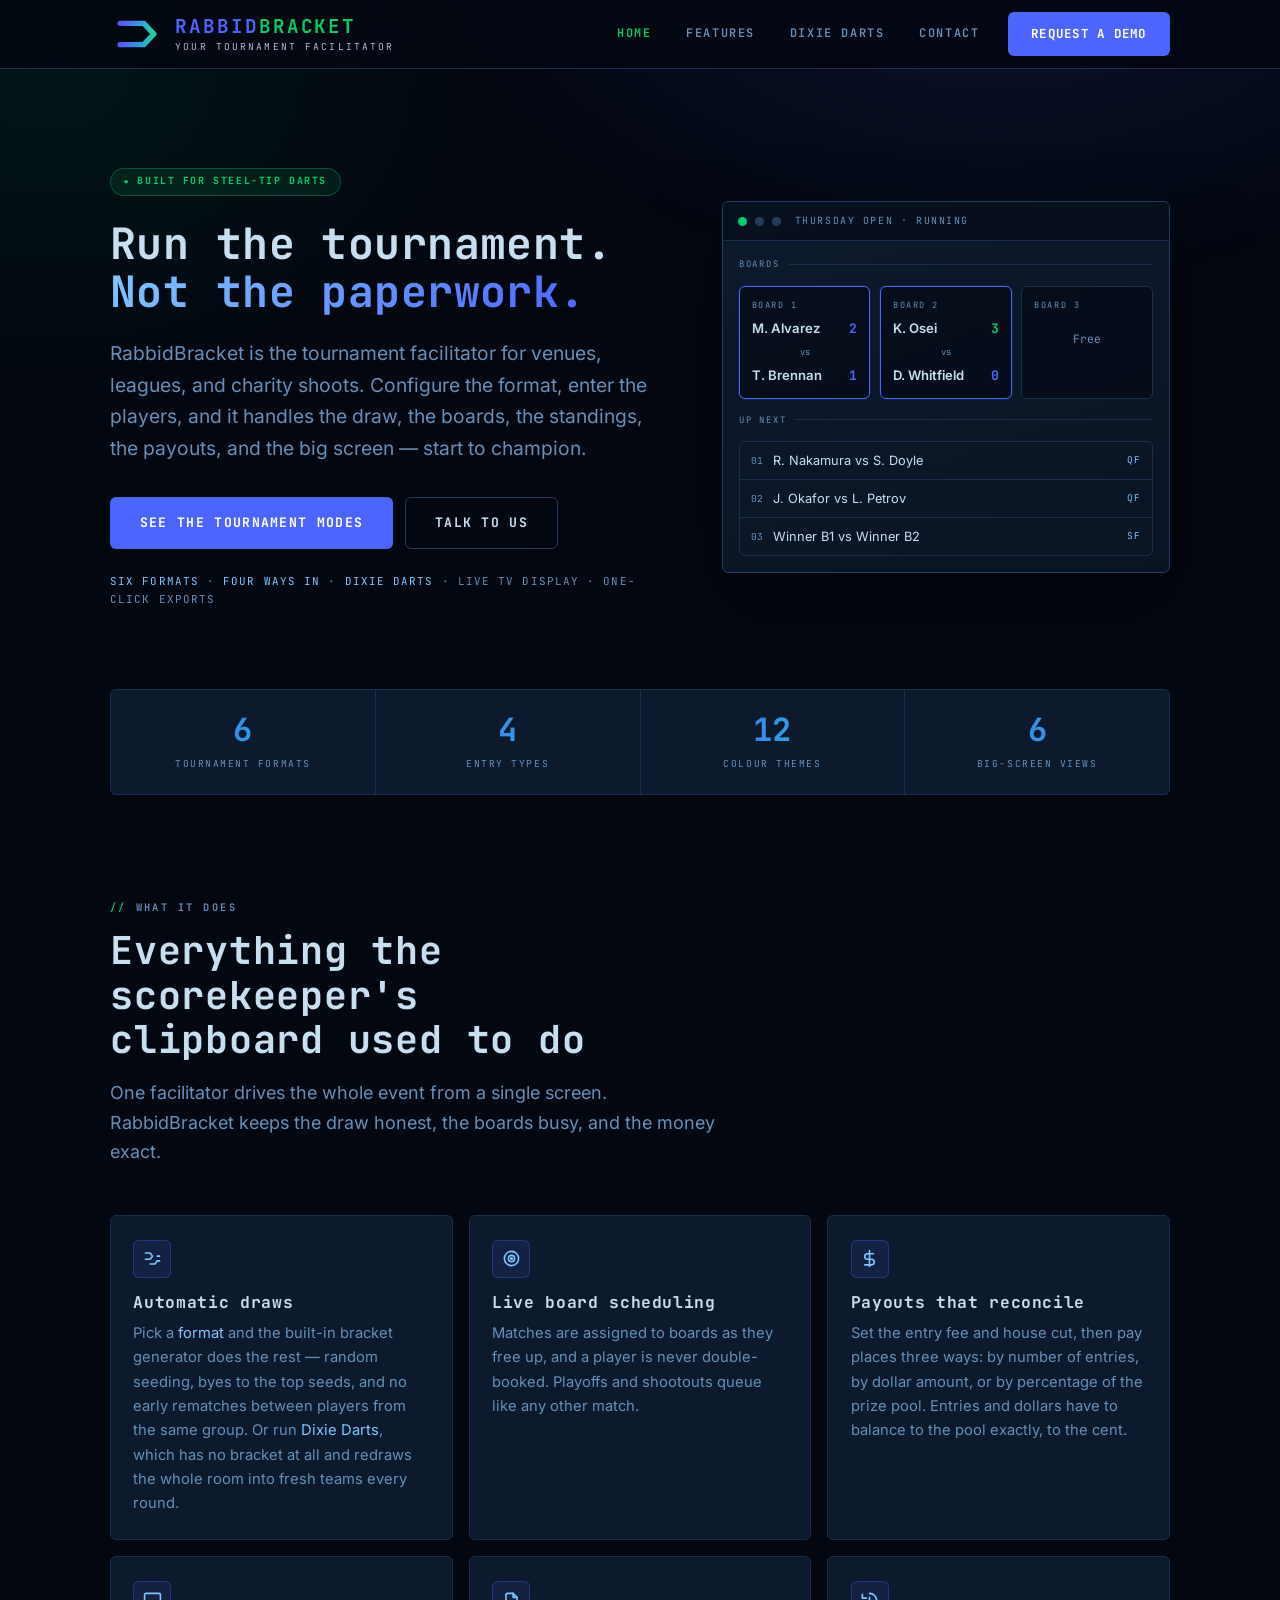
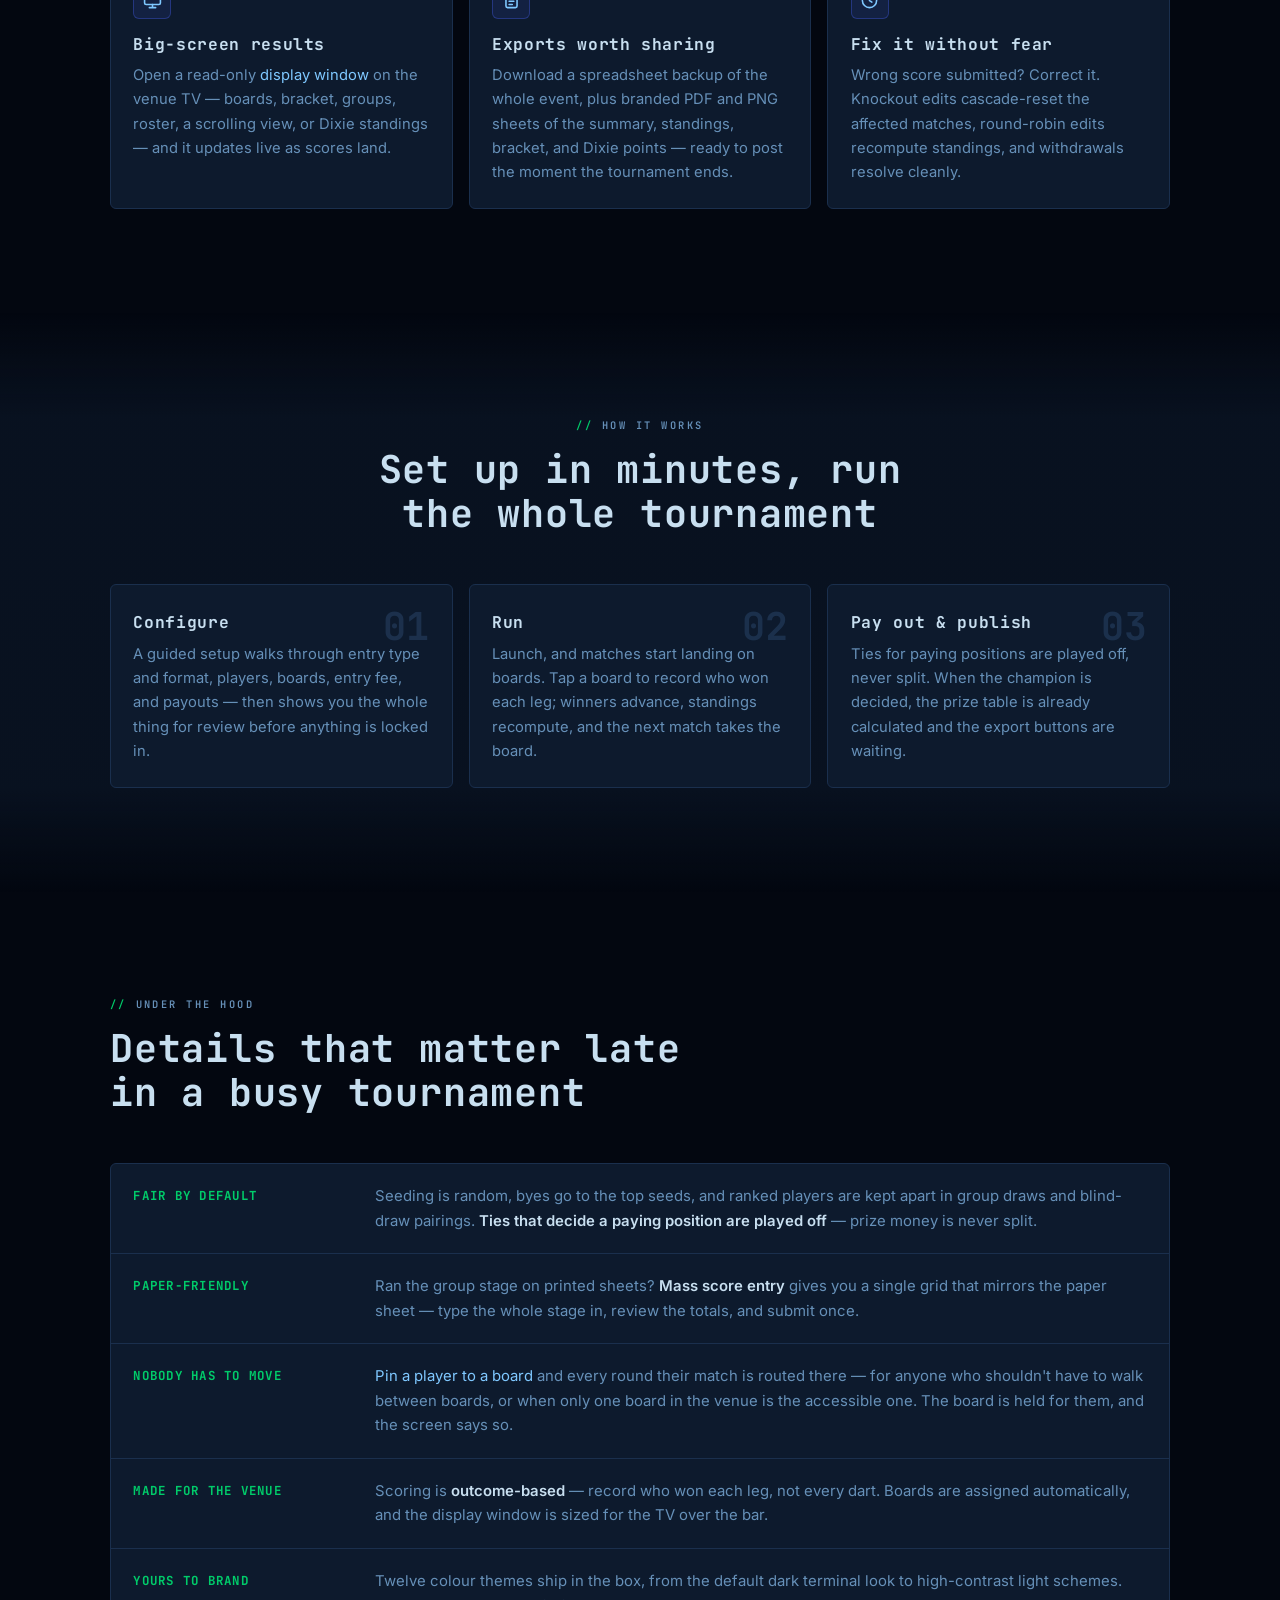
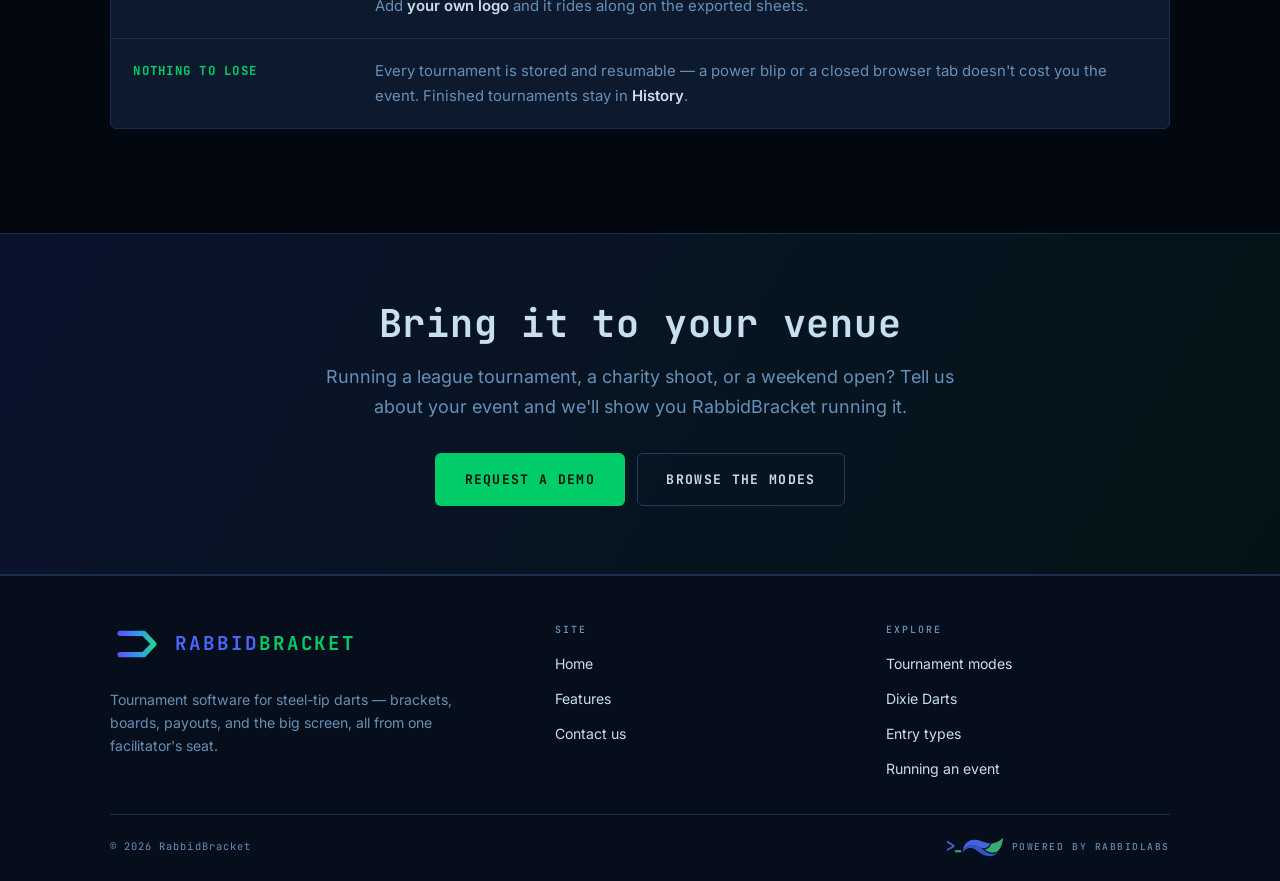
<file: index.html>
<!doctype html>
<html lang="en">
  <head>
    <meta charset="utf-8" />

    <!-- Google Tag Manager -->
    <script>(function(w,d,s,l,i){w[l]=w[l]||[];w[l].push({'gtm.start':
    new Date().getTime(),event:'gtm.js'});var f=d.getElementsByTagName(s)[0],
    j=d.createElement(s),dl=l!='dataLayer'?'&l='+l:'';j.async=true;j.src=
    'https://www.googletagmanager.com/gtm.js?id='+i+dl;f.parentNode.insertBefore(j,f);
    })(window,document,'script','dataLayer','GTM-W3N5BRM5');</script>
    <!-- End Google Tag Manager -->

    <meta name="viewport" content="width=device-width, initial-scale=1" />
    <title>RabbidBracket — Steel-Tip Dart Tournament Software</title>
    <meta
      name="description"
      content="RabbidBracket runs steel-tip dart tournaments at your venue — six formats including Dixie Darts, live scheduling, exact payouts, and a big-screen TV view."
    />
    <meta name="theme-color" content="#030710" />
    <link rel="canonical" href="https://www.rabbidbracket.com/" />

    <link rel="icon" type="image/svg+xml" href="/assets/brand/rabbidbracket-mark.svg" />
    <link rel="icon" type="image/png" sizes="512x512" href="/assets/brand/rabbidbracket-icon.png" />
    <link rel="apple-touch-icon" href="/assets/brand/rabbidbracket-icon.png" />

    <meta property="og:type" content="website" />
    <meta property="og:url" content="https://www.rabbidbracket.com/" />
    <meta property="og:site_name" content="RabbidBracket" />
    <meta property="og:locale" content="en_CA" />
    <meta property="og:title" content="RabbidBracket — Steel-Tip Dart Tournament Software" />
    <meta
      property="og:description"
      content="Configure the format, enter players, auto-generate the bracket, run every board, pay it out — and put a live results screen on the venue TV."
    />
    <meta property="og:image" content="https://www.rabbidbracket.com/assets/img/og-tv-boards.png" />
    <meta property="og:image:secure_url" content="https://www.rabbidbracket.com/assets/img/og-tv-boards.png" />
    <meta property="og:image:type" content="image/png" />
    <meta property="og:image:width" content="1200" />
    <meta property="og:image:height" content="630" />
    <meta property="og:image:alt" content="The RabbidBracket big-screen view on a venue TV: live board cards, an up-next queue, and live tournament standings." />
    <meta name="twitter:card" content="summary_large_image" />
    <meta name="twitter:title" content="RabbidBracket — Steel-Tip Dart Tournament Software" />
    <meta
      name="twitter:description"
      content="Configure the format, enter players, auto-generate the bracket, run every board, pay it out — and put a live results screen on the venue TV."
    />
    <meta name="twitter:image" content="https://www.rabbidbracket.com/assets/img/og-tv-boards.png" />
    <meta name="twitter:image:alt" content="The RabbidBracket big-screen view on a venue TV: live board cards, an up-next queue, and live tournament standings." />

    <link rel="preload" as="font" type="font/woff2" href="/assets/fonts/jetbrains-mono-latin-700-normal.woff2" crossorigin />
    <link rel="preload" as="font" type="font/woff2" href="/assets/fonts/inter-latin-400-normal.woff2" crossorigin />
    <link rel="stylesheet" href="/assets/css/brand.tokens.css" />
    <link rel="stylesheet" href="/assets/css/site.css" />
    <script src="/assets/js/site.js" defer></script>

    <script type="application/ld+json">
      {
        "@context": "https://schema.org",
        "@graph": [
          {
            "@type": "Organization",
            "@id": "https://www.rabbidbracket.com/#organization",
            "name": "RabbidLabs",
            "url": "https://www.rabbidlabs.com",
            "logo": {
              "@type": "ImageObject",
              "url": "https://www.rabbidbracket.com/assets/brand/rabbidlabs-mark.svg"
            }
          },
          {
            "@type": "WebSite",
            "@id": "https://www.rabbidbracket.com/#website",
            "name": "RabbidBracket",
            "url": "https://www.rabbidbracket.com/",
            "inLanguage": "en",
            "publisher": { "@id": "https://www.rabbidbracket.com/#organization" }
          },
          {
            "@type": "SoftwareApplication",
            "@id": "https://www.rabbidbracket.com/#software",
            "name": "RabbidBracket",
            "description": "RabbidBracket runs steel-tip dart tournaments at your venue — six formats including Dixie Darts, live scheduling, exact payouts, and a big-screen TV view.",
            "url": "https://www.rabbidbracket.com/",
            "applicationCategory": "SportsApplication",
            "screenshot": [
              "https://www.rabbidbracket.com/assets/img/og-tv-boards.png",
              "https://www.rabbidbracket.com/assets/img/og-dixie.png"
            ],
            "featureList": [
              "Six tournament formats, including the bracket-free Dixie Darts",
              "Automatic brackets with random seeding and byes to the top seeds",
              "Live board scheduling with no double-booked players",
              "Board pins that keep a player on the same board every round",
              "Payouts by number of entries, dollar amount, or percentage of the prize pool",
              "Big-screen results display for the venue TV",
              "Spreadsheet, PDF, and PNG exports of standings, brackets, and Dixie points",
              "Score corrections that cascade-reset affected matches"
            ],
            "publisher": { "@id": "https://www.rabbidbracket.com/#organization" }
          }
        ]
      }
    </script>
  </head>
  <body>
    <!-- Google Tag Manager (noscript) -->
    <noscript><iframe src="https://www.googletagmanager.com/ns.html?id=GTM-W3N5BRM5"
    height="0" width="0" style="display:none;visibility:hidden"></iframe></noscript>
    <!-- End Google Tag Manager (noscript) -->

    <a class="skip-link" href="#main">Skip to content</a>

    <header class="site-header">
      <div class="wrap header-inner">
        <a class="rb-logo" href="/" aria-label="RabbidBracket — home">
          <img class="rb-logo-icon" src="/assets/brand/rabbidbracket-mark.svg" alt="" aria-hidden="true" width="160" height="120" />
          <span class="rb-logo-text">
            <span class="rb-logo-name"><span class="rb-mark-a">Rabbid</span><span class="rb-mark-b">Bracket</span></span>
            <span class="rb-logo-tagline">Your Tournament Facilitator</span>
          </span>
        </a>

        <button class="nav-toggle" type="button" aria-expanded="false" aria-controls="site-nav" aria-label="Toggle menu">
          <span class="nav-toggle-bars"></span>
        </button>

        <nav class="nav" id="site-nav" aria-label="Main">
          <a class="nav-link" href="/" aria-current="page">Home</a>
          <a class="nav-link" href="/features.html">Features</a>
          <a class="nav-link" href="/dixie-darts.html">Dixie Darts</a>
          <a class="nav-link" href="/contact.html">Contact</a>
          <a class="btn btn--primary nav-cta" href="/contact.html">Request a demo</a>
        </nav>
      </div>
    </header>

    <main id="main">
      <!-- ── Hero ── -->
      <section class="hero">
        <div class="wrap hero-grid">
          <div>
            <p class="hero-badge">Built for steel-tip darts</p>
            <h1>Run the tournament.<br /><span class="grad-text">Not the paperwork.</span></h1>
            <p class="hero-sub">
              RabbidBracket is the tournament facilitator for venues, leagues, and charity shoots. Configure the
              format, enter the players, and it handles the draw, the boards, the standings, the payouts, and the
              big screen — start to champion.
            </p>
            <div class="btn-row">
              <a class="btn btn--primary btn--lg" href="/features.html">See the tournament modes</a>
              <a class="btn btn--ghost btn--lg" href="/contact.html">Talk to us</a>
            </div>
            <p class="hero-note">
              <a href="/features.html#modes">Six formats</a> · <a href="/features.html#entry">Four ways in</a> ·
              <a href="/dixie-darts.html">Dixie Darts</a> · Live TV display · One-click exports
            </p>
          </div>

          <!-- Miniature of the operator screen: boards + up-next queue. -->
          <div class="mock" role="img" aria-label="The RabbidBracket operator screen showing live boards and the up-next queue">
            <div class="mock-bar">
              <span class="mock-dot mock-dot--live"></span>
              <span class="mock-dot"></span>
              <span class="mock-dot"></span>
              <span class="mock-title">Thursday Open · Running</span>
            </div>
            <div class="mock-body">
              <p class="mock-label">Boards</p>
              <div class="mock-boards">
                <div class="mock-board mock-board--live">
                  <span class="mock-board-num">Board 1</span>
                  <span class="mock-player"><span>M. Alvarez</span><span class="mock-score">2</span></span>
                  <span class="mock-vs">vs</span>
                  <span class="mock-player"><span>T. Brennan</span><span class="mock-score">1</span></span>
                </div>
                <div class="mock-board mock-board--live">
                  <span class="mock-board-num">Board 2</span>
                  <span class="mock-player"><span>K. Osei</span><span class="mock-score mock-score--win">3</span></span>
                  <span class="mock-vs">vs</span>
                  <span class="mock-player"><span>D. Whitfield</span><span class="mock-score">0</span></span>
                </div>
                <div class="mock-board">
                  <span class="mock-board-num">Board 3</span>
                  <span class="mock-free">Free</span>
                </div>
              </div>

              <p class="mock-label">Up next</p>
              <div class="mock-queue">
                <div class="mock-queue-row">
                  <span class="mock-queue-pos">01</span>
                  <span class="mock-queue-names">R. Nakamura vs S. Doyle</span>
                  <span class="mock-queue-phase">QF</span>
                </div>
                <div class="mock-queue-row">
                  <span class="mock-queue-pos">02</span>
                  <span class="mock-queue-names">J. Okafor vs L. Petrov</span>
                  <span class="mock-queue-phase">QF</span>
                </div>
                <div class="mock-queue-row">
                  <span class="mock-queue-pos">03</span>
                  <span class="mock-queue-names">Winner B1 vs Winner B2</span>
                  <span class="mock-queue-phase">SF</span>
                </div>
              </div>
            </div>
          </div>
        </div>
      </section>

      <!-- ── Stats ── -->
      <section class="section section--flush">
        <div class="wrap">
          <div class="stats">
            <div class="stat">
              <div class="stat-num">6</div>
              <div class="stat-label">Tournament formats</div>
            </div>
            <div class="stat">
              <div class="stat-num">4</div>
              <div class="stat-label">Entry types</div>
            </div>
            <div class="stat">
              <div class="stat-num">12</div>
              <div class="stat-label">Colour themes</div>
            </div>
            <div class="stat">
              <div class="stat-num">6</div>
              <div class="stat-label">Big-screen views</div>
            </div>
          </div>
        </div>
      </section>

      <!-- ── What it does ── -->
      <section class="section" id="what">
        <div class="wrap">
          <div class="section-head">
            <span class="eyebrow">What it does</span>
            <h2>Everything the scorekeeper's clipboard used to do</h2>
            <p class="lede">
              One facilitator drives the whole event from a single screen. RabbidBracket keeps the draw honest, the
              boards busy, and the money exact.
            </p>
          </div>

          <div class="grid grid--3">
            <article class="card">
              <span class="card-icon" aria-hidden="true">
                <svg viewBox="0 0 24 24" fill="none" stroke="currentColor" stroke-width="2" stroke-linecap="round" stroke-linejoin="round">
                  <path d="M3 5h6l3 4-3 4H3M9 19h6l3-4" /><path d="M18 9h3M18 15h3" />
                </svg>
              </span>
              <h3>Automatic draws</h3>
              <p>
                Pick a <a href="/features.html#modes">format</a> and the built-in bracket generator does the rest —
                random seeding, byes to the top seeds, and no early rematches between players from the same group. Or run
                <a href="/dixie-darts.html">Dixie Darts</a>, which has no bracket at all and redraws the whole room
                into fresh teams every round.
              </p>
            </article>

            <article class="card">
              <span class="card-icon" aria-hidden="true">
                <svg viewBox="0 0 24 24" fill="none" stroke="currentColor" stroke-width="2" stroke-linecap="round" stroke-linejoin="round">
                  <circle cx="12" cy="12" r="9" /><circle cx="12" cy="12" r="4" /><circle cx="12" cy="12" r="1" fill="currentColor" />
                </svg>
              </span>
              <h3>Live board scheduling</h3>
              <p>
                Matches are assigned to boards as they free up, and a player is never double-booked. Playoffs and
                shootouts queue like any other match.
              </p>
            </article>

            <article class="card">
              <span class="card-icon" aria-hidden="true">
                <svg viewBox="0 0 24 24" fill="none" stroke="currentColor" stroke-width="2" stroke-linecap="round" stroke-linejoin="round">
                  <path d="M12 2v20" /><path d="M17 6H9.5a3.5 3.5 0 0 0 0 7h5a3.5 3.5 0 0 1 0 7H6" />
                </svg>
              </span>
              <h3>Payouts that reconcile</h3>
              <p>
                Set the entry fee and house cut, then pay places three ways: by number of entries, by dollar amount,
                or by percentage of the prize pool. Entries and dollars have to balance to the pool exactly, to the
                cent.
              </p>
            </article>

            <article class="card">
              <span class="card-icon" aria-hidden="true">
                <svg viewBox="0 0 24 24" fill="none" stroke="currentColor" stroke-width="2" stroke-linecap="round" stroke-linejoin="round">
                  <rect x="2" y="3" width="20" height="14" rx="2" /><path d="M8 21h8M12 17v4" />
                </svg>
              </span>
              <h3>Big-screen results</h3>
              <p>
                Open a read-only <a href="/features.html#running">display window</a> on the venue TV — boards,
                bracket, groups, roster, a scrolling view, or Dixie standings — and it updates live as scores land.
              </p>
            </article>

            <article class="card">
              <span class="card-icon" aria-hidden="true">
                <svg viewBox="0 0 24 24" fill="none" stroke="currentColor" stroke-width="2" stroke-linecap="round" stroke-linejoin="round">
                  <path d="M14 3v5h5" /><path d="M19 8v11a2 2 0 0 1-2 2H7a2 2 0 0 1-2-2V5a2 2 0 0 1 2-2h7z" />
                  <path d="M9 13h6M9 17h4" />
                </svg>
              </span>
              <h3>Exports worth sharing</h3>
              <p>
                Download a spreadsheet backup of the whole event, plus branded PDF and PNG sheets of the summary,
                standings, bracket, and Dixie points — ready to post the moment the tournament ends.
              </p>
            </article>

            <article class="card">
              <span class="card-icon" aria-hidden="true">
                <svg viewBox="0 0 24 24" fill="none" stroke="currentColor" stroke-width="2" stroke-linecap="round" stroke-linejoin="round">
                  <path d="M3 12a9 9 0 1 0 9-9" /><path d="M3 4v5h5" /><path d="M12 8v4l3 2" />
                </svg>
              </span>
              <h3>Fix it without fear</h3>
              <p>
                Wrong score submitted? Correct it. Knockout edits cascade-reset the affected matches, round-robin
                edits recompute standings, and withdrawals resolve cleanly.
              </p>
            </article>
          </div>
        </div>
      </section>

      <!-- ── How it works ── -->
      <section class="section section--tint" id="how">
        <div class="wrap">
          <div class="section-head section-head--center">
            <span class="eyebrow">How it works</span>
            <h2>Set up in minutes, run the whole tournament</h2>
          </div>

          <div class="grid grid--3">
            <article class="card step">
              <span class="step-num" aria-hidden="true">01</span>
              <h3>Configure</h3>
              <p>
                A guided setup walks through entry type and format, players, boards, entry fee, and payouts — then
                shows you the whole thing for review before anything is locked in.
              </p>
            </article>

            <article class="card step">
              <span class="step-num" aria-hidden="true">02</span>
              <h3>Run</h3>
              <p>
                Launch, and matches start landing on boards. Tap a board to record who won each leg; winners advance,
                standings recompute, and the next match takes the board.
              </p>
            </article>

            <article class="card step">
              <span class="step-num" aria-hidden="true">03</span>
              <h3>Pay out &amp; publish</h3>
              <p>
                Ties for paying positions are played off, never split. When the champion is decided, the prize table
                is already calculated and the export buttons are waiting.
              </p>
            </article>
          </div>
        </div>
      </section>

      <!-- ── Details ── -->
      <section class="section" id="details">
        <div class="wrap">
          <div class="section-head">
            <span class="eyebrow">Under the hood</span>
            <h2>Details that matter late in a busy tournament</h2>
          </div>

          <dl class="rows">
            <div class="row">
              <dt class="row-key">Fair by default</dt>
              <dd class="row-val">
                Seeding is random, byes go to the top seeds, and ranked players are kept apart in group draws and
                blind-draw pairings. <strong>Ties that decide a paying position are played off</strong> — prize money
                is never split.
              </dd>
            </div>
            <div class="row">
              <dt class="row-key">Paper-friendly</dt>
              <dd class="row-val">
                Ran the group stage on printed sheets? <strong>Mass score entry</strong> gives you a single grid that
                mirrors the paper sheet — type the whole stage in, review the totals, and submit once.
              </dd>
            </div>
            <div class="row">
              <dt class="row-key">Nobody has to move</dt>
              <dd class="row-val">
                <a href="/dixie-darts.html#pins">Pin a player to a board</a> and every round their match is routed
                there — for anyone who shouldn't have to walk between boards, or when only one board in the venue is
                the accessible one. The board is held for them, and the screen says so.
              </dd>
            </div>
            <div class="row">
              <dt class="row-key">Made for the venue</dt>
              <dd class="row-val">
                Scoring is <strong>outcome-based</strong> — record who won each leg, not every dart. Boards are
                assigned automatically, and the display window is sized for the TV over the bar.
              </dd>
            </div>
            <div class="row">
              <dt class="row-key">Yours to brand</dt>
              <dd class="row-val">
                Twelve colour themes ship in the box, from the default dark terminal look to high-contrast light
                schemes. Add <strong>your own logo</strong> and it rides along on the exported sheets.
              </dd>
            </div>
            <div class="row">
              <dt class="row-key">Nothing to lose</dt>
              <dd class="row-val">
                Every tournament is stored and resumable — a power blip or a closed browser tab doesn't cost you the
                event. Finished tournaments stay in <strong>History</strong>.
              </dd>
            </div>
          </dl>
        </div>
      </section>
    </main>

    <!-- ── CTA ── -->
    <section class="cta-band">
      <div class="wrap">
        <h2>Bring it to your venue</h2>
        <p class="lede lede--center">
          Running a league tournament, a charity shoot, or a weekend open? Tell us about your event and we'll show you
          RabbidBracket running it.
        </p>
        <div class="btn-row">
          <a class="btn btn--win btn--lg" href="/contact.html">Request a demo</a>
          <a class="btn btn--ghost btn--lg" href="/features.html">Browse the modes</a>
        </div>
      </div>
    </section>

    <footer class="site-footer">
      <div class="wrap">
        <div class="footer-top">
          <div>
            <a class="rb-logo" href="/" aria-label="RabbidBracket — home">
              <img class="rb-logo-icon" src="/assets/brand/rabbidbracket-mark.svg" alt="" aria-hidden="true" width="160" height="120" />
              <span class="rb-logo-text">
                <span class="rb-logo-name"><span class="rb-mark-a">Rabbid</span><span class="rb-mark-b">Bracket</span></span>
              </span>
            </a>
            <p class="footer-blurb">
              Tournament software for steel-tip darts — brackets, boards, payouts, and the big screen, all from one
              facilitator's seat.
            </p>
          </div>

          <div class="footer-col">
            <h2>Site</h2>
            <ul class="footer-links">
              <li><a href="/">Home</a></li>
              <li><a href="/features.html">Features</a></li>
              <li><a href="/contact.html">Contact us</a></li>
            </ul>
          </div>

          <div class="footer-col">
            <h2>Explore</h2>
            <ul class="footer-links">
              <li><a href="/features.html#modes">Tournament modes</a></li>
              <li><a href="/dixie-darts.html">Dixie Darts</a></li>
              <li><a href="/features.html#entry">Entry types</a></li>
              <li><a href="/features.html#running">Running an event</a></li>
            </ul>
          </div>
        </div>

        <div class="footer-bottom">
          <p class="footer-copy">&copy; <span id="year">2026</span> RabbidBracket</p>
          <a class="rb-attribution" href="https://www.rabbidlabs.com">
            <img class="rb-attribution-mark" src="/assets/brand/rabbidlabs-mark.svg" alt="" aria-hidden="true" width="1225" height="423" />
            <span class="rb-attribution-text">Powered by RabbidLabs</span>
          </a>
        </div>
      </div>
    </footer>
  </body>
</html>
</file>
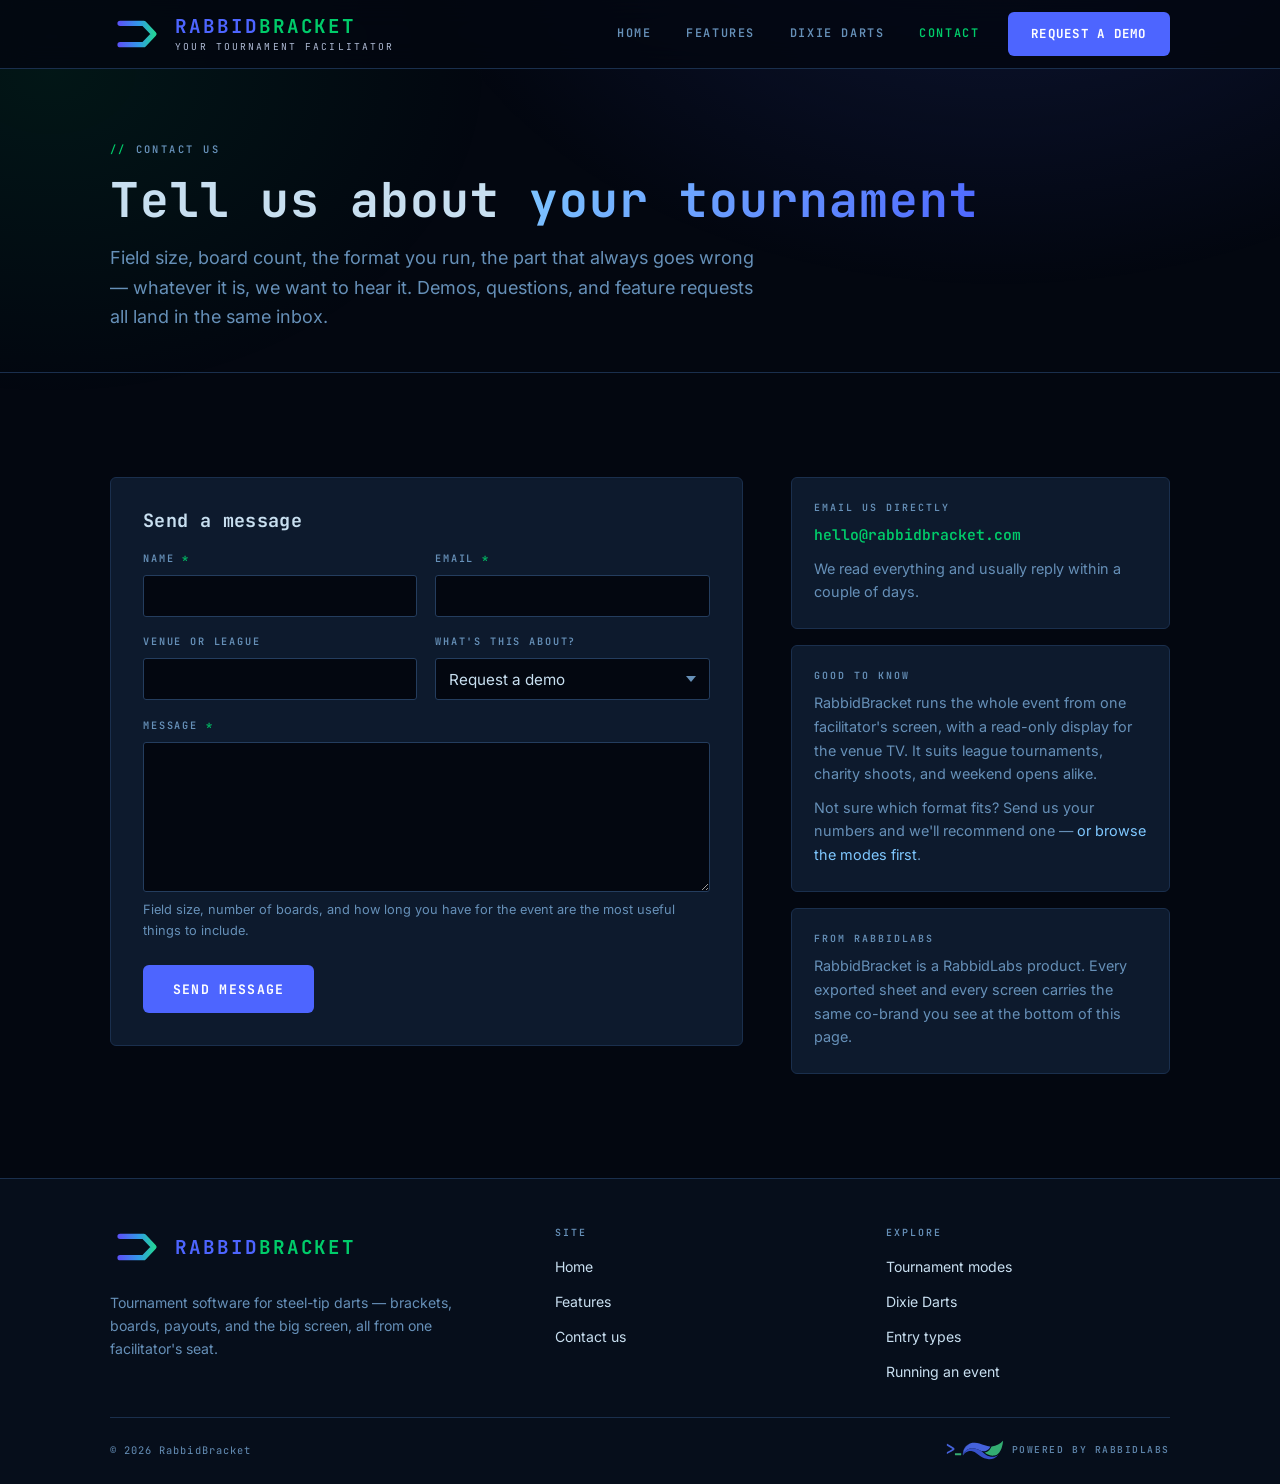
<file: contact.html>
<!doctype html>
<html lang="en">
  <head>
    <meta charset="utf-8" />

    <!-- Google Tag Manager -->
    <script>(function(w,d,s,l,i){w[l]=w[l]||[];w[l].push({'gtm.start':
    new Date().getTime(),event:'gtm.js'});var f=d.getElementsByTagName(s)[0],
    j=d.createElement(s),dl=l!='dataLayer'?'&l='+l:'';j.async=true;j.src=
    'https://www.googletagmanager.com/gtm.js?id='+i+dl;f.parentNode.insertBefore(j,f);
    })(window,document,'script','dataLayer','GTM-W3N5BRM5');</script>
    <!-- End Google Tag Manager -->

    <meta name="viewport" content="width=device-width, initial-scale=1" />
    <title>Contact RabbidBracket — Request a Tournament Demo</title>
    <meta
      name="description"
      content="Request a demo of RabbidBracket, the steel-tip dart tournament software for venues and leagues, or ask us about pricing, formats, or a feature you need."
    />
    <meta name="theme-color" content="#030710" />
    <link rel="canonical" href="https://www.rabbidbracket.com/contact.html" />

    <link rel="icon" type="image/svg+xml" href="/assets/brand/rabbidbracket-mark.svg" />
    <link rel="icon" type="image/png" sizes="512x512" href="/assets/brand/rabbidbracket-icon.png" />
    <link rel="apple-touch-icon" href="/assets/brand/rabbidbracket-icon.png" />

    <meta property="og:type" content="website" />
    <meta property="og:url" content="https://www.rabbidbracket.com/contact.html" />
    <meta property="og:site_name" content="RabbidBracket" />
    <meta property="og:locale" content="en_CA" />
    <meta property="og:title" content="Contact RabbidBracket — Request a Tournament Demo" />
    <meta property="og:description" content="Request a demo or ask us anything about running your tournament." />
    <meta property="og:image" content="https://www.rabbidbracket.com/assets/brand/rabbidbracket-icon.png" />
    <meta property="og:image:secure_url" content="https://www.rabbidbracket.com/assets/brand/rabbidbracket-icon.png" />
    <meta property="og:image:type" content="image/png" />
    <meta property="og:image:width" content="512" />
    <meta property="og:image:height" content="512" />
    <meta property="og:image:alt" content="The RabbidBracket match-point mark" />
    <meta name="twitter:card" content="summary" />
    <meta name="twitter:title" content="Contact RabbidBracket — Request a Tournament Demo" />
    <meta name="twitter:description" content="Request a demo or ask us anything about running your tournament." />
    <meta name="twitter:image" content="https://www.rabbidbracket.com/assets/brand/rabbidbracket-icon.png" />
    <meta name="twitter:image:alt" content="The RabbidBracket match-point mark" />

    <link rel="preload" as="font" type="font/woff2" href="/assets/fonts/jetbrains-mono-latin-700-normal.woff2" crossorigin />
    <link rel="preload" as="font" type="font/woff2" href="/assets/fonts/inter-latin-400-normal.woff2" crossorigin />
    <link rel="stylesheet" href="/assets/css/brand.tokens.css" />
    <link rel="stylesheet" href="/assets/css/site.css" />
    <script src="/assets/js/site.js" defer></script>

    <script type="application/ld+json">
      {
        "@context": "https://schema.org",
        "@graph": [
          {
            "@type": "Organization",
            "@id": "https://www.rabbidbracket.com/#organization",
            "name": "RabbidLabs",
            "url": "https://www.rabbidlabs.com",
            "logo": {
              "@type": "ImageObject",
              "url": "https://www.rabbidbracket.com/assets/brand/rabbidlabs-mark.svg"
            }
          },
          {
            "@type": "WebSite",
            "@id": "https://www.rabbidbracket.com/#website",
            "name": "RabbidBracket",
            "url": "https://www.rabbidbracket.com/",
            "inLanguage": "en",
            "publisher": { "@id": "https://www.rabbidbracket.com/#organization" }
          },
          {
            "@type": "BreadcrumbList",
            "itemListElement": [
              { "@type": "ListItem", "position": 1, "name": "Home", "item": "https://www.rabbidbracket.com/" },
              {
                "@type": "ListItem",
                "position": 2,
                "name": "Contact",
                "item": "https://www.rabbidbracket.com/contact.html"
              }
            ]
          }
        ]
      }
    </script>
  </head>
  <body>
    <!-- Google Tag Manager (noscript) -->
    <noscript><iframe src="https://www.googletagmanager.com/ns.html?id=GTM-W3N5BRM5"
    height="0" width="0" style="display:none;visibility:hidden"></iframe></noscript>
    <!-- End Google Tag Manager (noscript) -->

    <a class="skip-link" href="#main">Skip to content</a>

    <header class="site-header">
      <div class="wrap header-inner">
        <a class="rb-logo" href="/" aria-label="RabbidBracket — home">
          <img class="rb-logo-icon" src="/assets/brand/rabbidbracket-mark.svg" alt="" aria-hidden="true" width="160" height="120" />
          <span class="rb-logo-text">
            <span class="rb-logo-name"><span class="rb-mark-a">Rabbid</span><span class="rb-mark-b">Bracket</span></span>
            <span class="rb-logo-tagline">Your Tournament Facilitator</span>
          </span>
        </a>

        <button class="nav-toggle" type="button" aria-expanded="false" aria-controls="site-nav" aria-label="Toggle menu">
          <span class="nav-toggle-bars"></span>
        </button>

        <nav class="nav" id="site-nav" aria-label="Main">
          <a class="nav-link" href="/">Home</a>
          <a class="nav-link" href="/features.html">Features</a>
          <a class="nav-link" href="/dixie-darts.html">Dixie Darts</a>
          <a class="nav-link" href="/contact.html" aria-current="page">Contact</a>
          <a class="btn btn--primary nav-cta" href="/contact.html">Request a demo</a>
        </nav>
      </div>
    </header>

    <main id="main">
      <section class="page-hero">
        <div class="wrap">
          <span class="eyebrow">Contact us</span>
          <h1>Tell us about <span class="grad-text">your tournament</span></h1>
          <p class="lede">
            Field size, board count, the format you run, the part that always goes wrong — whatever it is, we want to
            hear it. Demos, questions, and feature requests all land in the same inbox.
          </p>
        </div>
      </section>

      <section class="section">
        <div class="wrap contact-grid">
          <div class="form-card">
            <h2 class="form-title">Send a message</h2>

            <form id="contact-form" novalidate>
              <div class="form-grid">
                <div class="field">
                  <label class="field-label" for="name">Name <span class="req" aria-hidden="true">*</span></label>
                  <input class="input" type="text" id="name" name="name" autocomplete="name" required />
                </div>

                <div class="field">
                  <label class="field-label" for="email">Email <span class="req" aria-hidden="true">*</span></label>
                  <input class="input" type="email" id="email" name="email" autocomplete="email" required />
                </div>

                <div class="field">
                  <label class="field-label" for="venue">Venue or league</label>
                  <input class="input" type="text" id="venue" name="venue" autocomplete="organization" />
                </div>

                <div class="field">
                  <label class="field-label" for="topic">What's this about?</label>
                  <select class="select" id="topic" name="topic">
                    <option>Request a demo</option>
                    <option>Question about a format</option>
                    <option>Pricing &amp; availability</option>
                    <option>Feature request</option>
                    <option>Something else</option>
                  </select>
                </div>

                <div class="field field--full">
                  <label class="field-label" for="message">Message <span class="req" aria-hidden="true">*</span></label>
                  <textarea class="textarea" id="message" name="message" required></textarea>
                  <span class="field-hint">
                    Field size, number of boards, and how long you have for the event are the most useful things to
                    include.
                  </span>
                </div>

                <!-- Honeypot: hidden from people, catnip for bots. -->
                <div class="hp" aria-hidden="true">
                  <label for="website">Leave this field empty</label>
                  <input type="text" id="website" name="website" tabindex="-1" autocomplete="off" />
                </div>
              </div>

              <div class="btn-row btn-row--tight">
                <button class="btn btn--primary btn--lg" type="submit">Send message</button>
              </div>

              <p class="form-status" id="form-status" role="status" aria-live="polite"></p>
            </form>
          </div>

          <aside>
            <div class="aside-card">
              <h2 class="aside-label">
                Email us directly
              </h2>
              <a class="contact-link" href="mailto:hello@rabbidbracket.com">hello@rabbidbracket.com</a>
              <p>We read everything and usually reply within a couple of days.</p>
            </div>

            <div class="aside-card">
              <h2 class="aside-label">
                Good to know
              </h2>
              <p>
                RabbidBracket runs the whole event from one facilitator's screen, with a read-only display for the
                venue TV. It suits league tournaments, charity shoots, and weekend opens alike.
              </p>
              <p>
                Not sure which format fits? Send us your numbers and we'll recommend one —
                <a href="/features.html#modes">or browse the modes first</a>.
              </p>
            </div>

            <div class="aside-card">
              <h2 class="aside-label">
                From RabbidLabs
              </h2>
              <p>
                RabbidBracket is a RabbidLabs product. Every exported sheet and every screen carries the same
                co-brand you see at the bottom of this page.
              </p>
            </div>
          </aside>
        </div>
      </section>
    </main>

    <footer class="site-footer">
      <div class="wrap">
        <div class="footer-top">
          <div>
            <a class="rb-logo" href="/" aria-label="RabbidBracket — home">
              <img class="rb-logo-icon" src="/assets/brand/rabbidbracket-mark.svg" alt="" aria-hidden="true" width="160" height="120" />
              <span class="rb-logo-text">
                <span class="rb-logo-name"><span class="rb-mark-a">Rabbid</span><span class="rb-mark-b">Bracket</span></span>
              </span>
            </a>
            <p class="footer-blurb">
              Tournament software for steel-tip darts — brackets, boards, payouts, and the big screen, all from one
              facilitator's seat.
            </p>
          </div>

          <div class="footer-col">
            <h2>Site</h2>
            <ul class="footer-links">
              <li><a href="/">Home</a></li>
              <li><a href="/features.html">Features</a></li>
              <li><a href="/contact.html">Contact us</a></li>
            </ul>
          </div>

          <div class="footer-col">
            <h2>Explore</h2>
            <ul class="footer-links">
              <li><a href="/features.html#modes">Tournament modes</a></li>
              <li><a href="/dixie-darts.html">Dixie Darts</a></li>
              <li><a href="/features.html#entry">Entry types</a></li>
              <li><a href="/features.html#running">Running an event</a></li>
            </ul>
          </div>
        </div>

        <div class="footer-bottom">
          <p class="footer-copy">&copy; <span id="year">2026</span> RabbidBracket</p>
          <a class="rb-attribution" href="https://www.rabbidlabs.com">
            <img class="rb-attribution-mark" src="/assets/brand/rabbidlabs-mark.svg" alt="" aria-hidden="true" width="1225" height="423" />
            <span class="rb-attribution-text">Powered by RabbidLabs</span>
          </a>
        </div>
      </div>
    </footer>
  </body>
</html>
</file>
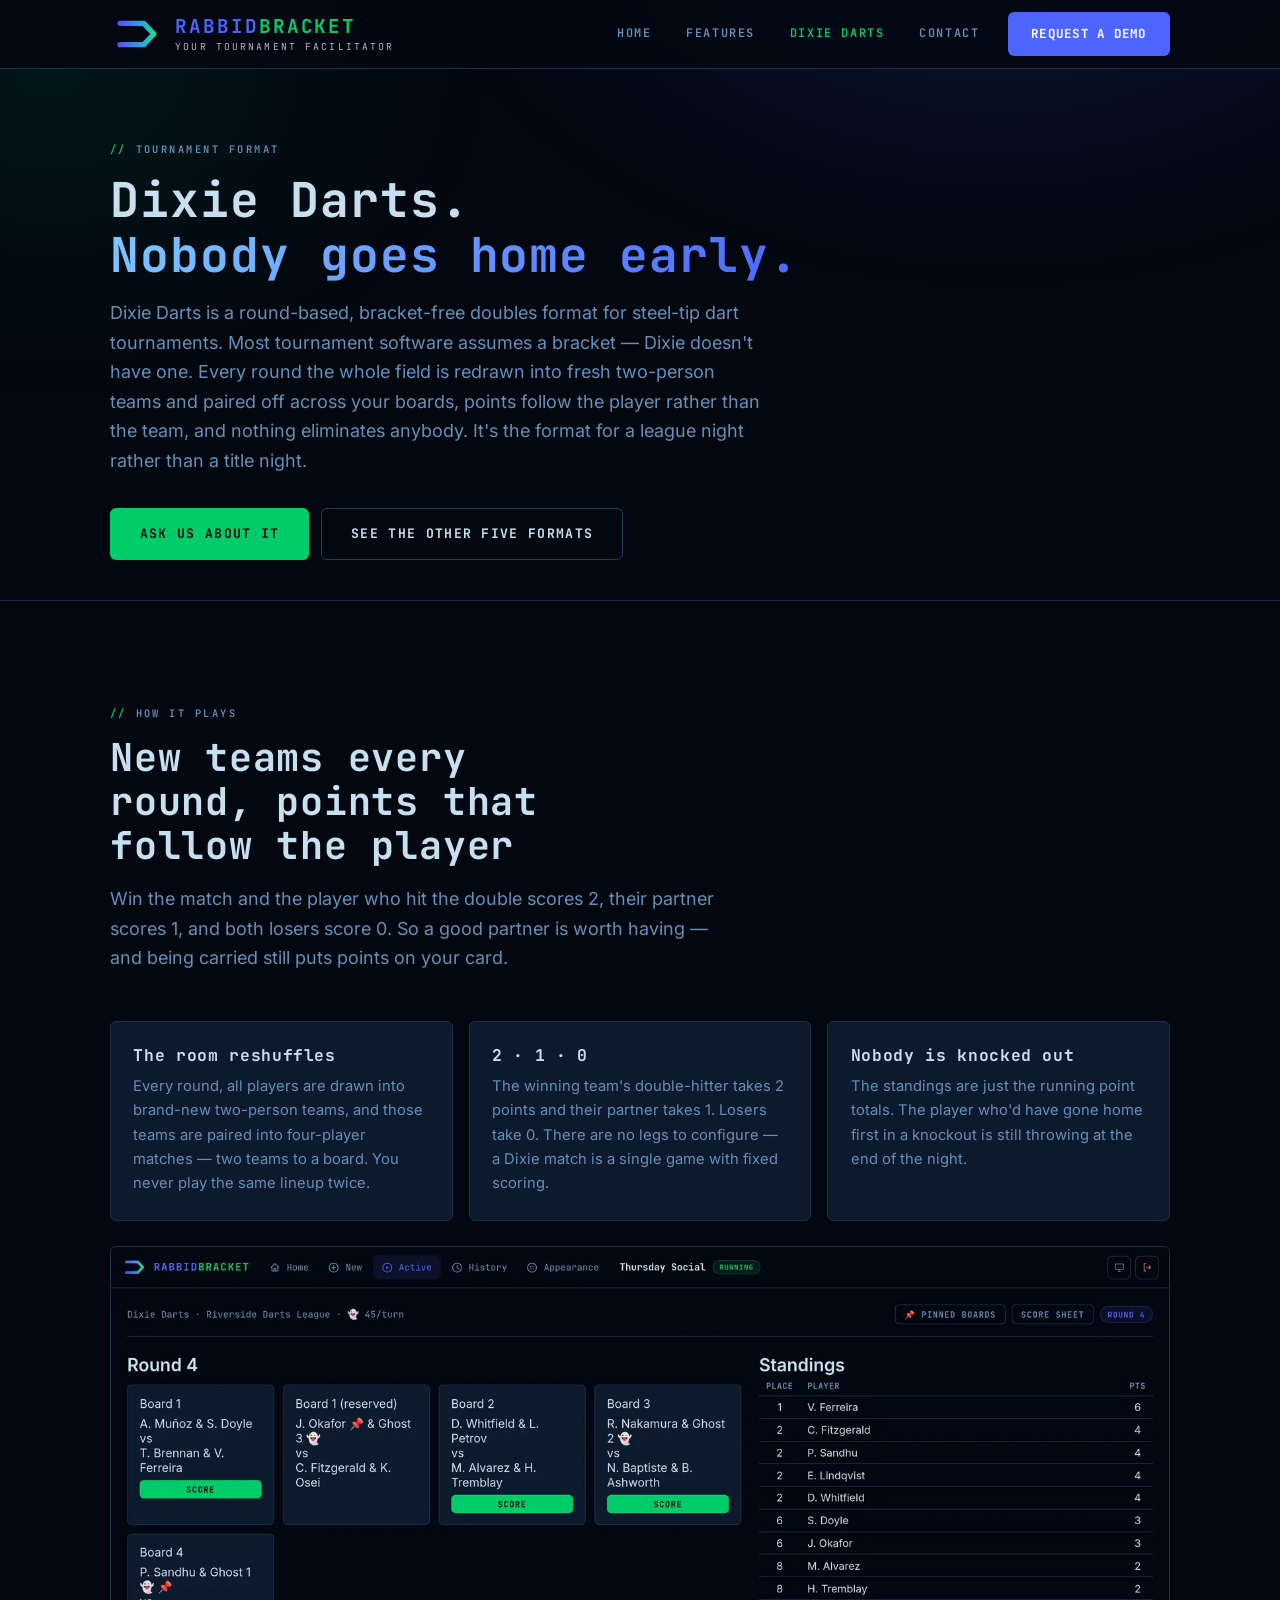
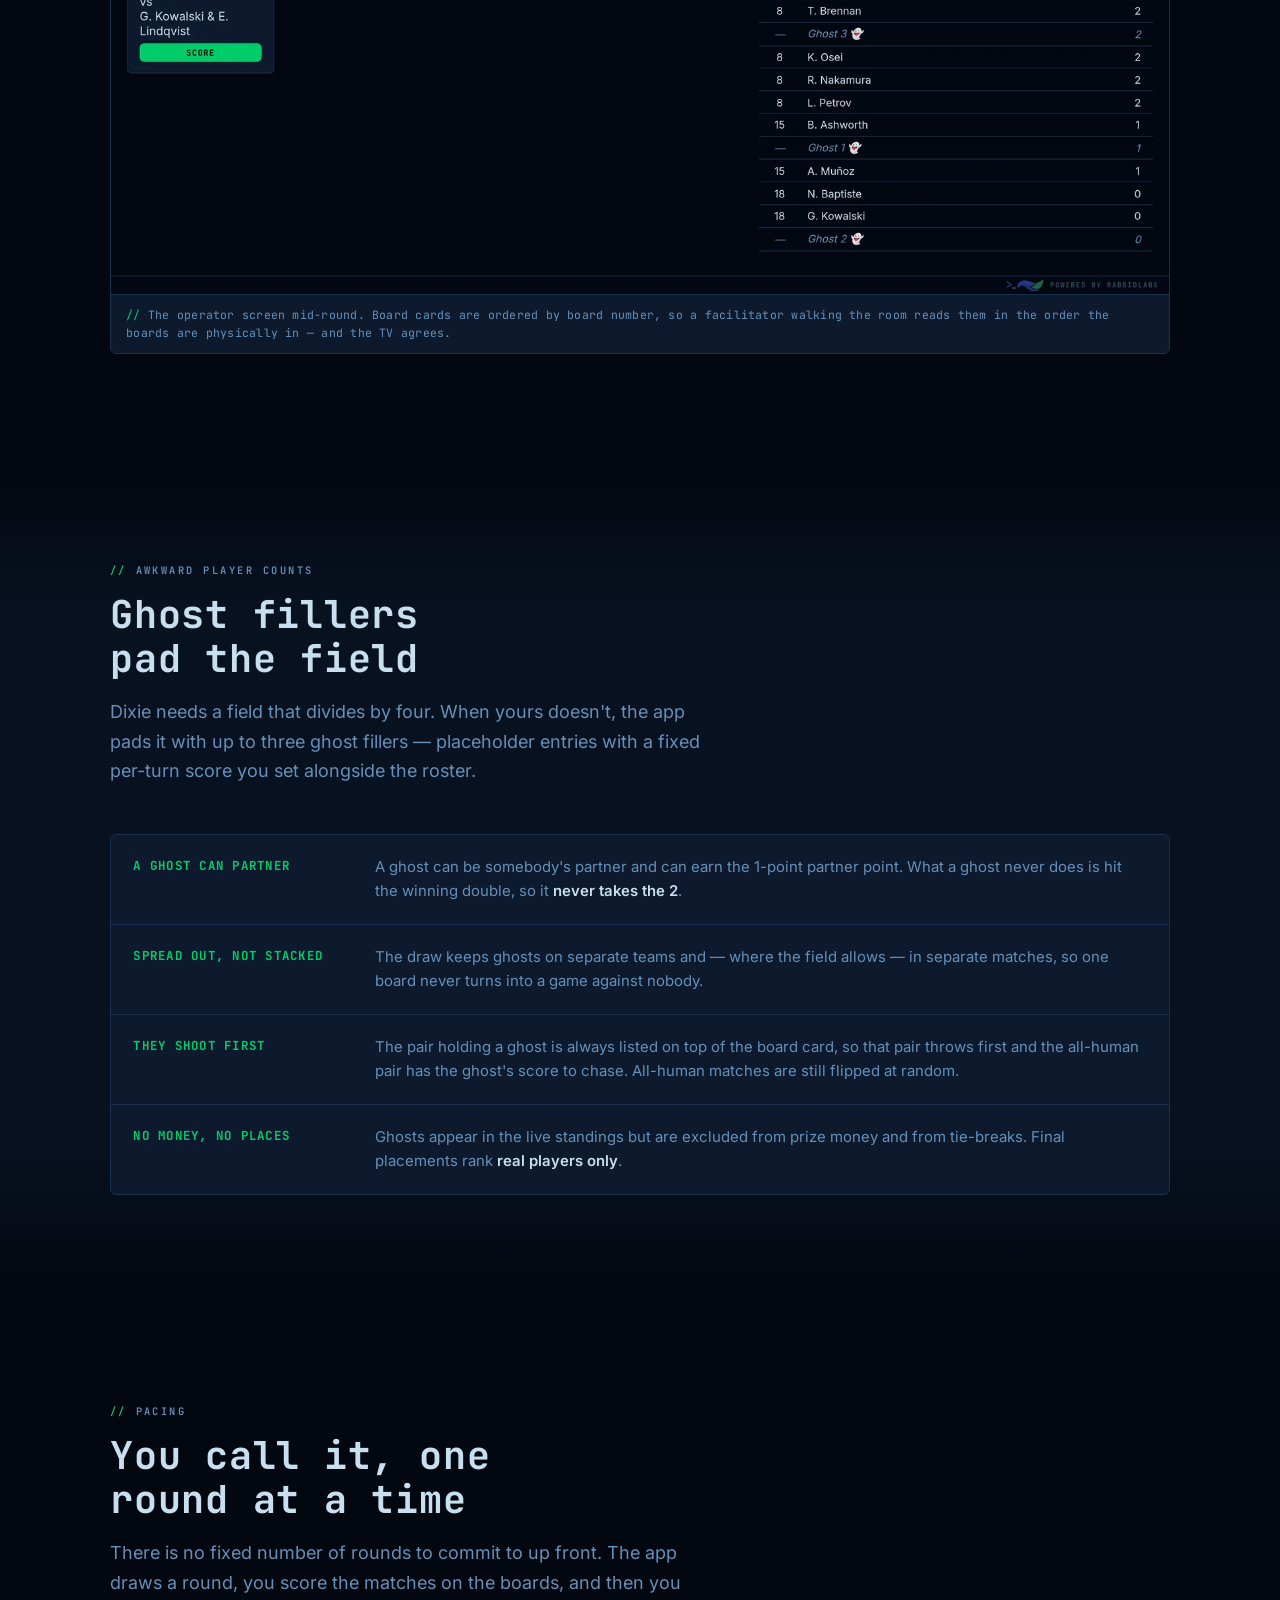
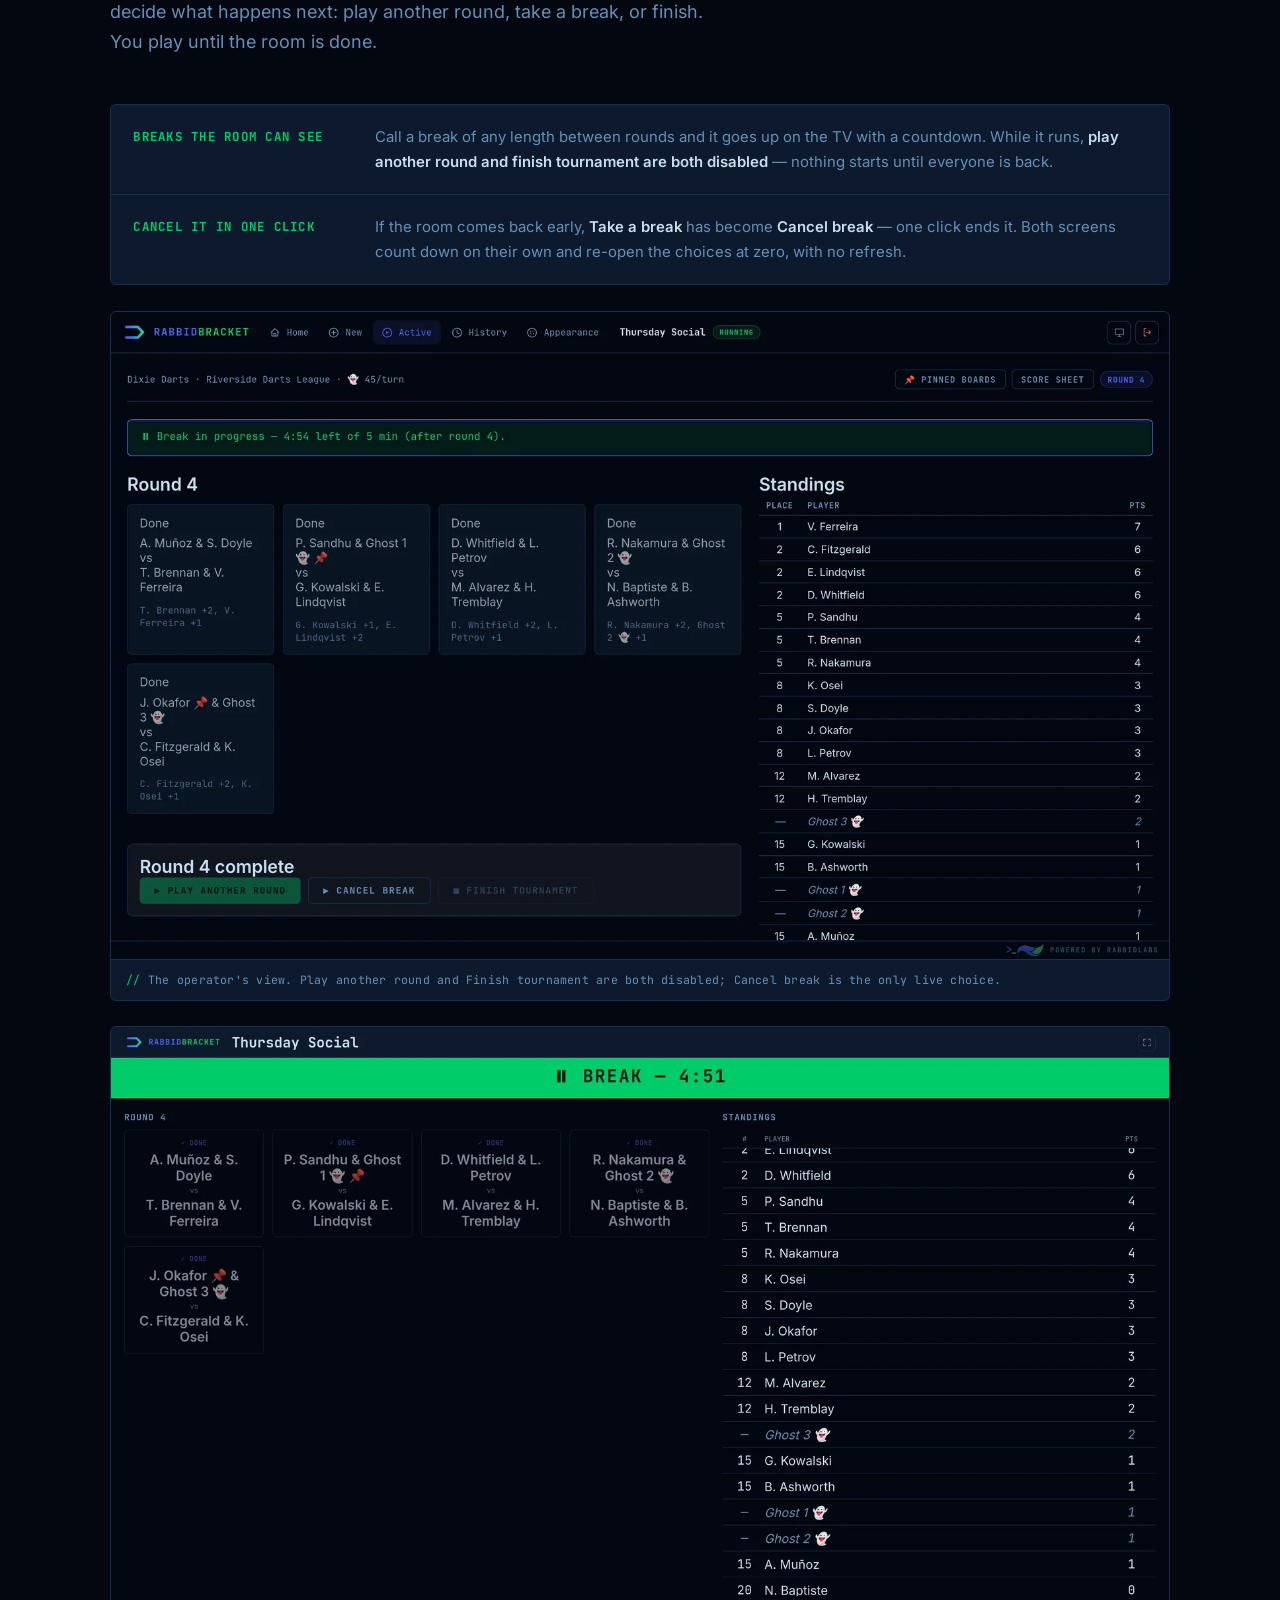
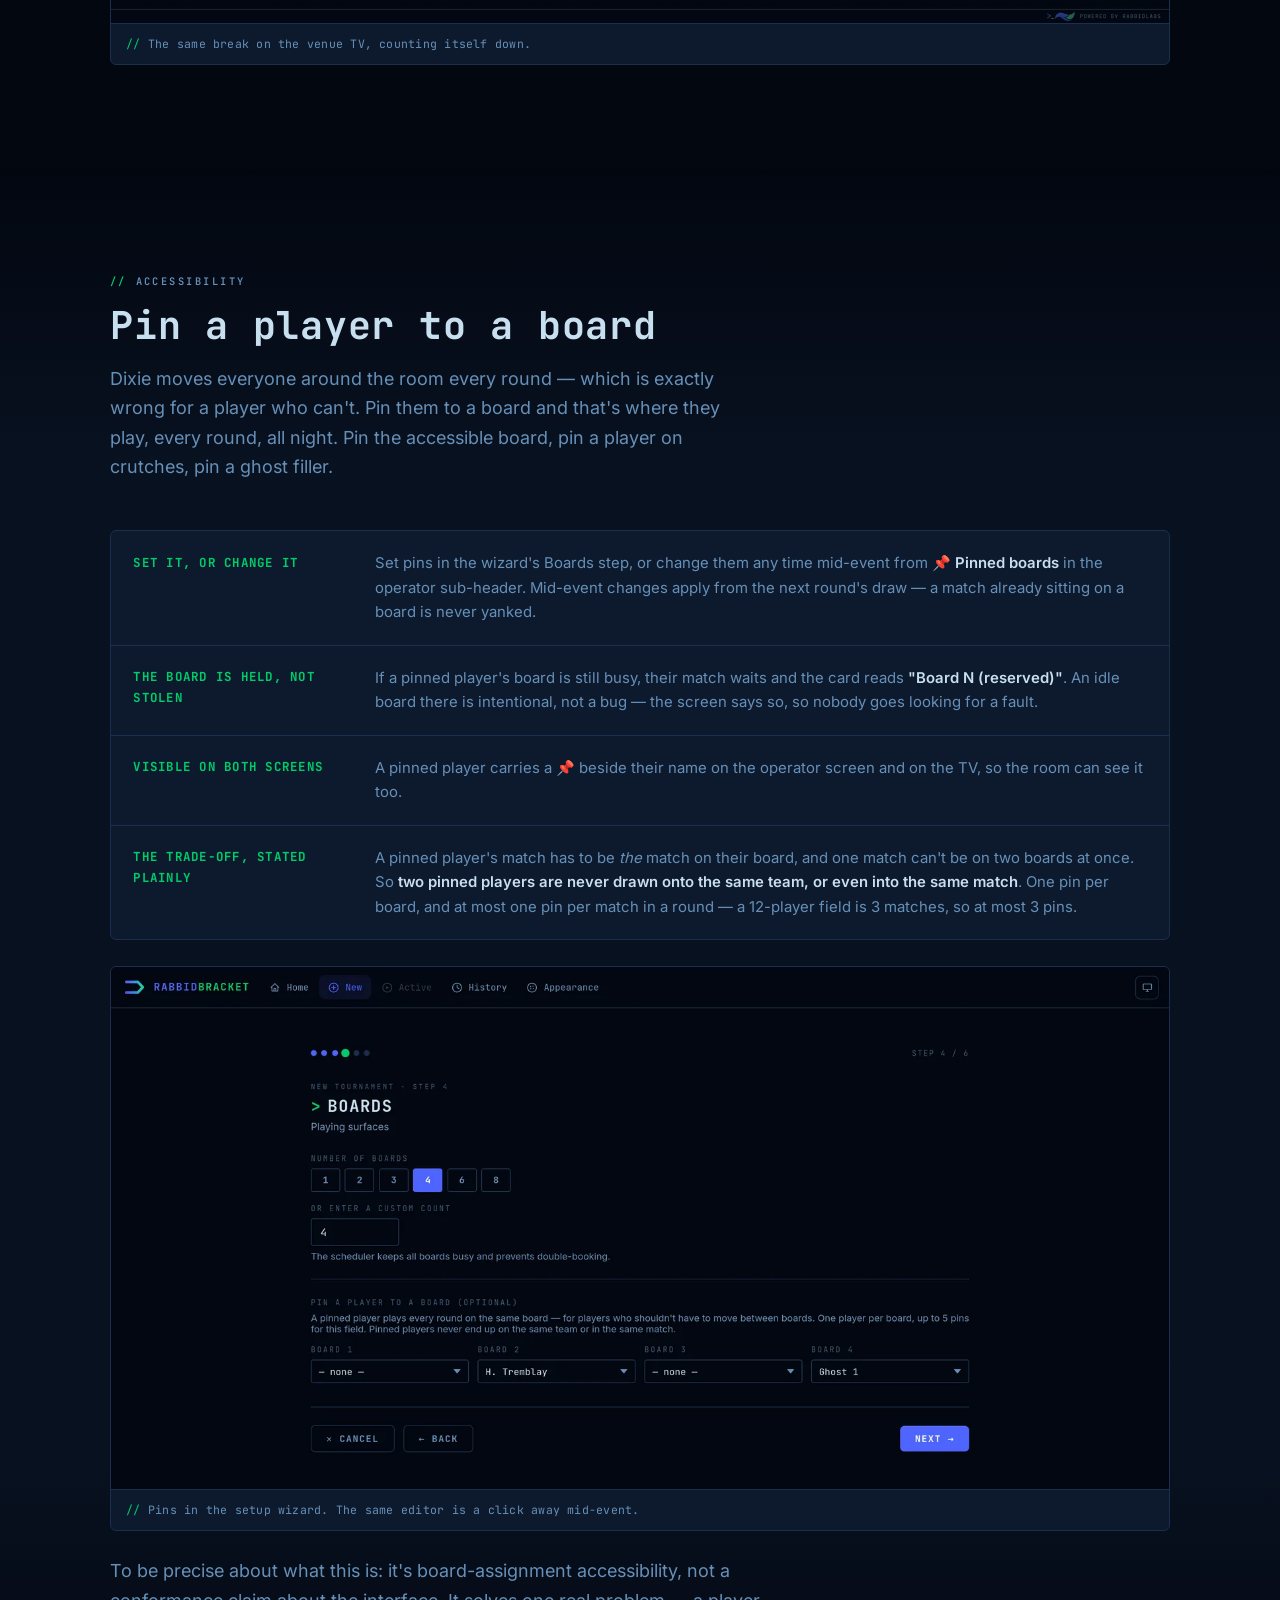
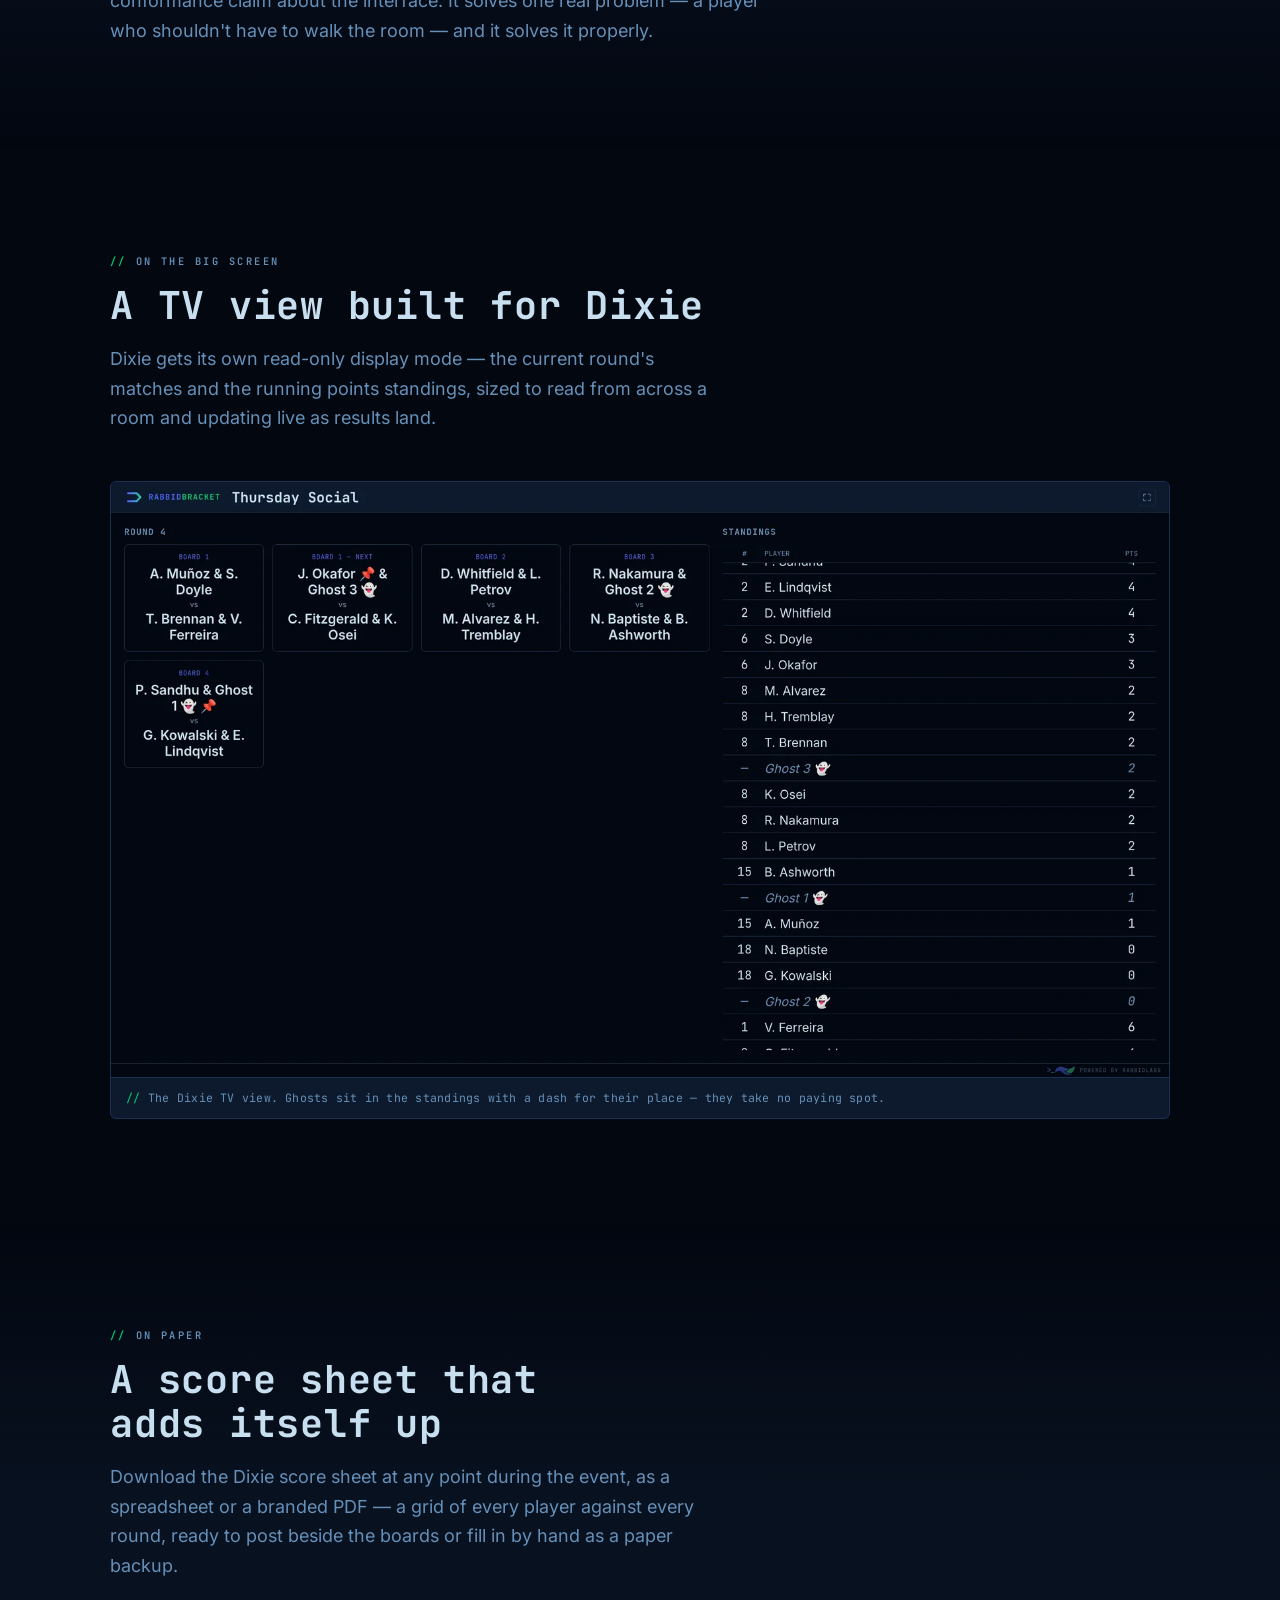
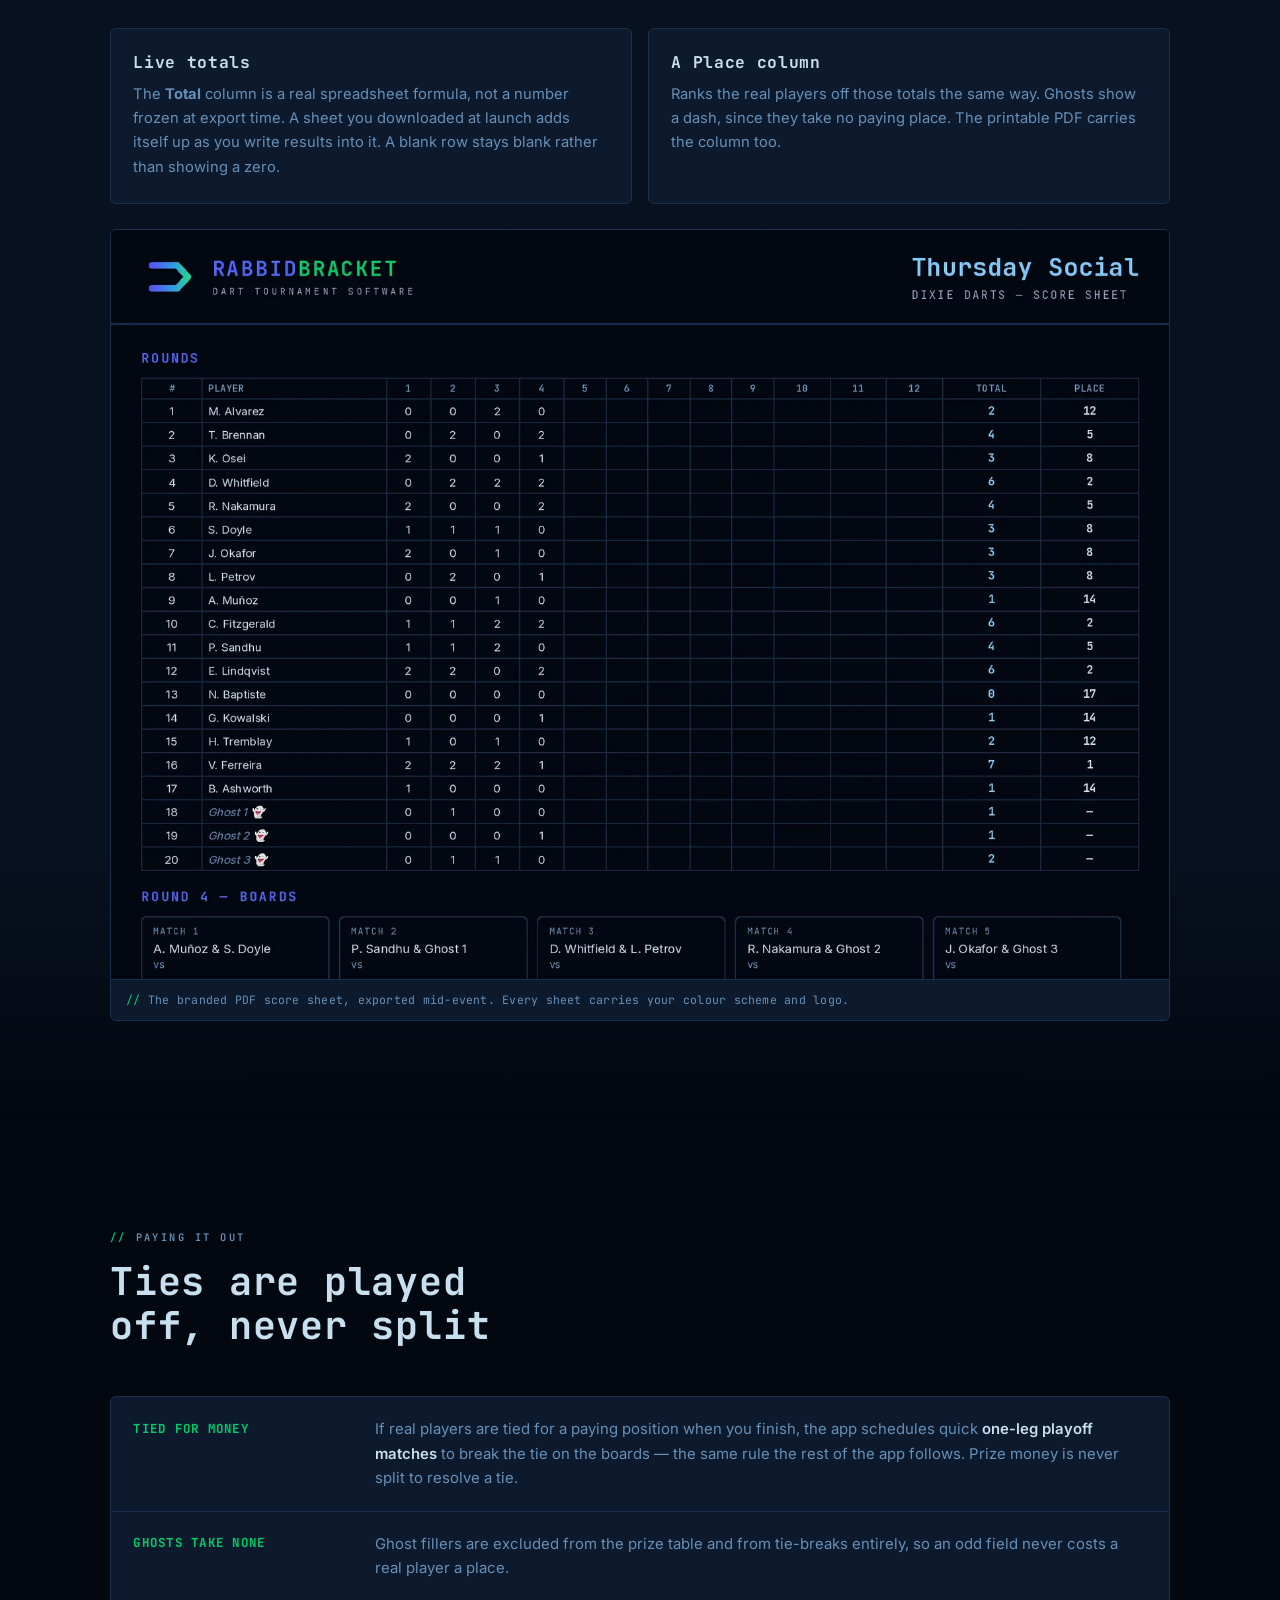
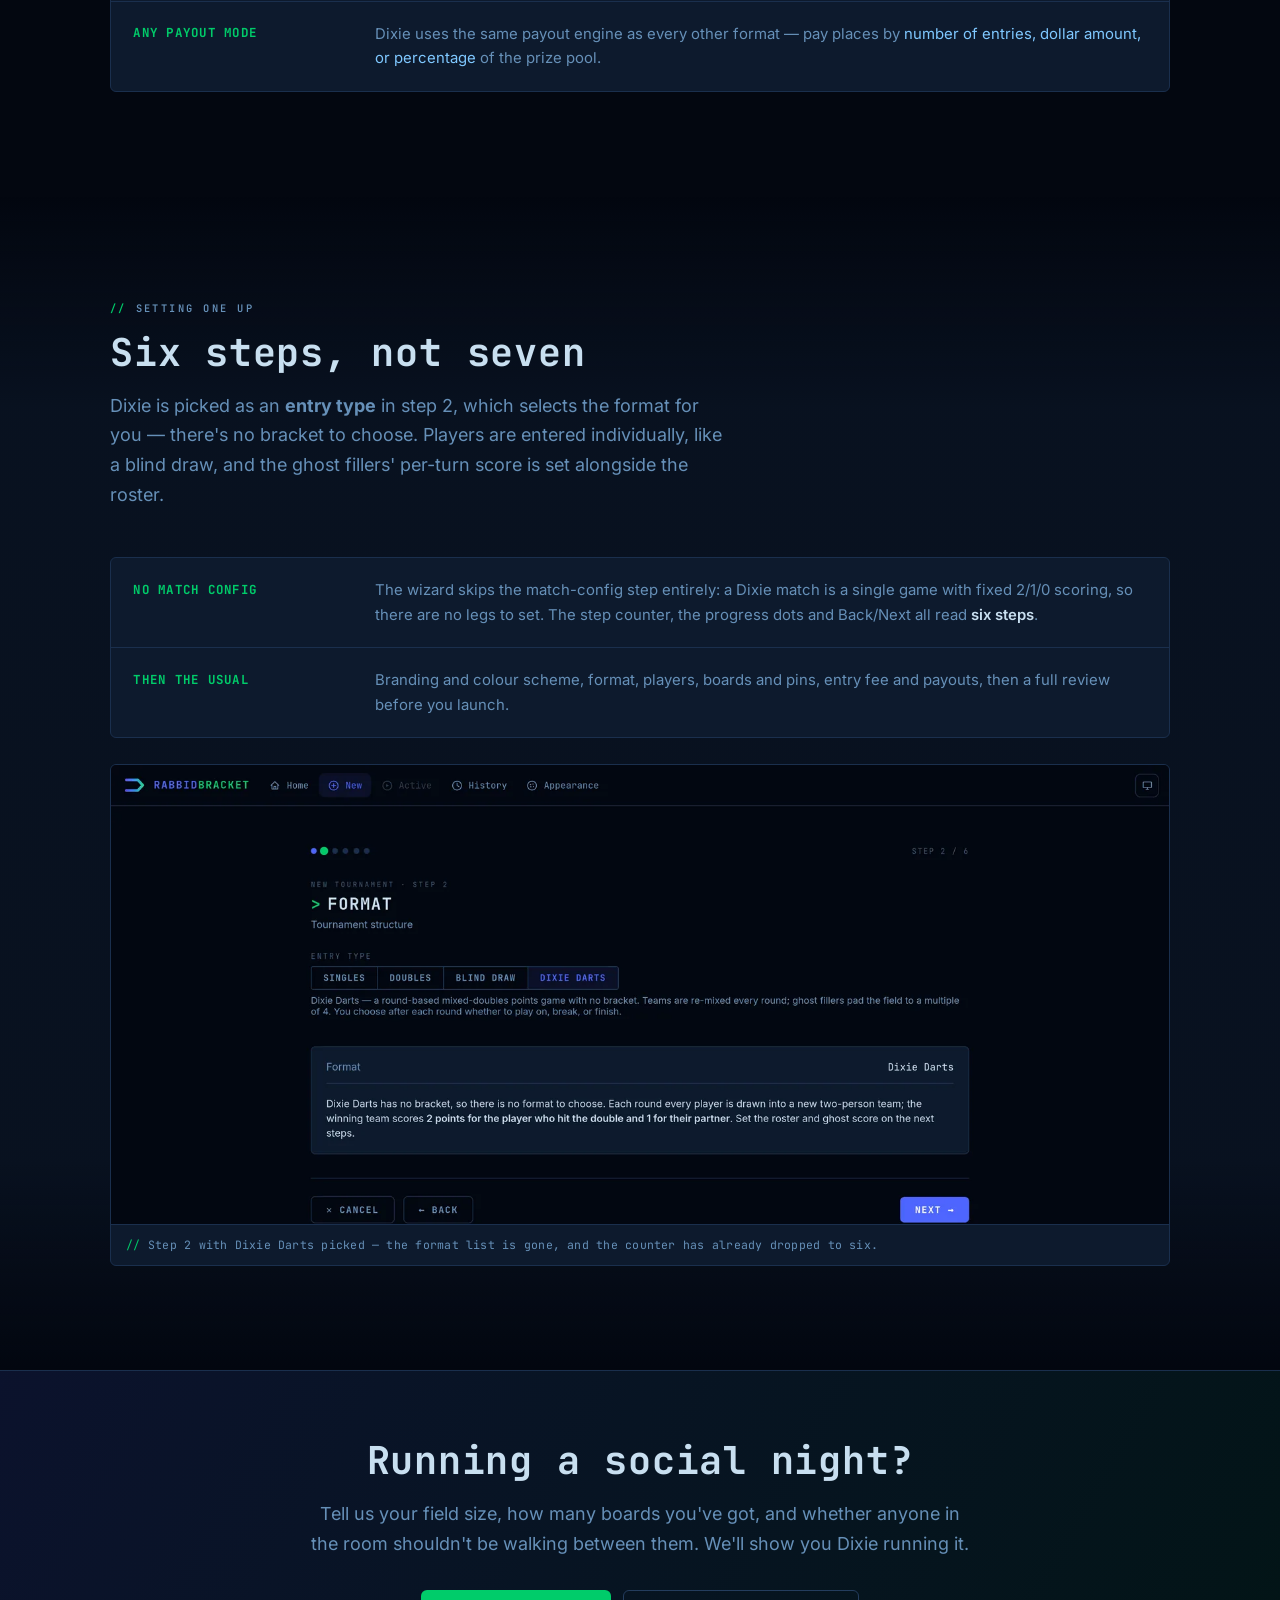
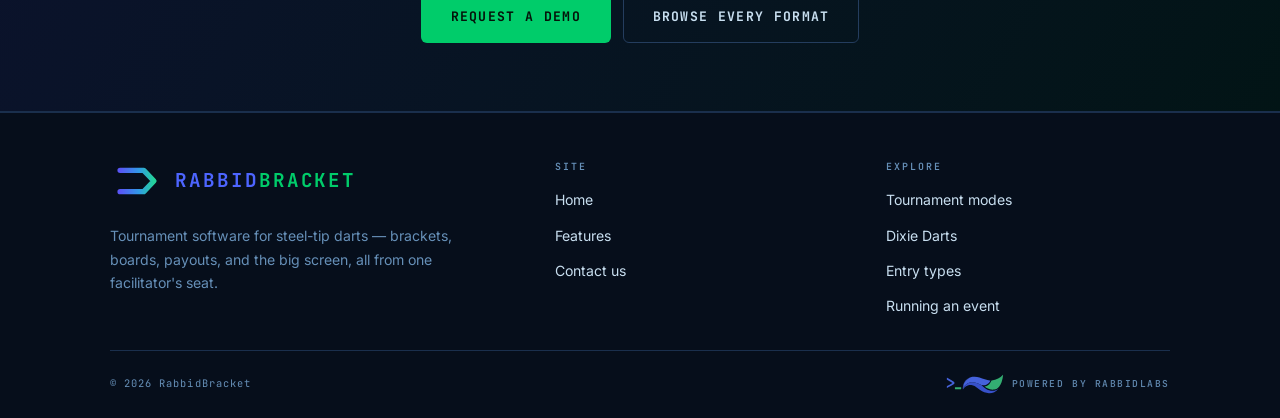
<file: dixie-darts.html>
<!doctype html>
<html lang="en">
  <head>
    <meta charset="utf-8" />

    <!-- Google Tag Manager -->
    <script>(function(w,d,s,l,i){w[l]=w[l]||[];w[l].push({'gtm.start':
    new Date().getTime(),event:'gtm.js'});var f=d.getElementsByTagName(s)[0],
    j=d.createElement(s),dl=l!='dataLayer'?'&l='+l:'';j.async=true;j.src=
    'https://www.googletagmanager.com/gtm.js?id='+i+dl;f.parentNode.insertBefore(j,f);
    })(window,document,'script','dataLayer','GTM-W3N5BRM5');</script>
    <!-- End Google Tag Manager -->

    <meta name="viewport" content="width=device-width, initial-scale=1" />
    <title>Dixie Darts — Round-Based Team Darts | RabbidBracket</title>
    <meta
      name="description"
      content="Dixie Darts is a bracket-free mixed-doubles points game: fresh teams every round, 2/1/0 scoring, ghost fillers for odd fields. Run it in RabbidBracket."
    />
    <meta name="theme-color" content="#030710" />
    <link rel="canonical" href="https://www.rabbidbracket.com/dixie-darts.html" />

    <link rel="icon" type="image/svg+xml" href="/assets/brand/rabbidbracket-mark.svg" />
    <link rel="icon" type="image/png" sizes="512x512" href="/assets/brand/rabbidbracket-icon.png" />
    <link rel="apple-touch-icon" href="/assets/brand/rabbidbracket-icon.png" />

    <meta property="og:type" content="website" />
    <meta property="og:url" content="https://www.rabbidbracket.com/dixie-darts.html" />
    <meta property="og:site_name" content="RabbidBracket" />
    <meta property="og:locale" content="en_CA" />
    <meta property="og:title" content="Dixie Darts — Round-Based Team Darts | RabbidBracket" />
    <meta
      property="og:description"
      content="No bracket, no eliminations. Every round redraws the whole room into fresh two-person teams, and the points follow the player."
    />
    <meta property="og:image" content="https://www.rabbidbracket.com/assets/img/og-dixie.png" />
    <meta property="og:image:secure_url" content="https://www.rabbidbracket.com/assets/img/og-dixie.png" />
    <meta property="og:image:type" content="image/png" />
    <meta property="og:image:width" content="1200" />
    <meta property="og:image:height" content="630" />
    <meta property="og:image:alt" content="The RabbidBracket Dixie Darts big-screen view on a venue TV, showing the round&#39;s board cards and live points standings." />
    <meta name="twitter:card" content="summary_large_image" />
    <meta name="twitter:title" content="Dixie Darts — Round-Based Team Darts | RabbidBracket" />
    <meta
      name="twitter:description"
      content="No bracket, no eliminations. Every round redraws the whole room into fresh two-person teams, and the points follow the player."
    />
    <meta name="twitter:image" content="https://www.rabbidbracket.com/assets/img/og-dixie.png" />
    <meta name="twitter:image:alt" content="The RabbidBracket Dixie Darts big-screen view on a venue TV, showing the round&#39;s board cards and live points standings." />

    <link rel="preload" as="font" type="font/woff2" href="/assets/fonts/jetbrains-mono-latin-700-normal.woff2" crossorigin />
    <link rel="preload" as="font" type="font/woff2" href="/assets/fonts/inter-latin-400-normal.woff2" crossorigin />
    <link rel="stylesheet" href="/assets/css/brand.tokens.css" />
    <link rel="stylesheet" href="/assets/css/site.css" />
    <script src="/assets/js/site.js" defer></script>

    <script type="application/ld+json">
      {
        "@context": "https://schema.org",
        "@graph": [
          {
            "@type": "Organization",
            "@id": "https://www.rabbidbracket.com/#organization",
            "name": "RabbidLabs",
            "url": "https://www.rabbidlabs.com",
            "logo": {
              "@type": "ImageObject",
              "url": "https://www.rabbidbracket.com/assets/brand/rabbidlabs-mark.svg"
            }
          },
          {
            "@type": "WebSite",
            "@id": "https://www.rabbidbracket.com/#website",
            "name": "RabbidBracket",
            "url": "https://www.rabbidbracket.com/",
            "inLanguage": "en",
            "publisher": { "@id": "https://www.rabbidbracket.com/#organization" }
          },
          {
            "@type": "BreadcrumbList",
            "itemListElement": [
              { "@type": "ListItem", "position": 1, "name": "Home", "item": "https://www.rabbidbracket.com/" },
              {
                "@type": "ListItem",
                "position": 2,
                "name": "Features",
                "item": "https://www.rabbidbracket.com/features.html"
              },
              {
                "@type": "ListItem",
                "position": 3,
                "name": "Dixie Darts",
                "item": "https://www.rabbidbracket.com/dixie-darts.html"
              }
            ]
          }
        ]
      }
    </script>
  </head>
  <body>
    <!-- Google Tag Manager (noscript) -->
    <noscript><iframe src="https://www.googletagmanager.com/ns.html?id=GTM-W3N5BRM5"
    height="0" width="0" style="display:none;visibility:hidden"></iframe></noscript>
    <!-- End Google Tag Manager (noscript) -->

    <a class="skip-link" href="#main">Skip to content</a>

    <header class="site-header">
      <div class="wrap header-inner">
        <a class="rb-logo" href="/" aria-label="RabbidBracket — home">
          <img class="rb-logo-icon" src="/assets/brand/rabbidbracket-mark.svg" alt="" aria-hidden="true" width="160" height="120" />
          <span class="rb-logo-text">
            <span class="rb-logo-name"><span class="rb-mark-a">Rabbid</span><span class="rb-mark-b">Bracket</span></span>
            <span class="rb-logo-tagline">Your Tournament Facilitator</span>
          </span>
        </a>

        <button class="nav-toggle" type="button" aria-expanded="false" aria-controls="site-nav" aria-label="Toggle menu">
          <span class="nav-toggle-bars"></span>
        </button>

        <nav class="nav" id="site-nav" aria-label="Main">
          <a class="nav-link" href="/">Home</a>
          <a class="nav-link" href="/features.html">Features</a>
          <a class="nav-link" href="/dixie-darts.html" aria-current="page">Dixie Darts</a>
          <a class="nav-link" href="/contact.html">Contact</a>
          <a class="btn btn--primary nav-cta" href="/contact.html">Request a demo</a>
        </nav>
      </div>
    </header>

    <main id="main">
      <section class="page-hero">
        <div class="wrap">
          <span class="eyebrow">Tournament format</span>
          <h1>Dixie Darts.<br /><span class="grad-text">Nobody goes home early.</span></h1>
          <p class="lede">
            Dixie Darts is a round-based, bracket-free doubles format for steel-tip dart tournaments. Most
            tournament software assumes a bracket — Dixie doesn't have one. Every round the whole field is
            redrawn into fresh two-person teams and paired off across your boards, points follow the player rather
            than the team, and nothing eliminates anybody. It's the format for a league night rather than a title
            night.
          </p>
          <div class="btn-row">
            <a class="btn btn--win btn--lg" href="/contact.html">Ask us about it</a>
            <a class="btn btn--ghost btn--lg" href="/features.html#modes">See the other five formats</a>
          </div>
        </div>
      </section>

      <!-- ── How it plays ── -->
      <section class="section" id="how-it-plays">
        <div class="wrap">
          <div class="section-head">
            <span class="eyebrow">How it plays</span>
            <h2>New teams every round, points that follow the player</h2>
            <p class="lede">
              Win the match and the player who hit the double scores 2, their partner scores 1, and both losers
              score 0. So a good partner is worth having — and being carried still puts points on your card.
            </p>
          </div>

          <div class="grid grid--3">
            <article class="card">
              <h3>The room reshuffles</h3>
              <p>
                Every round, all players are drawn into brand-new two-person teams, and those teams are paired into
                four-player matches — two teams to a board. You never play the same lineup twice.
              </p>
            </article>

            <article class="card">
              <h3>2 &middot; 1 &middot; 0</h3>
              <p>
                The winning team's double-hitter takes 2 points and their partner takes 1. Losers take 0. There are
                no legs to configure — a Dixie match is a single game with fixed scoring.
              </p>
            </article>

            <article class="card">
              <h3>Nobody is knocked out</h3>
              <p>
                The standings are just the running point totals. The player who'd have gone home first in a knockout
                is still throwing at the end of the night.
              </p>
            </article>
          </div>

          <figure class="shot shot--flow">
            <img
              src="/assets/img/dixie-operator.webp"
              alt="The RabbidBracket operator screen during round 4 of a Dixie event: five four-player board cards, one reading Board 1 (reserved) for a pinned player, and a live points standings table beside them."
              width="1600" height="978" loading="lazy" />
            <figcaption class="shot-cap">
              The operator screen mid-round. Board cards are ordered by board number, so a facilitator walking the
              room reads them in the order the boards are physically in — and the TV agrees.
            </figcaption>
          </figure>
        </div>
      </section>

      <!-- ── Ghost fillers ── -->
      <section class="section section--tint" id="ghosts">
        <div class="wrap">
          <div class="section-head">
            <span class="eyebrow">Awkward player counts</span>
            <h2>Ghost fillers pad the field</h2>
            <p class="lede">
              Dixie needs a field that divides by four. When yours doesn't, the app pads it with up to three ghost
              fillers — placeholder entries with a fixed per-turn score you set alongside the roster.
            </p>
          </div>

          <dl class="rows">
            <div class="row">
              <dt class="row-key">A ghost can partner</dt>
              <dd class="row-val">
                A ghost can be somebody's partner and can earn the 1-point partner point. What a ghost never does is
                hit the winning double, so it <strong>never takes the 2</strong>.
              </dd>
            </div>
            <div class="row">
              <dt class="row-key">Spread out, not stacked</dt>
              <dd class="row-val">
                The draw keeps ghosts on separate teams and — where the field allows — in separate matches, so one
                board never turns into a game against nobody.
              </dd>
            </div>
            <div class="row">
              <dt class="row-key">They shoot first</dt>
              <dd class="row-val">
                The pair holding a ghost is always listed on top of the board card, so that pair throws first and the
                all-human pair has the ghost's score to chase. All-human matches are still flipped at random.
              </dd>
            </div>
            <div class="row">
              <dt class="row-key">No money, no places</dt>
              <dd class="row-val">
                Ghosts appear in the live standings but are excluded from prize money and from tie-breaks. Final
                placements rank <strong>real players only</strong>.
              </dd>
            </div>
          </dl>
        </div>
      </section>

      <!-- ── Round by round ── -->
      <section class="section" id="rounds">
        <div class="wrap">
          <div class="section-head">
            <span class="eyebrow">Pacing</span>
            <h2>You call it, one round at a time</h2>
            <p class="lede">
              There is no fixed number of rounds to commit to up front. The app draws a round, you score the matches
              on the boards, and then you decide what happens next: play another round, take a break, or finish.
              You play until the room is done.
            </p>
          </div>

          <dl class="rows">
            <div class="row">
              <dt class="row-key">Breaks the room can see</dt>
              <dd class="row-val">
                Call a break of any length between rounds and it goes up on the TV with a countdown. While it runs,
                <strong>play another round and finish tournament are both disabled</strong> — nothing starts until
                everyone is back.
              </dd>
            </div>
            <div class="row">
              <dt class="row-key">Cancel it in one click</dt>
              <dd class="row-val">
                If the room comes back early, <strong>Take a break</strong> has become <strong>Cancel break</strong> —
                one click ends it. Both screens count down on their own and re-open the choices at zero, with no
                refresh.
              </dd>
            </div>
          </dl>

          <figure class="shot shot--flow">
            <img
              src="/assets/img/dixie-break.webp"
              alt="The operator screen during a break: a banner reads Break in progress, 4 minutes 54 seconds left of 5 minutes, and the Play another round and Finish tournament buttons are disabled while Cancel break stays active."
              width="1600" height="978" loading="lazy" />
            <figcaption class="shot-cap">
              The operator's view. Play another round and Finish tournament are both disabled; Cancel break is the
              only live choice.
            </figcaption>
          </figure>

          <figure class="shot shot--flow">
            <img
              src="/assets/img/dixie-break-tv.webp"
              alt="The venue TV during a break, showing a full-width green bar reading BREAK with a 4 minute 51 second countdown above the round's finished board cards and the points standings."
              width="1600" height="900" loading="lazy" />
            <figcaption class="shot-cap">The same break on the venue TV, counting itself down.</figcaption>
          </figure>
        </div>
      </section>

      <!-- ── Board pins ── -->
      <section class="section section--tint" id="pins">
        <div class="wrap">
          <div class="section-head">
            <span class="eyebrow">Accessibility</span>
            <h2>Pin a player to a board</h2>
            <p class="lede">
              Dixie moves everyone around the room every round — which is exactly wrong for a player who can't. Pin
              them to a board and that's where they play, every round, all night. Pin the accessible board, pin a
              player on crutches, pin a ghost filler.
            </p>
          </div>

          <dl class="rows">
            <div class="row">
              <dt class="row-key">Set it, or change it</dt>
              <dd class="row-val">
                Set pins in the wizard's Boards step, or change them any time mid-event from
                <strong>📌 Pinned boards</strong> in the operator sub-header. Mid-event changes apply from the next
                round's draw — a match already sitting on a board is never yanked.
              </dd>
            </div>
            <div class="row">
              <dt class="row-key">The board is held, not stolen</dt>
              <dd class="row-val">
                If a pinned player's board is still busy, their match waits and the card reads
                <strong>"Board N (reserved)"</strong>. An idle board there is intentional, not a bug — the screen
                says so, so nobody goes looking for a fault.
              </dd>
            </div>
            <div class="row">
              <dt class="row-key">Visible on both screens</dt>
              <dd class="row-val">
                A pinned player carries a 📌 beside their name on the operator screen and on the TV, so the room can
                see it too.
              </dd>
            </div>
            <div class="row">
              <dt class="row-key">The trade-off, stated plainly</dt>
              <dd class="row-val">
                A pinned player's match has to be <em>the</em> match on their board, and one match can't be on two
                boards at once. So <strong>two pinned players are never drawn onto the same team, or even into the
                same match</strong>. One pin per board, and at most one pin per match in a round — a 12-player field
                is 3 matches, so at most 3 pins.
              </dd>
            </div>
          </dl>

          <figure class="shot shot--flow">
            <img
              src="/assets/img/dixie-pins-setup.webp"
              alt="The setup wizard's Boards step with four boards selected and a pin-a-player-to-a-board section below, where board 2 is set to H. Tremblay and board 4 to Ghost 1."
              width="1600" height="789" loading="lazy" />
            <figcaption class="shot-cap">
              Pins in the setup wizard. The same editor is a click away mid-event.
            </figcaption>
          </figure>

          <p class="lede lede--flow">
            To be precise about what this is: it's board-assignment accessibility, not a conformance claim about the
            interface. It solves one real problem — a player who shouldn't have to walk the room — and it solves it
            properly.
          </p>
        </div>
      </section>

      <!-- ── Big screen ── -->
      <section class="section" id="big-screen">
        <div class="wrap">
          <div class="section-head">
            <span class="eyebrow">On the big screen</span>
            <h2>A TV view built for Dixie</h2>
            <p class="lede">
              Dixie gets its own read-only display mode — the current round's matches and the running points
              standings, sized to read from across a room and updating live as results land.
            </p>
          </div>

          <figure class="shot shot--flow">
            <img
              src="/assets/img/dixie-tv.webp"
              alt="The Dixie big-screen view on a venue TV: round 4 board cards on the left with pin and ghost markers, and an auto-scrolling points standings table on the right."
              width="1600" height="900" loading="lazy" />
            <figcaption class="shot-cap">
              The Dixie TV view. Ghosts sit in the standings with a dash for their place — they take no paying spot.
            </figcaption>
          </figure>
        </div>
      </section>

      <!-- ── On paper ── -->
      <section class="section section--tint" id="paper">
        <div class="wrap">
          <div class="section-head">
            <span class="eyebrow">On paper</span>
            <h2>A score sheet that adds itself up</h2>
            <p class="lede">
              Download the Dixie score sheet at any point during the event, as a spreadsheet or a branded PDF — a
              grid of every player against every round, ready to post beside the boards or fill in by hand as a
              paper backup.
            </p>
          </div>

          <div class="grid grid--2">
            <article class="card">
              <h3>Live totals</h3>
              <p>
                The <strong>Total</strong> column is a real spreadsheet formula, not a number frozen at export time.
                A sheet you downloaded at launch adds itself up as you write results into it. A blank row stays
                blank rather than showing a zero.
              </p>
            </article>

            <article class="card">
              <h3>A Place column</h3>
              <p>
                Ranks the real players off those totals the same way. Ghosts show a dash, since they take no paying
                place. The printable PDF carries the column too.
              </p>
            </article>
          </div>

          <figure class="shot shot--flow">
            <img
              src="/assets/img/dixie-scoresheet.webp"
              alt="A branded Dixie Darts score sheet: a grid of twenty players against twelve round columns with four rounds filled in, a Total column and a Place column at the right, ghost fillers showing a dash for place, and the round's board assignments beneath."
              width="1600" height="1132" loading="lazy" />
            <figcaption class="shot-cap">
              The branded PDF score sheet, exported mid-event. Every sheet carries your colour scheme and logo.
            </figcaption>
          </figure>
        </div>
      </section>

      <!-- ── Money ── -->
      <section class="section" id="money">
        <div class="wrap">
          <div class="section-head">
            <span class="eyebrow">Paying it out</span>
            <h2>Ties are played off, never split</h2>
          </div>

          <dl class="rows">
            <div class="row">
              <dt class="row-key">Tied for money</dt>
              <dd class="row-val">
                If real players are tied for a paying position when you finish, the app schedules quick
                <strong>one-leg playoff matches</strong> to break the tie on the boards — the same rule the rest of
                the app follows. Prize money is never split to resolve a tie.
              </dd>
            </div>
            <div class="row">
              <dt class="row-key">Ghosts take none</dt>
              <dd class="row-val">
                Ghost fillers are excluded from the prize table and from tie-breaks entirely, so an odd field never
                costs a real player a place.
              </dd>
            </div>
            <div class="row">
              <dt class="row-key">Any payout mode</dt>
              <dd class="row-val">
                Dixie uses the same payout engine as every other format — pay places by
                <a href="/features.html#running">number of entries, dollar amount, or percentage</a> of the prize
                pool.
              </dd>
            </div>
          </dl>
        </div>
      </section>

      <!-- ── Setup ── -->
      <section class="section section--tint" id="setup">
        <div class="wrap">
          <div class="section-head">
            <span class="eyebrow">Setting one up</span>
            <h2>Six steps, not seven</h2>
            <p class="lede">
              Dixie is picked as an <strong>entry type</strong> in step 2, which selects the format for you — there's
              no bracket to choose. Players are entered individually, like a blind draw, and the ghost fillers'
              per-turn score is set alongside the roster.
            </p>
          </div>

          <dl class="rows">
            <div class="row">
              <dt class="row-key">No match config</dt>
              <dd class="row-val">
                The wizard skips the match-config step entirely: a Dixie match is a single game with fixed 2/1/0
                scoring, so there are no legs to set. The step counter, the progress dots and Back/Next all read
                <strong>six steps</strong>.
              </dd>
            </div>
            <div class="row">
              <dt class="row-key">Then the usual</dt>
              <dd class="row-val">
                Branding and colour scheme, format, players, boards and pins, entry fee and payouts, then a full
                review before you launch.
              </dd>
            </div>
          </dl>

          <figure class="shot shot--flow">
            <img
              src="/assets/img/dixie-setup-step2.webp"
              alt="Step 2 of the setup wizard with Dixie Darts chosen as the entry type: the step counter reads STEP 2 of 6, the format cards are replaced by a panel explaining that Dixie Darts has no bracket so there is no format to choose, and the winning team scores 2 points for the double-hitter and 1 for their partner."
              width="1600" height="694" loading="lazy" />
            <figcaption class="shot-cap">
              Step 2 with Dixie Darts picked — the format list is gone, and the counter has already dropped to six.
            </figcaption>
          </figure>
        </div>
      </section>
    </main>

    <section class="cta-band">
      <div class="wrap">
        <h2>Running a social night?</h2>
        <p class="lede lede--center">
          Tell us your field size, how many boards you've got, and whether anyone in the room shouldn't be walking
          between them. We'll show you Dixie running it.
        </p>
        <div class="btn-row">
          <a class="btn btn--win btn--lg" href="/contact.html">Request a demo</a>
          <a class="btn btn--ghost btn--lg" href="/features.html">Browse every format</a>
        </div>
      </div>
    </section>

    <footer class="site-footer">
      <div class="wrap">
        <div class="footer-top">
          <div>
            <a class="rb-logo" href="/" aria-label="RabbidBracket — home">
              <img class="rb-logo-icon" src="/assets/brand/rabbidbracket-mark.svg" alt="" aria-hidden="true" width="160" height="120" />
              <span class="rb-logo-text">
                <span class="rb-logo-name"><span class="rb-mark-a">Rabbid</span><span class="rb-mark-b">Bracket</span></span>
              </span>
            </a>
            <p class="footer-blurb">
              Tournament software for steel-tip darts — brackets, boards, payouts, and the big screen, all from one
              facilitator's seat.
            </p>
          </div>

          <div class="footer-col">
            <h2>Site</h2>
            <ul class="footer-links">
              <li><a href="/">Home</a></li>
              <li><a href="/features.html">Features</a></li>
              <li><a href="/contact.html">Contact us</a></li>
            </ul>
          </div>

          <div class="footer-col">
            <h2>Explore</h2>
            <ul class="footer-links">
              <li><a href="/features.html#modes">Tournament modes</a></li>
              <li><a href="/dixie-darts.html">Dixie Darts</a></li>
              <li><a href="/features.html#entry">Entry types</a></li>
              <li><a href="/features.html#running">Running an event</a></li>
            </ul>
          </div>
        </div>

        <div class="footer-bottom">
          <p class="footer-copy">&copy; <span id="year">2026</span> RabbidBracket</p>
          <a class="rb-attribution" href="https://www.rabbidlabs.com">
            <img class="rb-attribution-mark" src="/assets/brand/rabbidlabs-mark.svg" alt="" aria-hidden="true" width="1225" height="423" />
            <span class="rb-attribution-text">Powered by RabbidLabs</span>
          </a>
        </div>
      </div>
    </footer>
  </body>
</html>
</file>
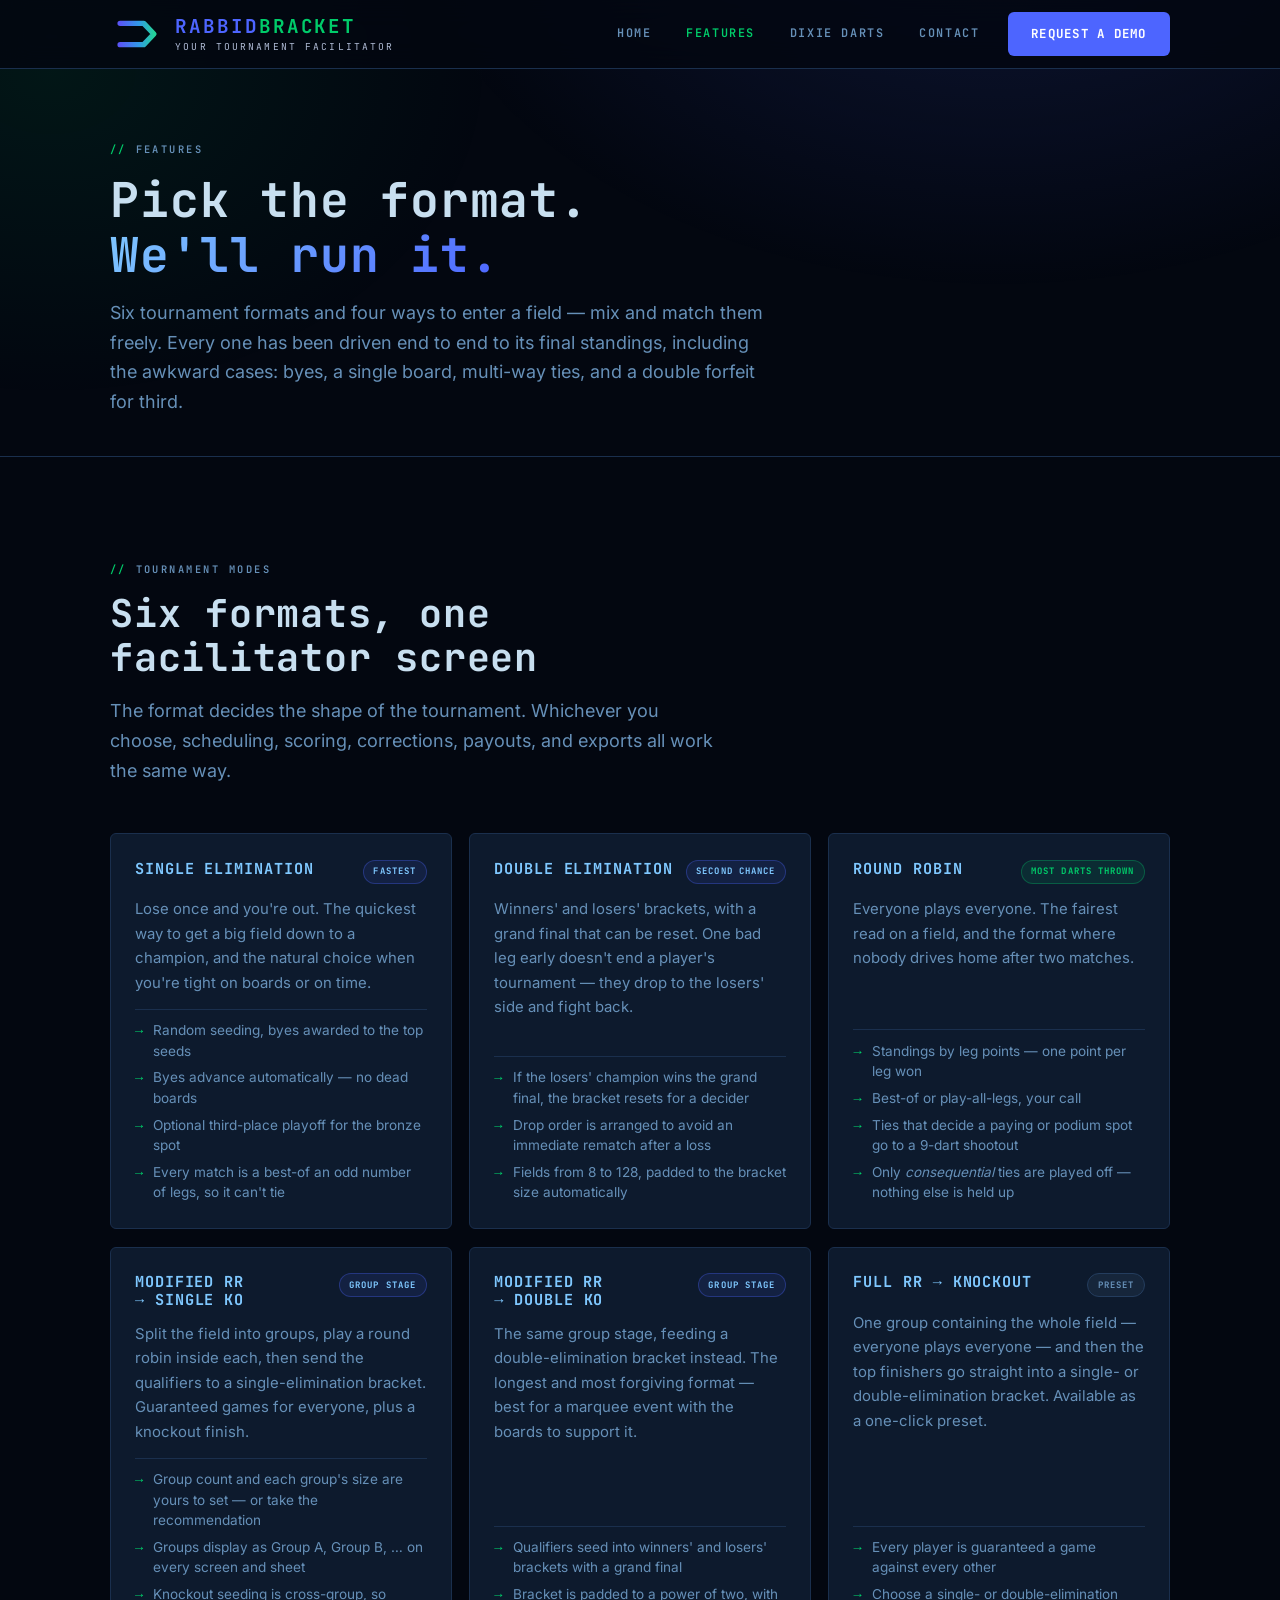
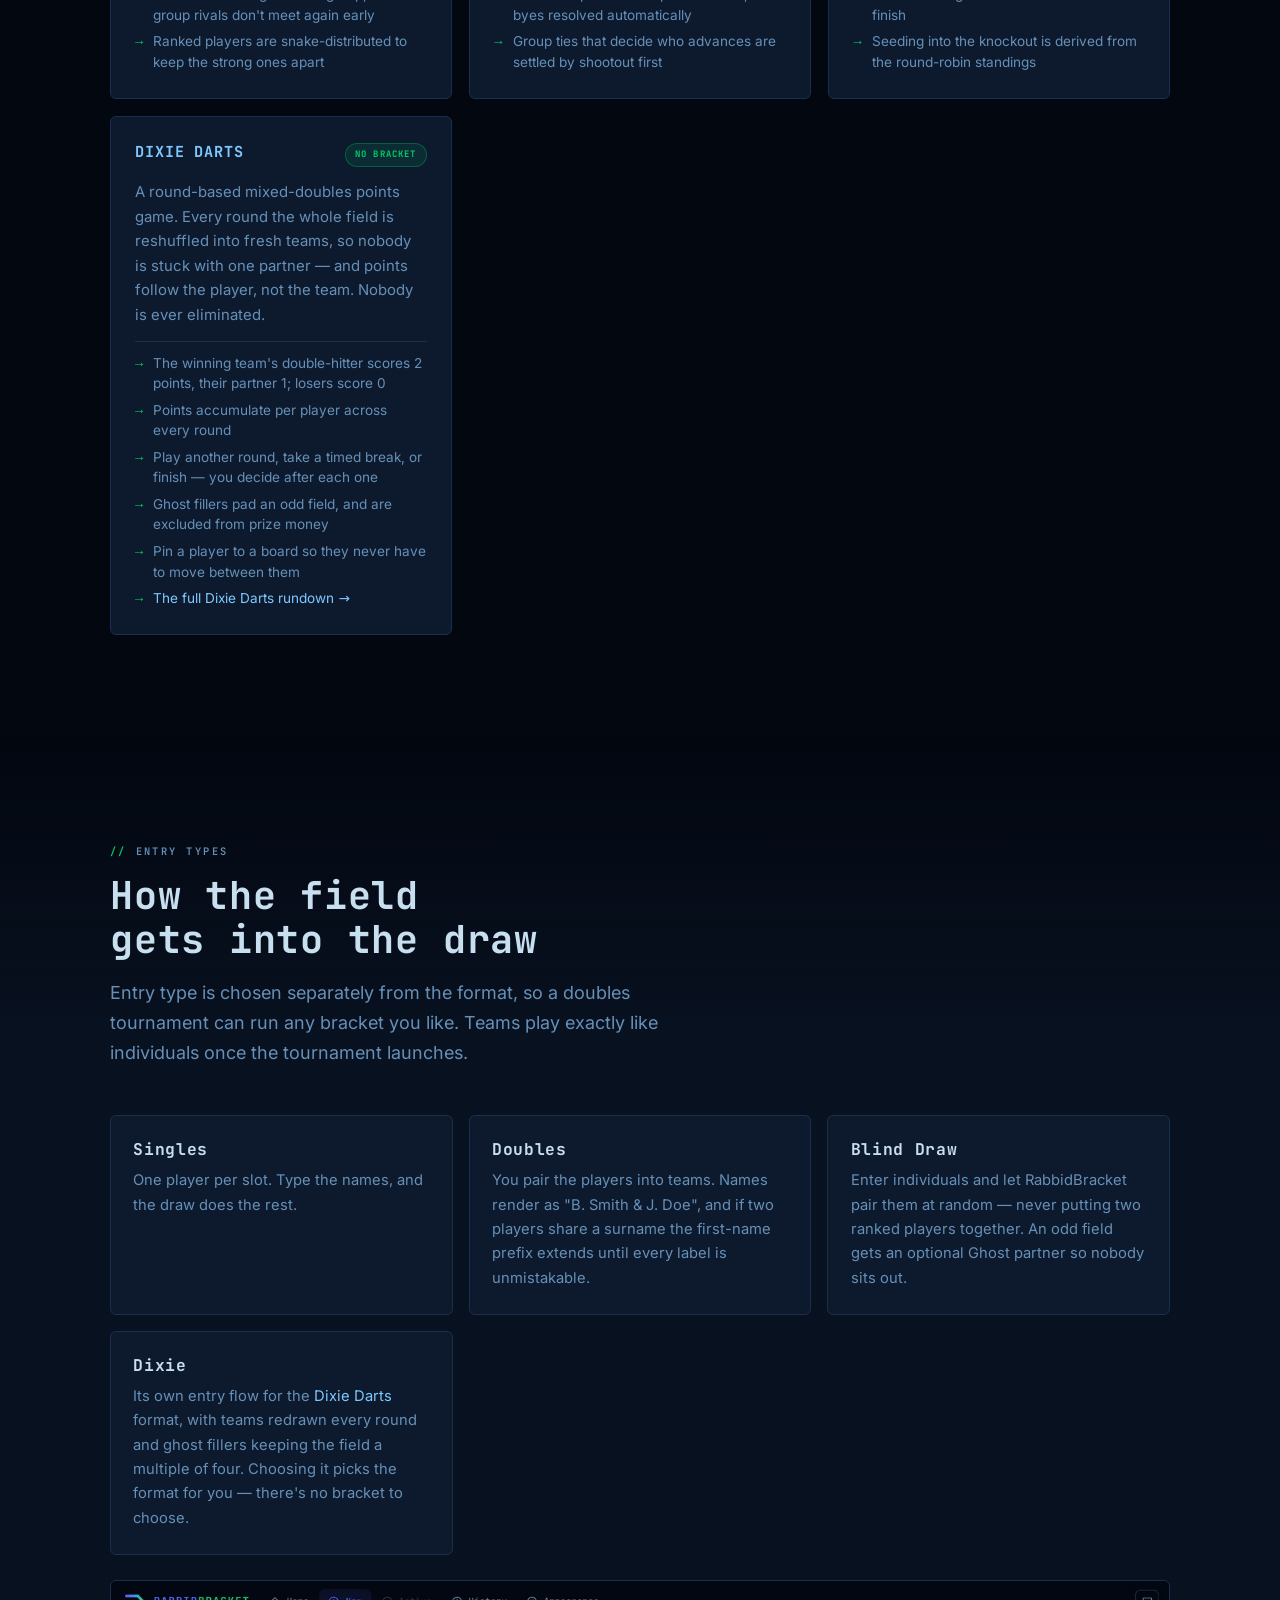
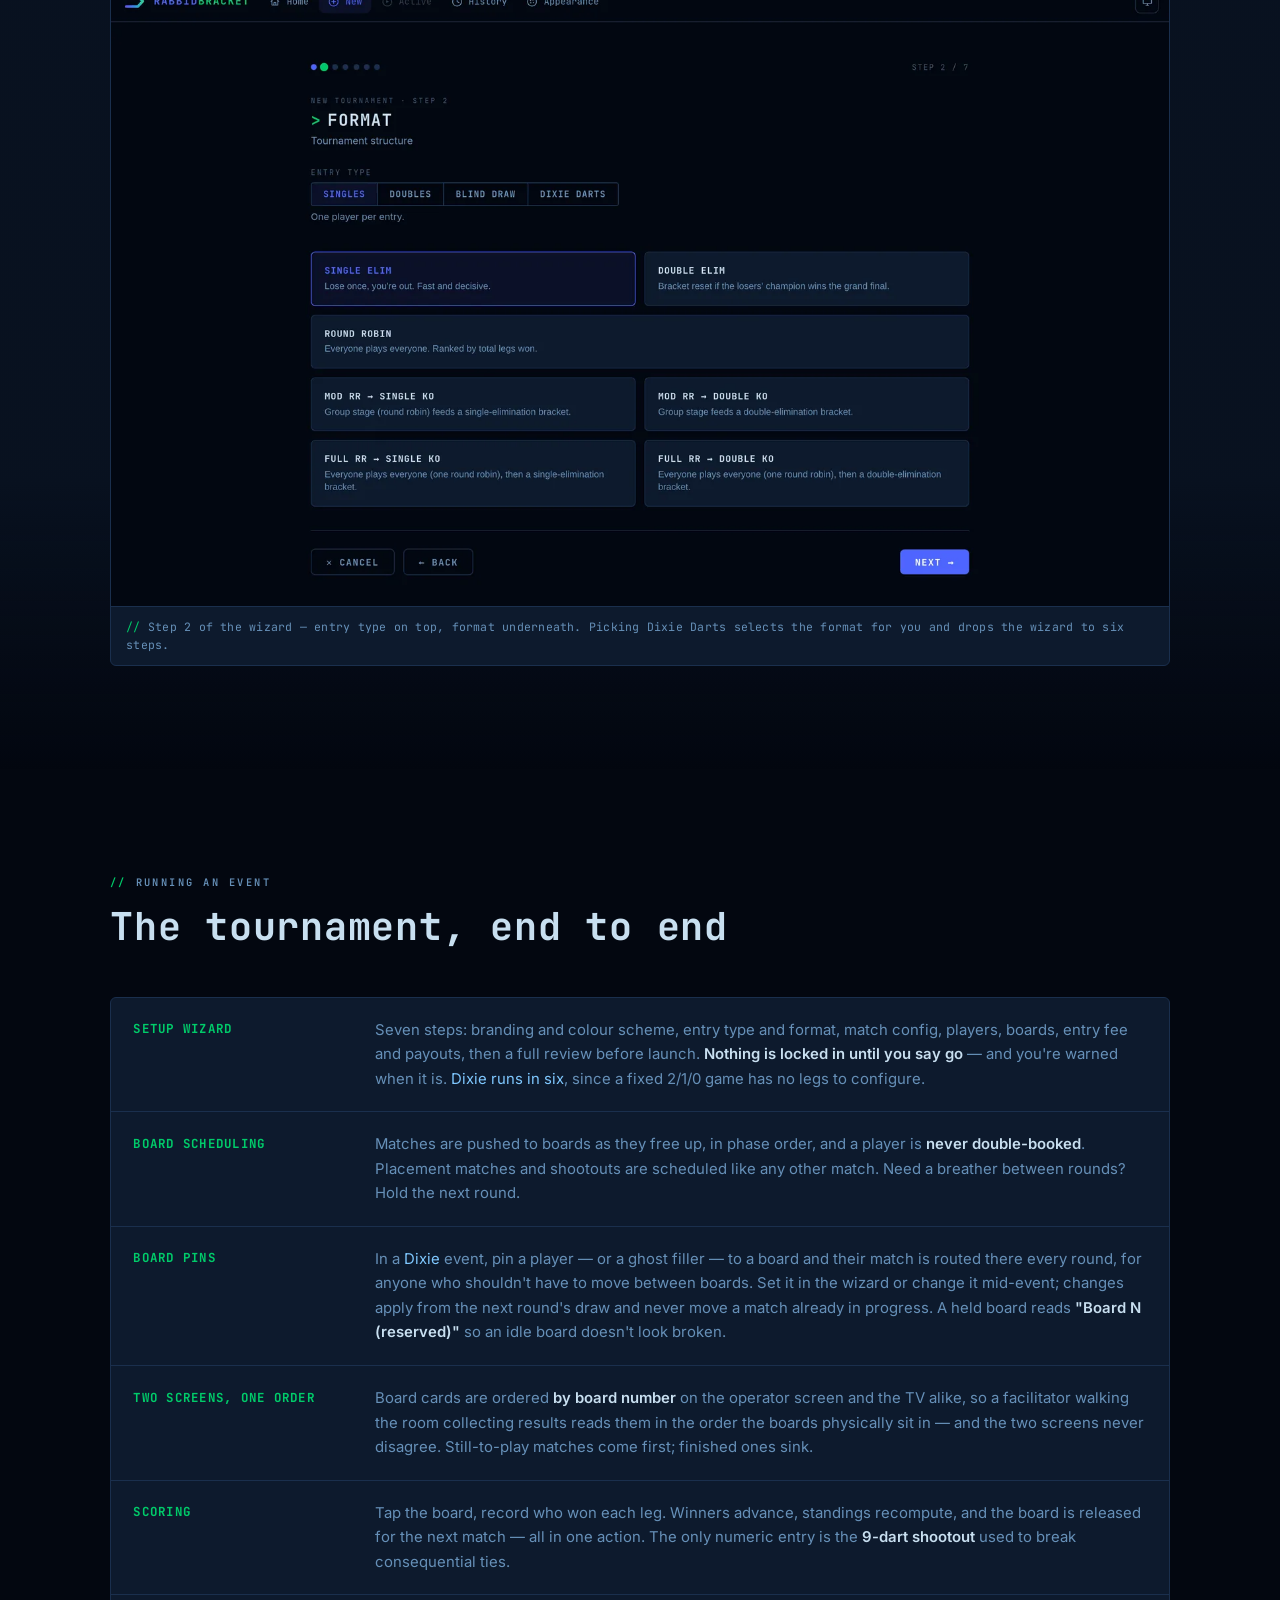
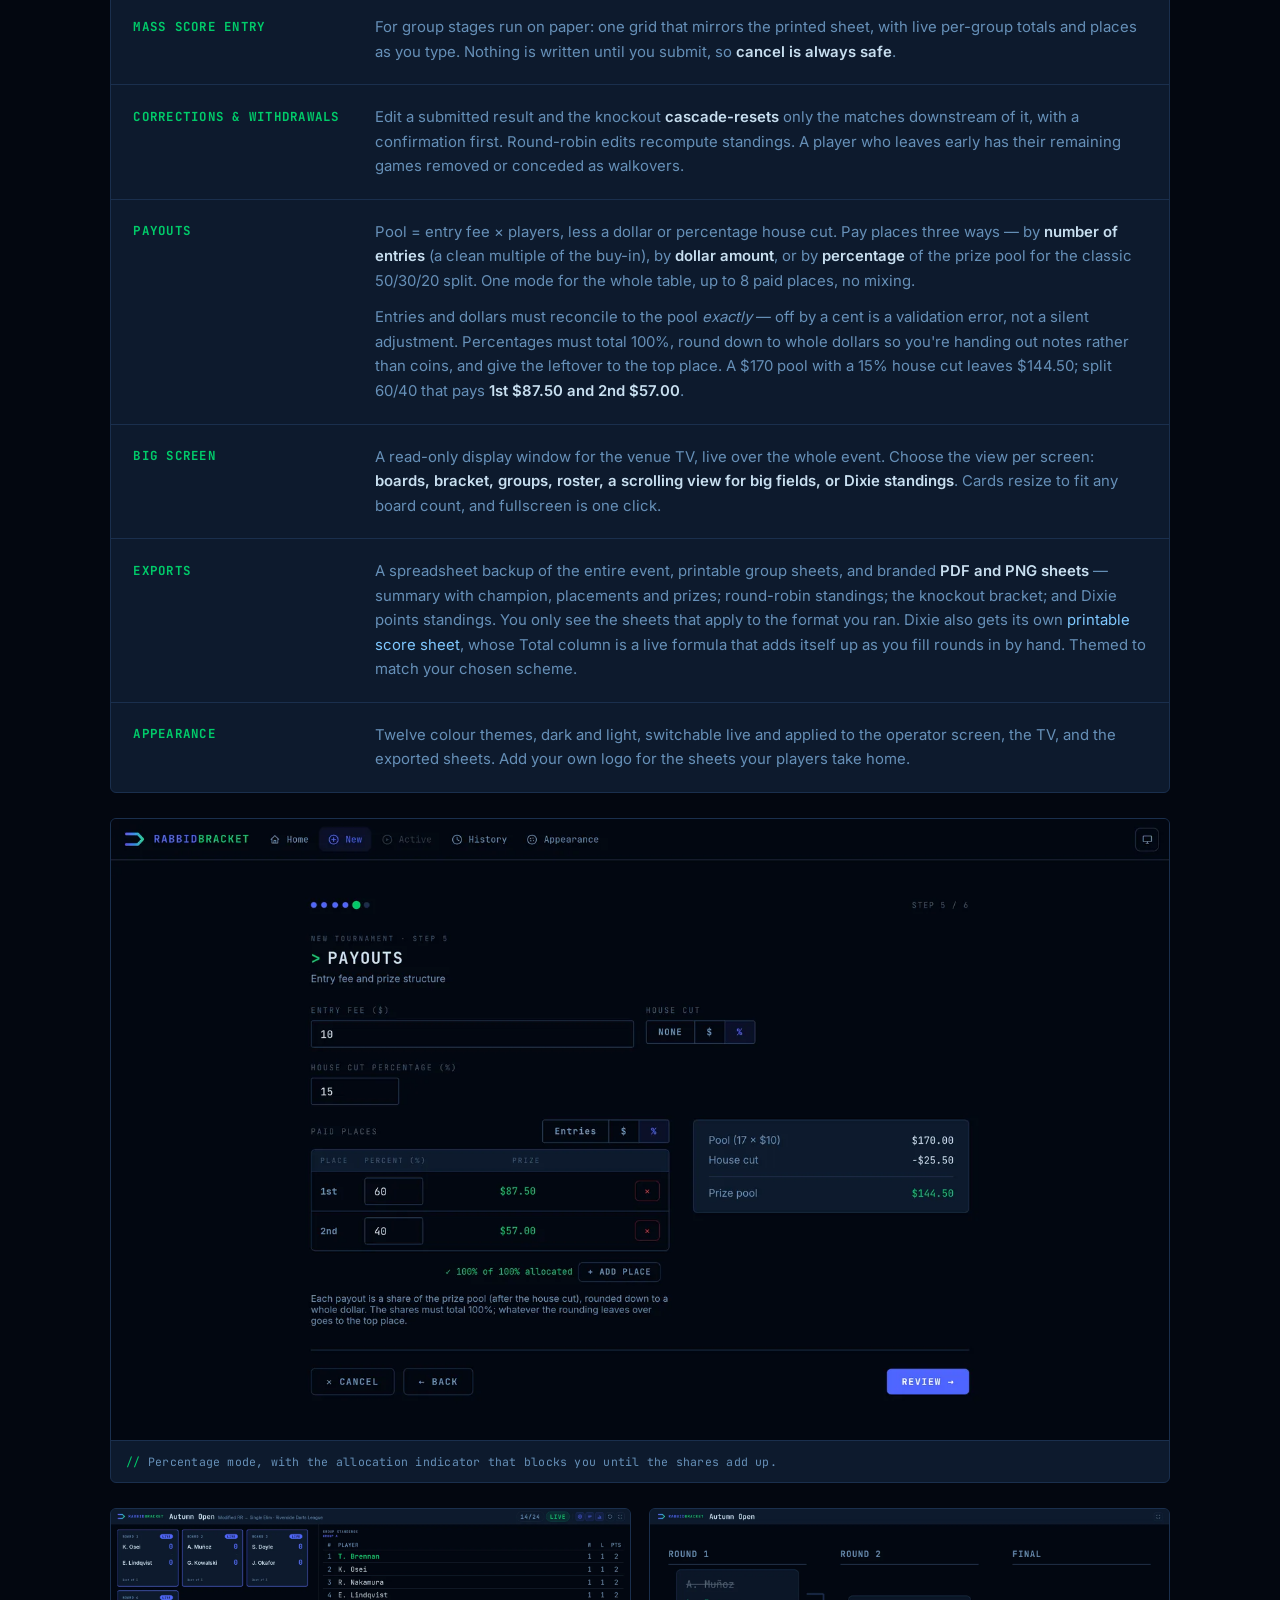
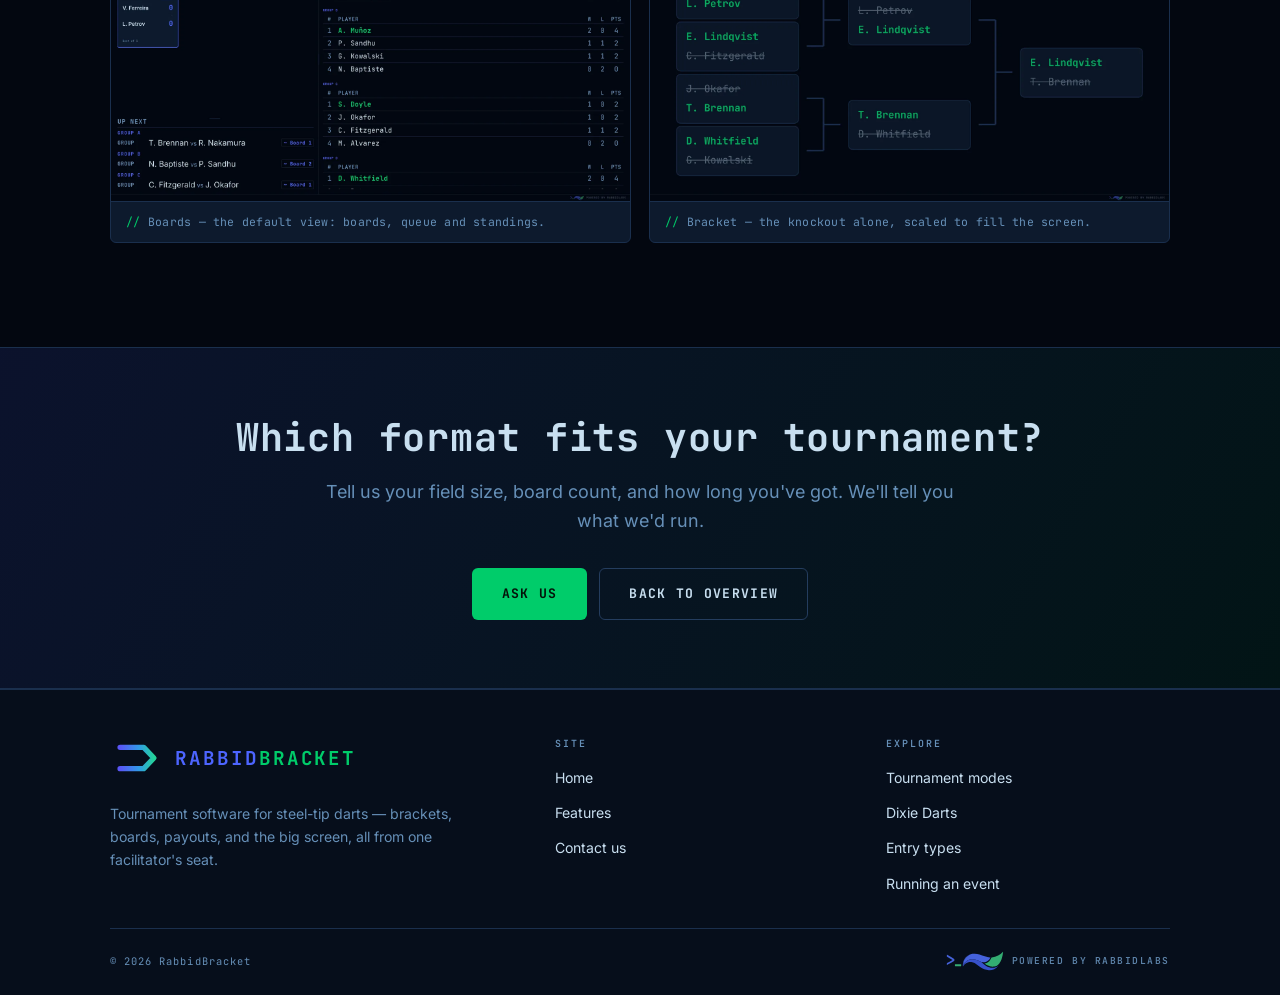
<file: features.html>
<!doctype html>
<html lang="en">
  <head>
    <meta charset="utf-8" />

    <!-- Google Tag Manager -->
    <script>(function(w,d,s,l,i){w[l]=w[l]||[];w[l].push({'gtm.start':
    new Date().getTime(),event:'gtm.js'});var f=d.getElementsByTagName(s)[0],
    j=d.createElement(s),dl=l!='dataLayer'?'&l='+l:'';j.async=true;j.src=
    'https://www.googletagmanager.com/gtm.js?id='+i+dl;f.parentNode.insertBefore(j,f);
    })(window,document,'script','dataLayer','GTM-W3N5BRM5');</script>
    <!-- End Google Tag Manager -->

    <meta name="viewport" content="width=device-width, initial-scale=1" />
    <title>Dart Tournament Formats &amp; Features — RabbidBracket</title>
    <meta
      name="description"
      content="Six dart tournament formats and four entry types, from single elimination to the bracket-free Dixie Darts — with scheduling, scoring, and payouts built in."
    />
    <meta name="theme-color" content="#030710" />
    <link rel="canonical" href="https://www.rabbidbracket.com/features.html" />

    <link rel="icon" type="image/svg+xml" href="/assets/brand/rabbidbracket-mark.svg" />
    <link rel="icon" type="image/png" sizes="512x512" href="/assets/brand/rabbidbracket-icon.png" />
    <link rel="apple-touch-icon" href="/assets/brand/rabbidbracket-icon.png" />

    <meta property="og:type" content="website" />
    <meta property="og:url" content="https://www.rabbidbracket.com/features.html" />
    <meta property="og:site_name" content="RabbidBracket" />
    <meta property="og:locale" content="en_CA" />
    <meta property="og:title" content="Dart Tournament Formats &amp; Features — RabbidBracket" />
    <meta
      property="og:description"
      content="Six formats, four entry types, and everything that runs between the first dart and the payout."
    />
    <meta property="og:image" content="https://www.rabbidbracket.com/assets/img/og-tv-boards.png" />
    <meta property="og:image:secure_url" content="https://www.rabbidbracket.com/assets/img/og-tv-boards.png" />
    <meta property="og:image:type" content="image/png" />
    <meta property="og:image:width" content="1200" />
    <meta property="og:image:height" content="630" />
    <meta property="og:image:alt" content="The RabbidBracket big-screen view on a venue TV: live board cards, an up-next queue, and live tournament standings." />
    <meta name="twitter:card" content="summary_large_image" />
    <meta name="twitter:title" content="Dart Tournament Formats &amp; Features — RabbidBracket" />
    <meta
      name="twitter:description"
      content="Six formats, four entry types, and everything that runs between the first dart and the payout."
    />
    <meta name="twitter:image" content="https://www.rabbidbracket.com/assets/img/og-tv-boards.png" />
    <meta name="twitter:image:alt" content="The RabbidBracket big-screen view on a venue TV: live board cards, an up-next queue, and live tournament standings." />

    <link rel="preload" as="font" type="font/woff2" href="/assets/fonts/jetbrains-mono-latin-700-normal.woff2" crossorigin />
    <link rel="preload" as="font" type="font/woff2" href="/assets/fonts/inter-latin-400-normal.woff2" crossorigin />
    <link rel="stylesheet" href="/assets/css/brand.tokens.css" />
    <link rel="stylesheet" href="/assets/css/site.css" />
    <script src="/assets/js/site.js" defer></script>

    <script type="application/ld+json">
      {
        "@context": "https://schema.org",
        "@graph": [
          {
            "@type": "Organization",
            "@id": "https://www.rabbidbracket.com/#organization",
            "name": "RabbidLabs",
            "url": "https://www.rabbidlabs.com",
            "logo": {
              "@type": "ImageObject",
              "url": "https://www.rabbidbracket.com/assets/brand/rabbidlabs-mark.svg"
            }
          },
          {
            "@type": "WebSite",
            "@id": "https://www.rabbidbracket.com/#website",
            "name": "RabbidBracket",
            "url": "https://www.rabbidbracket.com/",
            "inLanguage": "en",
            "publisher": { "@id": "https://www.rabbidbracket.com/#organization" }
          },
          {
            "@type": "BreadcrumbList",
            "itemListElement": [
              { "@type": "ListItem", "position": 1, "name": "Home", "item": "https://www.rabbidbracket.com/" },
              {
                "@type": "ListItem",
                "position": 2,
                "name": "Features",
                "item": "https://www.rabbidbracket.com/features.html"
              }
            ]
          }
        ]
      }
    </script>
  </head>
  <body>
    <!-- Google Tag Manager (noscript) -->
    <noscript><iframe src="https://www.googletagmanager.com/ns.html?id=GTM-W3N5BRM5"
    height="0" width="0" style="display:none;visibility:hidden"></iframe></noscript>
    <!-- End Google Tag Manager (noscript) -->

    <a class="skip-link" href="#main">Skip to content</a>

    <header class="site-header">
      <div class="wrap header-inner">
        <a class="rb-logo" href="/" aria-label="RabbidBracket — home">
          <img class="rb-logo-icon" src="/assets/brand/rabbidbracket-mark.svg" alt="" aria-hidden="true" width="160" height="120" />
          <span class="rb-logo-text">
            <span class="rb-logo-name"><span class="rb-mark-a">Rabbid</span><span class="rb-mark-b">Bracket</span></span>
            <span class="rb-logo-tagline">Your Tournament Facilitator</span>
          </span>
        </a>

        <button class="nav-toggle" type="button" aria-expanded="false" aria-controls="site-nav" aria-label="Toggle menu">
          <span class="nav-toggle-bars"></span>
        </button>

        <nav class="nav" id="site-nav" aria-label="Main">
          <a class="nav-link" href="/">Home</a>
          <a class="nav-link" href="/features.html" aria-current="page">Features</a>
          <a class="nav-link" href="/dixie-darts.html">Dixie Darts</a>
          <a class="nav-link" href="/contact.html">Contact</a>
          <a class="btn btn--primary nav-cta" href="/contact.html">Request a demo</a>
        </nav>
      </div>
    </header>

    <main id="main">
      <section class="page-hero">
        <div class="wrap">
          <span class="eyebrow">Features</span>
          <h1>Pick the format.<br /><span class="grad-text">We'll run it.</span></h1>
          <p class="lede">
            Six tournament formats and four ways to enter a field — mix and match them freely. Every one has been
            driven end to end to its final standings, including the awkward cases: byes, a single board, multi-way
            ties, and a double forfeit for third.
          </p>
        </div>
      </section>

      <!-- ── Tournament modes ── -->
      <section class="section" id="modes">
        <div class="wrap">
          <div class="section-head">
            <span class="eyebrow">Tournament modes</span>
            <h2>Six formats, one facilitator screen</h2>
            <p class="lede">
              The format decides the shape of the tournament. Whichever you choose, scheduling, scoring, corrections,
              payouts, and exports all work the same way.
            </p>
          </div>

          <div class="mode-grid">
            <article class="mode">
              <div class="mode-head">
                <h3 class="mode-name">Single Elimination</h3>
                <span class="tag tag--accent">Fastest</span>
              </div>
              <p>
                Lose once and you're out. The quickest way to get a big field down to a champion, and the natural
                choice when you're tight on boards or on time.
              </p>
              <ul class="mode-facts">
                <li>Random seeding, byes awarded to the top seeds</li>
                <li>Byes advance automatically — no dead boards</li>
                <li>Optional third-place playoff for the bronze spot</li>
                <li>Every match is a best-of an odd number of legs, so it can't tie</li>
              </ul>
            </article>

            <article class="mode">
              <div class="mode-head">
                <h3 class="mode-name">Double Elimination</h3>
                <span class="tag tag--accent">Second chance</span>
              </div>
              <p>
                Winners' and losers' brackets, with a grand final that can be reset. One bad leg early doesn't end
                a player's tournament — they drop to the losers' side and fight back.
              </p>
              <ul class="mode-facts">
                <li>If the losers' champion wins the grand final, the bracket resets for a decider</li>
                <li>Drop order is arranged to avoid an immediate rematch after a loss</li>
                <li>Fields from 8 to 128, padded to the bracket size automatically</li>
              </ul>
            </article>

            <article class="mode">
              <div class="mode-head">
                <h3 class="mode-name">Round Robin</h3>
                <span class="tag tag--win">Most darts thrown</span>
              </div>
              <p>
                Everyone plays everyone. The fairest read on a field, and the format where nobody drives home after
                two matches.
              </p>
              <ul class="mode-facts">
                <li>Standings by leg points — one point per leg won</li>
                <li>Best-of or play-all-legs, your call</li>
                <li>Ties that decide a paying or podium spot go to a 9-dart shootout</li>
                <li>Only <em>consequential</em> ties are played off — nothing else is held up</li>
              </ul>
            </article>

            <article class="mode">
              <div class="mode-head">
                <h3 class="mode-name">Modified RR → Single KO</h3>
                <span class="tag tag--accent">Group stage</span>
              </div>
              <p>
                Split the field into groups, play a round robin inside each, then send the qualifiers to a
                single-elimination bracket. Guaranteed games for everyone, plus a knockout finish.
              </p>
              <ul class="mode-facts">
                <li>Group count and each group's size are yours to set — or take the recommendation</li>
                <li>Groups display as Group A, Group B, … on every screen and sheet</li>
                <li>Knockout seeding is cross-group, so group rivals don't meet again early</li>
                <li>Ranked players are snake-distributed to keep the strong ones apart</li>
              </ul>
            </article>

            <article class="mode">
              <div class="mode-head">
                <h3 class="mode-name">Modified RR → Double KO</h3>
                <span class="tag tag--accent">Group stage</span>
              </div>
              <p>
                The same group stage, feeding a double-elimination bracket instead. The longest and most forgiving
                format — best for a marquee event with the boards to support it.
              </p>
              <ul class="mode-facts">
                <li>Qualifiers seed into winners' and losers' brackets with a grand final</li>
                <li>Bracket is padded to a power of two, with byes resolved automatically</li>
                <li>Group ties that decide who advances are settled by shootout first</li>
              </ul>
            </article>

            <article class="mode">
              <div class="mode-head">
                <h3 class="mode-name">Full RR → Knockout</h3>
                <span class="tag tag--dim">Preset</span>
              </div>
              <p>
                One group containing the whole field — everyone plays everyone — and then the top finishers go
                straight into a single- or double-elimination bracket. Available as a one-click preset.
              </p>
              <ul class="mode-facts">
                <li>Every player is guaranteed a game against every other</li>
                <li>Choose a single- or double-elimination finish</li>
                <li>Seeding into the knockout is derived from the round-robin standings</li>
              </ul>
            </article>

            <article class="mode">
              <div class="mode-head">
                <h3 class="mode-name">Dixie Darts</h3>
                <span class="tag tag--win">No bracket</span>
              </div>
              <p>
                A round-based mixed-doubles points game. Every round the whole field is reshuffled into fresh teams,
                so nobody is stuck with one partner — and points follow the player, not the team. Nobody is ever
                eliminated.
              </p>
              <ul class="mode-facts">
                <li>The winning team's double-hitter scores 2 points, their partner 1; losers score 0</li>
                <li>Points accumulate per player across every round</li>
                <li>Play another round, take a timed break, or finish — you decide after each one</li>
                <li>Ghost fillers pad an odd field, and are excluded from prize money</li>
                <li>Pin a player to a board so they never have to move between them</li>
                <li><a href="/dixie-darts.html">The full Dixie Darts rundown →</a></li>
              </ul>
            </article>
          </div>
        </div>
      </section>

      <!-- ── Entry types ── -->
      <section class="section section--tint" id="entry">
        <div class="wrap">
          <div class="section-head">
            <span class="eyebrow">Entry types</span>
            <h2>How the field gets into the draw</h2>
            <p class="lede">
              Entry type is chosen separately from the format, so a doubles tournament can run any bracket you like. Teams
              play exactly like individuals once the tournament launches.
            </p>
          </div>

          <div class="grid grid--2">
            <article class="card">
              <h3>Singles</h3>
              <p>One player per slot. Type the names, and the draw does the rest.</p>
            </article>

            <article class="card">
              <h3>Doubles</h3>
              <p>
                You pair the players into teams. Names render as "B. Smith &amp; J. Doe", and if two players share a
                surname the first-name prefix extends until every label is unmistakable.
              </p>
            </article>

            <article class="card">
              <h3>Blind Draw</h3>
              <p>
                Enter individuals and let RabbidBracket pair them at random — never putting two ranked players
                together. An odd field gets an optional Ghost partner so nobody sits out.
              </p>
            </article>

            <article class="card">
              <h3>Dixie</h3>
              <p>
                Its own entry flow for the <a href="/dixie-darts.html">Dixie Darts</a> format, with teams redrawn
                every round and ghost fillers keeping the field a multiple of four. Choosing it picks the format for
                you — there's no bracket to choose.
              </p>
            </article>
          </div>

          <figure class="shot shot--flow">
            <img
              src="/assets/img/setup-format.webp"
              alt="Step 2 of the RabbidBracket setup wizard: an Entry type row offering Singles, Doubles, Blind Draw and Dixie Darts, above cards for Single Elim, Double Elim, Round Robin, Mod RR to Single KO, Mod RR to Double KO, and Full RR presets."
              width="1600" height="944" loading="lazy" />
            <figcaption class="shot-cap">
              Step 2 of the wizard — entry type on top, format underneath. Picking Dixie Darts selects the format for
              you and drops the wizard to six steps.
            </figcaption>
          </figure>
        </div>
      </section>

      <!-- ── Running an event ── -->
      <section class="section" id="running">
        <div class="wrap">
          <div class="section-head">
            <span class="eyebrow">Running an event</span>
            <h2>The tournament, end to end</h2>
          </div>

          <dl class="rows">
            <div class="row">
              <dt class="row-key">Setup wizard</dt>
              <dd class="row-val">
                Seven steps: branding and colour scheme, entry type and format, match config, players, boards, entry
                fee and payouts, then a full review before launch.
                <strong>Nothing is locked in until you say go</strong> — and you're warned when it is.
                <a href="/dixie-darts.html#setup">Dixie runs in six</a>, since a fixed 2/1/0 game has no legs to
                configure.
              </dd>
            </div>
            <div class="row">
              <dt class="row-key">Board scheduling</dt>
              <dd class="row-val">
                Matches are pushed to boards as they free up, in phase order, and a player is
                <strong>never double-booked</strong>. Placement matches and shootouts are scheduled like any other
                match. Need a breather between rounds? Hold the next round.
              </dd>
            </div>
            <div class="row">
              <dt class="row-key">Board pins</dt>
              <dd class="row-val">
                In a <a href="/dixie-darts.html#pins">Dixie</a> event, pin a player — or a ghost filler — to a board
                and their match is routed there every round, for anyone who shouldn't have to move between boards.
                Set it in the wizard or change it mid-event; changes apply from the next round's draw and never move
                a match already in progress. A held board reads <strong>"Board N (reserved)"</strong> so an idle
                board doesn't look broken.
              </dd>
            </div>
            <div class="row">
              <dt class="row-key">Two screens, one order</dt>
              <dd class="row-val">
                Board cards are ordered <strong>by board number</strong> on the operator screen and the TV alike, so
                a facilitator walking the room collecting results reads them in the order the boards physically sit
                in — and the two screens never disagree. Still-to-play matches come first; finished ones sink.
              </dd>
            </div>
            <div class="row">
              <dt class="row-key">Scoring</dt>
              <dd class="row-val">
                Tap the board, record who won each leg. Winners advance, standings recompute, and the board is
                released for the next match — all in one action. The only numeric entry is the
                <strong>9-dart shootout</strong> used to break consequential ties.
              </dd>
            </div>
            <div class="row">
              <dt class="row-key">Mass score entry</dt>
              <dd class="row-val">
                For group stages run on paper: one grid that mirrors the printed sheet, with live per-group totals and
                places as you type. Nothing is written until you submit, so <strong>cancel is always safe</strong>.
              </dd>
            </div>
            <div class="row">
              <dt class="row-key">Corrections &amp; withdrawals</dt>
              <dd class="row-val">
                Edit a submitted result and the knockout <strong>cascade-resets</strong> only the matches downstream
                of it, with a confirmation first. Round-robin edits recompute standings. A player who leaves early has
                their remaining games removed or conceded as walkovers.
              </dd>
            </div>
            <div class="row">
              <dt class="row-key">Payouts</dt>
              <dd class="row-val">
                <p>
                  Pool = entry fee × players, less a dollar or percentage house cut. Pay places three ways — by
                  <strong>number of entries</strong> (a clean multiple of the buy-in), by
                  <strong>dollar amount</strong>, or by <strong>percentage</strong> of the prize pool for the classic
                  50/30/20 split. One mode for the whole table, up to 8 paid places, no mixing.
                </p>
                <p>
                  Entries and dollars must reconcile to the pool <em>exactly</em> — off by a cent is a validation
                  error, not a silent adjustment. Percentages must total 100%, round down to whole dollars so you're
                  handing out notes rather than coins, and give the leftover to the top place. A $170 pool with a 15%
                  house cut leaves $144.50; split 60/40 that pays <strong>1st $87.50 and 2nd $57.00</strong>.
                </p>
              </dd>
            </div>
            <div class="row">
              <dt class="row-key">Big screen</dt>
              <dd class="row-val">
                A read-only display window for the venue TV, live over the whole event. Choose the view per screen:
                <strong>boards, bracket, groups, roster, a scrolling view for big fields, or Dixie standings</strong>.
                Cards resize to fit any board count, and fullscreen is one click.
              </dd>
            </div>
            <div class="row">
              <dt class="row-key">Exports</dt>
              <dd class="row-val">
                A spreadsheet backup of the entire event, printable group sheets, and branded
                <strong>PDF and PNG sheets</strong> — summary with champion, placements and prizes; round-robin
                standings; the knockout bracket; and Dixie points standings. You only see the sheets that apply to
                the format you ran. Dixie also gets its own
                <a href="/dixie-darts.html#paper">printable score sheet</a>, whose Total column is a live formula
                that adds itself up as you fill rounds in by hand. Themed to match your chosen scheme.
              </dd>
            </div>
            <div class="row">
              <dt class="row-key">Appearance</dt>
              <dd class="row-val">
                Twelve colour themes, dark and light, switchable live and applied to the operator screen, the TV, and
                the exported sheets. Add your own logo for the sheets your players take home.
              </dd>
            </div>
          </dl>

          <figure class="shot shot--flow">
            <img
              src="/assets/img/payouts-percent.webp"
              alt="The payouts step of the setup wizard in percentage mode: a $10 entry fee and 15% house cut on a 17-player field, with 1st set to 60% paying $87.50 and 2nd set to 40% paying $57.00, a tick reading 100% of 100% allocated, and a summary showing a $170 pool, a $25.50 house cut and a $144.50 prize pool."
              width="1600" height="939" loading="lazy" />
            <figcaption class="shot-cap">
              Percentage mode, with the allocation indicator that blocks you until the shares add up.
            </figcaption>
          </figure>

          <div class="shot-pair">
            <figure class="shot">
              <img
                src="/assets/img/tv-boards.webp"
                alt="The default big-screen view on a venue TV: four live board cards with match scores, an Up Next queue underneath, and live group standings for Groups A to D down the right-hand side."
                width="1600" height="900" loading="lazy" />
              <figcaption class="shot-cap">Boards — the default view: boards, queue and standings.</figcaption>
            </figure>
            <figure class="shot">
              <img
                src="/assets/img/tv-bracket.webp"
                alt="The bracket big-screen view: a single-elimination knockout laid out across Round 1, Round 2 and Final columns, with losing players struck through and winners highlighted in green."
                width="1600" height="900" loading="lazy" />
              <figcaption class="shot-cap">Bracket — the knockout alone, scaled to fill the screen.</figcaption>
            </figure>
          </div>
        </div>
      </section>
    </main>

    <section class="cta-band">
      <div class="wrap">
        <h2>Which format fits your tournament?</h2>
        <p class="lede lede--center">
          Tell us your field size, board count, and how long you've got. We'll tell you what we'd run.
        </p>
        <div class="btn-row">
          <a class="btn btn--win btn--lg" href="/contact.html">Ask us</a>
          <a class="btn btn--ghost btn--lg" href="/">Back to overview</a>
        </div>
      </div>
    </section>

    <footer class="site-footer">
      <div class="wrap">
        <div class="footer-top">
          <div>
            <a class="rb-logo" href="/" aria-label="RabbidBracket — home">
              <img class="rb-logo-icon" src="/assets/brand/rabbidbracket-mark.svg" alt="" aria-hidden="true" width="160" height="120" />
              <span class="rb-logo-text">
                <span class="rb-logo-name"><span class="rb-mark-a">Rabbid</span><span class="rb-mark-b">Bracket</span></span>
              </span>
            </a>
            <p class="footer-blurb">
              Tournament software for steel-tip darts — brackets, boards, payouts, and the big screen, all from one
              facilitator's seat.
            </p>
          </div>

          <div class="footer-col">
            <h2>Site</h2>
            <ul class="footer-links">
              <li><a href="/">Home</a></li>
              <li><a href="/features.html">Features</a></li>
              <li><a href="/contact.html">Contact us</a></li>
            </ul>
          </div>

          <div class="footer-col">
            <h2>Explore</h2>
            <ul class="footer-links">
              <li><a href="/features.html#modes">Tournament modes</a></li>
              <li><a href="/dixie-darts.html">Dixie Darts</a></li>
              <li><a href="/features.html#entry">Entry types</a></li>
              <li><a href="/features.html#running">Running an event</a></li>
            </ul>
          </div>
        </div>

        <div class="footer-bottom">
          <p class="footer-copy">&copy; <span id="year">2026</span> RabbidBracket</p>
          <a class="rb-attribution" href="https://www.rabbidlabs.com">
            <img class="rb-attribution-mark" src="/assets/brand/rabbidlabs-mark.svg" alt="" aria-hidden="true" width="1225" height="423" />
            <span class="rb-attribution-text">Powered by RabbidLabs</span>
          </a>
        </div>
      </div>
    </footer>
  </body>
</html>
</file>
<file: assets/css/brand.tokens.css>
/* =====================================================================
   RabbidLabs / RabbidByte — Brand Design Tokens
   Version 1.2 — June 2026
   Drop-in CSS custom properties. Use var(--rb-*) instead of hard-coding.
   Dark-first. Two "modes": corporate (RabbidLabs) and terminal (RabbidByte).
   See RabbidLabs-Brand-Guidelines.md for usage.
   ===================================================================== */

:root {
  color-scheme: dark;

  /* ── Core palette (constants — used in both modes) ──────────────── */
  --rb-void:          #04070F; /* primary background */
  --rb-void-alt:      #030710; /* accepted twin (terminal mode) */
  --rb-void-plate:    #020914; /* deepest black: logo plate, code blocks */
  --rb-surface-1:     #0B1528; /* raised panels / nav / cards */
  --rb-surface-2:     #0F1D35; /* hover / nested surfaces */
  --rb-surface-card:  #0D1A2D; /* terminal-mode card fill */

  --rb-blue:          #4D65FF; /* PRIMARY brand color (the wave's blue) */
  --rb-cobalt:        #2D4098; /* deep shade / pressed states */
  --rb-green:         #21C281; /* SECONDARY brand color (the "Labs" green) */
  --rb-green-signal:  #00CC6A; /* terminal / success / "online" accent */

  --rb-text:          #EDF3FF; /* primary text on dark */
  --rb-text-cool:     #C8DFF0; /* primary text, terminal mode */
  --rb-text-muted:    #AEBAD4; /* secondary text */
  --rb-text-dim:      #6690B8; /* tertiary text, terminal mode */
  --rb-text-faint:    #3D5C7A; /* meta / timestamps */

  --rb-border:        rgba(143, 160, 188, 0.18); /* corporate hairline */
  --rb-border-tech:   #1A2F4D;                    /* terminal border */
  --rb-border-tech-2: #243D5E;                    /* terminal border, hover */

  /* ── Signature gradients (blue → green, ~135°) ──────────────────── */
  --rb-gradient-wave: linear-gradient(135deg, #4D65FF 0%, #21C281 100%); /* logo-true */
  --rb-gradient-glow: linear-gradient(135deg, #6EE7FF 0%, #86F4C5 100%); /* corporate CTA */

  /* ── RabbidLabs (corporate) accents ─────────────────────────────── */
  --rb-cyan:          #6EE7FF; /* primary corporate accent */
  --rb-mint:          #86F4C5; /* secondary corporate accent */

  /* ── RabbidByte (terminal) accents ──────────────────────────────── */
  --rb-blue-light:    #7FC8FF; /* links / headings */
  --rb-blue-pale:     #9ED2FA; /* hover / emphasis */
  --rb-blue-mid:      #006DDD; /* card links / quote borders */

  /* ── Shape language ─────────────────────────────────────────────── */
  --rb-radius-pill:   999px;   /* corporate buttons / topbar */
  --rb-radius-card:   28px;    /* corporate cards */
  --rb-radius-mini:   18px;    /* corporate mini-cards */
  --rb-radius:        6px;     /* terminal cards */
  --rb-radius-sm:     3px;     /* terminal chips / inputs */

  /* ── Elevation ──────────────────────────────────────────────────── */
  --rb-shadow:        0 18px 40px rgba(0, 0, 0, 0.35);      /* corporate */
  --rb-shadow-glow:   0 8px 28px rgba(77, 101, 255, 0.10);  /* terminal hover */

  /* ── Glass (corporate) ──────────────────────────────────────────── */
  --rb-panel:         rgba(9, 13, 22, 0.80);
  --rb-panel-strong:  rgba(14, 20, 33, 0.94);
  --rb-blur:          blur(14px);

  /* ── Typography ─────────────────────────────────────────────────── */
  --rb-font-sans: "Inter", -apple-system, BlinkMacSystemFont, "Segoe UI", system-ui, sans-serif;
  --rb-font-mono: "JetBrains Mono", "Courier New", monospace;
  --rb-tracking-tight: -0.03em; /* headings */
  --rb-tracking-wide:  0.18em;  /* eyebrows / labels (uppercase) */

  /* ── Layout ─────────────────────────────────────────────────────── */
  --rb-content-w: 860px;   /* reading width */
  --rb-wide-w:    1100px;  /* grid width */
  --rb-shell-w:   1200px;  /* corporate site shell */
  --rb-nav-h:     60px;

  /* ── Motion ─────────────────────────────────────────────────────── */
  --rb-ease:      cubic-bezier(0.4, 0, 0.2, 1);
  --rb-dur-fast:  150ms;
  --rb-dur:       200ms;
  --rb-dur-slow:  250ms;
}

/* ── Light theme (corporate only; dark is the default brand habitat) ── */
:root[data-theme="light"] {
  color-scheme: light;
  --rb-void:       #F4F7FC; /* fixed: was #1D3358, a dark navy — failed AA against dark text */
  --rb-text:       #0F172A;
  --rb-text-muted: #334155;
  --rb-text-cool:  #0F2A4A; /* re-darkened: previously inherited the dark-theme value, illegible on light bg */
  --rb-cyan:       #0369A1; /* darkened from #0EA5E9 — original failed AA as text on a true light bg */
  --rb-mint:       #047857; /* darkened from #34D399 — original failed AA as text on a true light bg */
  --rb-panel:        rgba(232, 236, 242, 0.92);
  --rb-panel-strong: rgba(240, 244, 248, 0.98);
  --rb-border:       rgba(148, 163, 184, 0.35);
  --rb-shadow:       0 18px 36px rgba(15, 23, 42, 0.18);
}

/* ── Convenience base (optional) ────────────────────────────────────── */
/*
body {
  background: var(--rb-void);
  color: var(--rb-text);
  font-family: var(--rb-font-sans);
}
.rb-btn-primary {
  background: var(--rb-gradient-glow);
  color: #03111D;
  border-radius: var(--rb-radius-pill);
  font-weight: 600;
}
.rb-prompt::before { content: "> "; color: var(--rb-green-signal); } // terminal mode
*/
</file>
<file: assets/css/site.css>
/* ═══════════════════════════════════════════════════════════════════════════
   RabbidBracket — marketing site

   RabbidByte TERMINAL mode. Requires brand.tokens.css, which every page links
   ahead of this file; all brand values are var(--rb-*) references, never
   literals. The app's default scheme (id 0 "Rabbid",
   Rabbid-Bracket/brand/color-schemes.json) matches the terminal palette
   value-for-value, so the site reads as the same product either way.

   Type system matches the app: Inter for body, JetBrains Mono for
   headings/labels/numbers, with the green ">" motif on section headings.
   ═══════════════════════════════════════════════════════════════════════════ */

/* ── Fonts (self-hosted; no external requests) ── */
@font-face {
  font-family: 'Inter';
  font-style: normal;
  font-weight: 400;
  font-display: swap;
  src: url('../fonts/inter-latin-400-normal.woff2') format('woff2');
}
@font-face {
  font-family: 'Inter';
  font-style: normal;
  font-weight: 500;
  font-display: swap;
  src: url('../fonts/inter-latin-500-normal.woff2') format('woff2');
}
@font-face {
  font-family: 'Inter';
  font-style: normal;
  font-weight: 600;
  font-display: swap;
  src: url('../fonts/inter-latin-600-normal.woff2') format('woff2');
}
@font-face {
  font-family: 'Inter';
  font-style: normal;
  font-weight: 700;
  font-display: swap;
  src: url('../fonts/inter-latin-700-normal.woff2') format('woff2');
}
@font-face {
  font-family: 'JetBrains Mono';
  font-style: normal;
  font-weight: 400;
  font-display: swap;
  src: url('../fonts/jetbrains-mono-latin-400-normal.woff2') format('woff2');
}
@font-face {
  font-family: 'JetBrains Mono';
  font-style: normal;
  font-weight: 600;
  font-display: swap;
  src: url('../fonts/jetbrains-mono-latin-600-normal.woff2') format('woff2');
}
@font-face {
  font-family: 'JetBrains Mono';
  font-style: normal;
  font-weight: 700;
  font-display: swap;
  src: url('../fonts/jetbrains-mono-latin-700-normal.woff2') format('woff2');
}

/* ── Tokens ──────────────────────────────────────────────────────────────
   Every brand value comes from brand.tokens.css (linked first in each page).
   No brand hex is written here — the eight scheme roles below are aliases
   onto the RabbidByte terminal tokens, which the app's default scheme id 0
   ("Rabbid") matches value-for-value. Swapping the site to another of the
   app's 12 schemes is still an eight-line change, right here.
   ────────────────────────────────────────────────────────────────────── */
:root {
  /* Scheme id 0 "Rabbid" === RabbidByte terminal palette */
  --bg: var(--rb-void-alt);
  --surface: var(--rb-surface-card);
  --border: var(--rb-border-tech);
  --text: var(--rb-text-cool);
  --text-dim: var(--rb-text-dim);
  --accent: var(--rb-blue);
  --accent-2: var(--rb-blue-light);
  --win: var(--rb-green-signal);

  /* Derived. The brand ships no alpha variants, so they are mixed from the
     tokens above rather than restated as literals. */
  --border-2: var(--rb-border-tech-2);
  --accent-bg: color-mix(in srgb, var(--accent) 10%, transparent);
  --accent-border: color-mix(in srgb, var(--accent) 32%, transparent);
  --win-bg: color-mix(in srgb, var(--win) 10%, transparent);
  --win-border: color-mix(in srgb, var(--win) 30%, transparent);
  --hover: color-mix(in srgb, var(--text) 7%, transparent);

  /* Not a RabbidLabs value: the RabbidBracket product mark's own gradient,
     matching the stops in brand/rabbidbracket-mark.svg. Kept literal so the
     mark and the type it tints can never drift apart. */
  --grad: linear-gradient(90deg, #5956f6, #3199e8 55%, #24d29a);

  /* The brand has no danger role; these are local to the form's error state. */
  --danger: #ff8189;
  --danger-bg: color-mix(in srgb, var(--danger) 10%, transparent);
  --danger-border: color-mix(in srgb, var(--danger) 30%, transparent);

  /* Ink for text sitting on a filled accent — not a brand colour. */
  --on-accent: #fff;
  --on-win: #041209;

  --radius: var(--rb-radius);
  --radius-sm: var(--rb-radius-sm);

  --mono: var(--rb-font-mono);
  --sans: var(--rb-font-sans);

  --wrap: 1140px;
  --gutter: clamp(1.1rem, 4vw, 2.5rem);
  --section-y: clamp(3.5rem, 9vw, 6.5rem);
}

/* ── Reset ── */
*,
*::before,
*::after {
  box-sizing: border-box;
  margin: 0;
  padding: 0;
}

html {
  scroll-behavior: smooth;
  -webkit-text-size-adjust: 100%;
}

@media (prefers-reduced-motion: reduce) {
  html {
    scroll-behavior: auto;
  }
  *,
  *::before,
  *::after {
    animation-duration: 0.001ms !important;
    animation-iteration-count: 1 !important;
    transition-duration: 0.001ms !important;
  }
}

body {
  background: var(--bg);
  color: var(--text);
  font-family: var(--sans);
  font-size: 1rem;
  line-height: 1.65;
  min-height: 100vh;
  overflow-x: hidden;
  -webkit-font-smoothing: antialiased;
  display: flex;
  flex-direction: column;
}

img,
svg {
  max-width: 100%;
  display: block;
}

a {
  color: var(--accent-2);
  text-decoration: none;
}

a:hover {
  text-decoration: underline;
}

:focus-visible {
  outline: 2px solid var(--accent-2);
  outline-offset: 3px;
  border-radius: var(--radius-sm);
}

/* Ambient glow behind the page — subtle depth without a background image. */
body::before {
  content: '';
  position: fixed;
  inset: 0;
  pointer-events: none;
  z-index: 0;
  background:
    radial-gradient(60rem 40rem at 78% -12%, color-mix(in srgb, var(--accent) 16%, transparent), transparent 62%),
    radial-gradient(46rem 34rem at 4% 8%, color-mix(in srgb, var(--win) 8%, transparent), transparent 60%);
}

.skip-link {
  position: absolute;
  left: -9999px;
  top: 0;
  z-index: 100;
  background: var(--accent);
  color: var(--on-accent);
  font-family: var(--mono);
  font-size: 0.8rem;
  font-weight: 700;
  padding: 0.65rem 1.1rem;
  border-radius: 0 0 var(--radius) 0;
}

.skip-link:focus {
  left: 0;
}

/* ── Layout helpers ── */
.wrap {
  width: 100%;
  max-width: var(--wrap);
  margin-inline: auto;
  padding-inline: var(--gutter);
}

.section {
  position: relative;
  z-index: 1;
  padding-block: var(--section-y);
}

/* Sits flush against the block above it (the stat strip under the hero). */
.section--flush {
  padding-block: 0;
}

.section--tint {
  background: linear-gradient(
    180deg,
    transparent,
    color-mix(in srgb, var(--surface) 55%, transparent) 18%,
    color-mix(in srgb, var(--surface) 55%, transparent) 82%,
    transparent
  );
}

.section-head {
  max-width: 62ch;
  margin-bottom: clamp(2rem, 4vw, 3rem);
}

.section-head--center {
  margin-inline: auto;
  text-align: center;
}

.eyebrow {
  font-family: var(--mono);
  font-size: 0.65rem;
  font-weight: 600;
  letter-spacing: 0.24em;
  text-transform: uppercase;
  color: var(--text-dim);
  display: block;
  margin-bottom: 0.85rem;
}

.eyebrow::before {
  content: '// ';
  color: var(--win);
}

h1,
h2,
h3 {
  font-family: var(--mono);
  font-weight: 700;
  line-height: 1.15;
  letter-spacing: -0.01em;
  /* Progressive: evens out the rag on wrapped headings, ignored where
     unsupported. Explicit <br> breaks are still honoured. */
  text-wrap: balance;
}

h2 {
  font-size: clamp(1.6rem, 3.6vw, 2.4rem);
  letter-spacing: 0.02em;
}

h3 {
  font-size: 1.02rem;
  letter-spacing: 0.04em;
}

.lede {
  color: var(--text-dim);
  font-size: clamp(1rem, 1.6vw, 1.12rem);
  margin-top: 1rem;
  max-width: 60ch;
}

.section-head--center .lede {
  margin-inline: auto;
}

/* A closing note set after a figure or list, not under a heading. */
.lede--flow {
  margin-top: 1.6rem;
}

.lede--center {
  margin-inline: auto;
  text-align: center;
}

.grad-text {
  background: linear-gradient(130deg, var(--accent-2), var(--accent));
  -webkit-background-clip: text;
  background-clip: text;
  -webkit-text-fill-color: transparent;
  color: transparent;
}

/* ═══════════════════════════════════════════════════════════════════════════
   BRAND LOCKUPS
   Mirrors web/src/shared/Logo.tsx + AttributionLockup.tsx from the app.
   ═══════════════════════════════════════════════════════════════════════════ */
.rb-logo {
  display: inline-flex;
  align-items: center;
  gap: 0.6em;
  line-height: 1;
  font-size: 1.2rem;
}

.rb-logo:hover {
  text-decoration: none;
}

.rb-logo-icon {
  height: 2.1em;
  width: auto;
  flex-shrink: 0;
}

.rb-logo-text {
  display: flex;
  flex-direction: column;
  gap: 0.32em;
  min-width: 0;
}

.rb-logo-name {
  font-family: var(--mono);
  font-weight: 700;
  text-transform: uppercase;
  letter-spacing: 0.1em;
  white-space: nowrap;
}

/* Fixed two-colour wordmark — the app pins these across all 12 schemes, so they
   reference the brand tokens directly rather than the swappable scheme aliases. */
.rb-mark-a {
  color: var(--rb-blue);
}

.rb-mark-b {
  color: var(--rb-green-signal);
}

.rb-logo-tagline {
  font-family: var(--mono);
  font-weight: 400;
  font-size: 0.5em;
  text-transform: uppercase;
  letter-spacing: 0.22em;
  color: var(--rb-text-muted);
  white-space: nowrap;
}

.rb-logo--lg {
  font-size: clamp(1.4rem, 3vw, 2rem);
}

/* The co-brand stays understated, but it is a link: 0.9 is the lowest opacity
   that still clears WCAG AA (4.84:1) for the label against the footer. Dimming
   the mark and the text together is what keeps it subordinate to the page. */
.rb-attribution {
  display: inline-flex;
  align-items: center;
  gap: 0.5em;
  opacity: 0.9;
  transition: opacity 0.15s;
}

.rb-attribution:hover,
.rb-attribution:focus-visible {
  opacity: 1;
  text-decoration: none;
}

.rb-attribution-mark {
  height: 20px;
  width: auto;
  flex-shrink: 0;
}

.rb-attribution-text {
  font-family: var(--mono);
  font-size: 0.6rem;
  font-weight: 600;
  text-transform: uppercase;
  letter-spacing: 0.16em;
  color: var(--text-dim);
  white-space: nowrap;
}

/* ═══════════════════════════════════════════════════════════════════════════
   HEADER / NAV
   ═══════════════════════════════════════════════════════════════════════════ */
.site-header {
  position: sticky;
  top: 0;
  z-index: 50;
  background: color-mix(in srgb, var(--bg) 82%, transparent);
  backdrop-filter: var(--rb-blur);
  -webkit-backdrop-filter: var(--rb-blur);
  border-bottom: 1px solid var(--border);
}

.header-inner {
  display: flex;
  align-items: center;
  justify-content: space-between;
  gap: 1rem;
  min-height: 68px;
}

.nav {
  display: flex;
  align-items: center;
  gap: 0.35rem;
}

.nav-link {
  font-family: var(--mono);
  font-size: 0.74rem;
  font-weight: 600;
  letter-spacing: 0.14em;
  text-transform: uppercase;
  color: var(--text-dim);
  padding: 0.55rem 0.9rem;
  border-radius: var(--radius);
  transition: color 0.15s, background 0.15s;
  white-space: nowrap;
}

.nav-link:hover {
  color: var(--text);
  background: var(--hover);
  text-decoration: none;
}

.nav-link[aria-current='page'] {
  color: var(--win);
}

.nav-cta {
  margin-left: 0.5rem;
}

/* Hamburger — visible only on narrow viewports. */
.nav-toggle {
  display: none;
  background: transparent;
  border: 1px solid var(--border-2);
  border-radius: var(--radius);
  color: var(--text);
  width: 42px;
  height: 42px;
  cursor: pointer;
  align-items: center;
  justify-content: center;
  flex-shrink: 0;
}

.nav-toggle:hover {
  background: var(--hover);
}

.nav-toggle-bars,
.nav-toggle-bars::before,
.nav-toggle-bars::after {
  display: block;
  width: 18px;
  height: 2px;
  background: currentColor;
  border-radius: 2px;
  transition: transform 0.2s, opacity 0.2s;
}

.nav-toggle-bars::before,
.nav-toggle-bars::after {
  content: '';
  position: absolute;
}

.nav-toggle-bars::before {
  transform: translateY(-6px);
}

.nav-toggle-bars::after {
  transform: translateY(6px);
}

.nav-toggle[aria-expanded='true'] .nav-toggle-bars {
  background: transparent;
}

.nav-toggle[aria-expanded='true'] .nav-toggle-bars::before {
  transform: rotate(45deg);
}

.nav-toggle[aria-expanded='true'] .nav-toggle-bars::after {
  transform: rotate(-45deg);
}

@media (max-width: 820px) {
  .nav-toggle {
    display: inline-flex;
    position: relative;
  }

  .nav {
    position: fixed;
    inset: 68px 0 auto;
    flex-direction: column;
    align-items: stretch;
    gap: 0.2rem;
    background: var(--surface);
    border-bottom: 1px solid var(--border);
    padding: 1rem var(--gutter) 1.5rem;
    box-shadow: 0 24px 40px rgba(0, 0, 0, 0.45);
    transform: translateY(-8px);
    opacity: 0;
    visibility: hidden;
    transition: opacity 0.18s, transform 0.18s, visibility 0.18s;
  }

  .nav[data-open='true'] {
    transform: translateY(0);
    opacity: 1;
    visibility: visible;
  }

  .nav-link {
    padding: 0.85rem 0.75rem;
    font-size: 0.8rem;
    border-bottom: 1px solid var(--border);
  }

  .nav-cta {
    margin: 0.85rem 0 0;
    text-align: center;
  }
}

/* ═══════════════════════════════════════════════════════════════════════════
   BUTTONS
   ═══════════════════════════════════════════════════════════════════════════ */
.btn {
  display: inline-flex;
  align-items: center;
  justify-content: center;
  gap: 0.5rem;
  font-family: var(--mono);
  font-size: 0.78rem;
  font-weight: 700;
  letter-spacing: 0.1em;
  text-transform: uppercase;
  border: 1px solid transparent;
  border-radius: var(--radius);
  padding: 0.7rem 1.4rem;
  cursor: pointer;
  transition: opacity 0.15s, background 0.15s, border-color 0.15s, color 0.15s;
  text-align: center;
}

.btn:hover {
  text-decoration: none;
}

.btn--primary {
  background: var(--accent);
  color: var(--on-accent);
}

.btn--primary:hover {
  opacity: 0.86;
}

.btn--win {
  background: var(--win);
  color: var(--on-win);
}

.btn--win:hover {
  opacity: 0.86;
}

.btn--ghost {
  background: transparent;
  color: var(--text);
  border-color: var(--border-2);
}

.btn--ghost:hover {
  background: var(--hover);
  border-color: var(--accent);
}

.btn--lg {
  padding: 0.9rem 1.8rem;
  font-size: 0.82rem;
}

.btn--block {
  width: 100%;
}

.btn-row {
  display: flex;
  flex-wrap: wrap;
  gap: 0.75rem;
  margin-top: 2rem;
}

.btn-row--center {
  justify-content: center;
}

.btn-row--tight {
  margin-top: 1.5rem;
}

/* ═══════════════════════════════════════════════════════════════════════════
   HERO
   ═══════════════════════════════════════════════════════════════════════════ */
.hero {
  position: relative;
  z-index: 1;
  padding-block: clamp(3rem, 8vw, 6rem) clamp(3rem, 7vw, 5rem);
}

.hero-grid {
  display: grid;
  grid-template-columns: minmax(0, 1.1fr) minmax(0, 0.9fr);
  gap: clamp(2rem, 5vw, 4rem);
  align-items: center;
}

@media (max-width: 900px) {
  .hero-grid {
    grid-template-columns: minmax(0, 1fr);
  }
}

.hero-badge {
  display: inline-flex;
  align-items: center;
  gap: 0.45rem;
  font-family: var(--mono);
  font-size: 0.62rem;
  font-weight: 700;
  letter-spacing: 0.16em;
  text-transform: uppercase;
  color: var(--win);
  background: var(--win-bg);
  border: 1px solid var(--win-border);
  border-radius: 100px;
  padding: 0.3rem 0.8rem;
  margin-bottom: 1.5rem;
}

.hero-badge::before {
  content: '●';
  font-size: 0.5rem;
}

/* Monospace headlines are wide — cap the size so the longest line ("Run the
   tournament.", 19 chars ≈ 11.6× the font size in JetBrains Mono) still fits
   the 548px hero column at the widest breakpoint, with margin to spare. */
.hero h1 {
  font-size: clamp(1.95rem, 5.6vw, 2.7rem);
  letter-spacing: 0.01em;
  line-height: 1.12;
}

.hero h1 .grad-text {
  display: inline-block;
}

.hero-sub {
  color: var(--text-dim);
  font-size: clamp(1.02rem, 1.9vw, 1.2rem);
  margin-top: 1.35rem;
  max-width: 54ch;
}

.hero-note {
  font-family: var(--mono);
  font-size: 0.68rem;
  letter-spacing: 0.1em;
  text-transform: uppercase;
  color: var(--text-dim);
  margin-top: 1.5rem;
}

/* ── Hero visual: a miniature of the operator board strip ── */
.mock {
  background: linear-gradient(160deg, var(--surface), color-mix(in srgb, var(--surface) 65%, var(--bg)));
  border: 1px solid var(--border-2);
  border-radius: var(--radius);
  box-shadow: 0 30px 70px rgba(0, 0, 0, 0.5);
  overflow: hidden;
}

.mock-bar {
  display: flex;
  align-items: center;
  gap: 0.5rem;
  padding: 0.7rem 0.95rem;
  border-bottom: 1px solid var(--border);
  background: color-mix(in srgb, var(--bg) 50%, transparent);
}

.mock-dot {
  width: 9px;
  height: 9px;
  border-radius: 50%;
  background: var(--border-2);
  flex-shrink: 0;
}

.mock-dot--live {
  background: var(--win);
}

.mock-title {
  font-family: var(--mono);
  font-size: 0.62rem;
  letter-spacing: 0.16em;
  text-transform: uppercase;
  color: var(--text-dim);
  margin-left: 0.35rem;
  overflow: hidden;
  text-overflow: ellipsis;
  white-space: nowrap;
}

.mock-body {
  padding: 1rem;
  display: flex;
  flex-direction: column;
  gap: 0.85rem;
}

.mock-label {
  font-family: var(--mono);
  font-size: 0.56rem;
  letter-spacing: 0.2em;
  text-transform: uppercase;
  color: var(--text-dim);
  display: flex;
  align-items: center;
  gap: 0.6rem;
}

.mock-label::after {
  content: '';
  flex: 1;
  height: 1px;
  background: var(--border);
}

.mock-boards {
  display: grid;
  grid-template-columns: repeat(auto-fit, minmax(128px, 1fr));
  gap: 0.6rem;
}

.mock-board {
  background: color-mix(in srgb, var(--bg) 55%, transparent);
  border: 1px solid var(--border);
  border-radius: var(--radius);
  padding: 0.7rem 0.75rem;
  display: flex;
  flex-direction: column;
  gap: 0.35rem;
  min-width: 0;
}

.mock-board--live {
  border-color: var(--accent);
  box-shadow: 0 0 0 1px var(--accent-bg);
}

.mock-board-num {
  font-family: var(--mono);
  font-size: 0.54rem;
  letter-spacing: 0.18em;
  text-transform: uppercase;
  color: var(--text-dim);
}

.mock-player {
  display: flex;
  align-items: baseline;
  justify-content: space-between;
  gap: 0.5rem;
  font-size: 0.82rem;
  font-weight: 600;
  min-width: 0;
}

.mock-player span:first-child {
  overflow: hidden;
  text-overflow: ellipsis;
  white-space: nowrap;
}

.mock-score {
  font-family: var(--mono);
  font-weight: 700;
  color: var(--accent);
  flex-shrink: 0;
}

.mock-score--win {
  color: var(--win);
}

.mock-vs {
  font-family: var(--mono);
  font-size: 0.55rem;
  color: var(--text-dim);
  text-align: center;
}

.mock-free {
  font-family: var(--mono);
  font-size: 0.72rem;
  color: var(--text-dim);
  text-align: center;
  padding: 0.7rem 0;
}

.mock-queue {
  display: flex;
  flex-direction: column;
  border: 1px solid var(--border);
  border-radius: var(--radius);
  overflow: hidden;
}

.mock-queue-row {
  display: flex;
  align-items: center;
  gap: 0.6rem;
  padding: 0.5rem 0.7rem;
  font-size: 0.8rem;
  border-bottom: 1px solid var(--border);
  min-width: 0;
}

.mock-queue-row:last-child {
  border-bottom: none;
}

.mock-queue-pos {
  font-family: var(--mono);
  font-size: 0.6rem;
  color: var(--text-dim);
  flex-shrink: 0;
}

.mock-queue-names {
  flex: 1;
  overflow: hidden;
  text-overflow: ellipsis;
  white-space: nowrap;
}

.mock-queue-phase {
  font-family: var(--mono);
  font-size: 0.58rem;
  letter-spacing: 0.08em;
  color: var(--accent-2);
  flex-shrink: 0;
}

/* ═══════════════════════════════════════════════════════════════════════════
   CARDS & GRIDS
   ═══════════════════════════════════════════════════════════════════════════ */
.grid {
  display: grid;
  gap: 1rem;
}

.grid--3 {
  grid-template-columns: repeat(auto-fit, minmax(min(100%, 270px), 1fr));
}

.grid--2 {
  grid-template-columns: repeat(auto-fit, minmax(min(100%, 340px), 1fr));
}

.card {
  background: var(--surface);
  border: 1px solid var(--border);
  border-radius: var(--radius);
  padding: 1.5rem 1.4rem;
  display: flex;
  flex-direction: column;
  gap: 0.6rem;
  transition: border-color 0.18s, transform 0.18s, background 0.18s;
}

.card:hover {
  border-color: var(--border-2);
  transform: translateY(-2px);
}

.card-icon {
  width: 38px;
  height: 38px;
  border-radius: var(--radius);
  background: var(--accent-bg);
  border: 1px solid var(--accent-border);
  color: var(--accent-2);
  display: grid;
  place-items: center;
  margin-bottom: 0.35rem;
  flex-shrink: 0;
}

.card-icon svg {
  width: 19px;
  height: 19px;
}

.card p {
  color: var(--text-dim);
  font-size: 0.92rem;
  margin: 0;
}

/* Numbered "how it works" steps */
.step {
  position: relative;
  padding-top: 1.75rem;
}

.step-num {
  position: absolute;
  top: 1.4rem;
  right: 1.4rem;
  font-family: var(--mono);
  font-size: 2.4rem;
  font-weight: 700;
  line-height: 1;
  color: var(--border-2);
  opacity: 0.65;
}

/* ── Stat strip ── */
.stats {
  display: grid;
  grid-template-columns: repeat(auto-fit, minmax(min(100%, 190px), 1fr));
  gap: 1px;
  background: var(--border);
  border: 1px solid var(--border);
  border-radius: var(--radius);
  overflow: hidden;
}

.stat {
  background: var(--surface);
  padding: 1.4rem 1.2rem;
  text-align: center;
}

.stat-num {
  font-family: var(--mono);
  font-size: clamp(1.5rem, 3.5vw, 2rem);
  font-weight: 700;
  line-height: 1.1;
  background: var(--grad);
  -webkit-background-clip: text;
  background-clip: text;
  -webkit-text-fill-color: transparent;
  color: transparent;
}

.stat-label {
  font-family: var(--mono);
  font-size: 0.6rem;
  letter-spacing: 0.16em;
  text-transform: uppercase;
  color: var(--text-dim);
  margin-top: 0.5rem;
}

/* ═══════════════════════════════════════════════════════════════════════════
   FEATURES PAGE — mode cards
   ═══════════════════════════════════════════════════════════════════════════ */
.page-hero {
  position: relative;
  z-index: 1;
  padding-block: clamp(2.75rem, 7vw, 4.5rem) clamp(1.5rem, 4vw, 2.5rem);
  border-bottom: 1px solid var(--border);
}

.page-hero h1 {
  font-size: clamp(1.85rem, 5.2vw, 3rem);
  letter-spacing: 0.02em;
}

.mode-grid {
  display: grid;
  grid-template-columns: repeat(auto-fit, minmax(min(100%, 330px), 1fr));
  gap: 1.1rem;
}

.mode {
  background: var(--surface);
  border: 1px solid var(--border);
  border-radius: var(--radius);
  padding: 1.6rem 1.5rem;
  display: flex;
  flex-direction: column;
  gap: 0.85rem;
  transition: border-color 0.18s, transform 0.18s;
}

.mode:hover {
  border-color: var(--accent);
  transform: translateY(-2px);
}

.mode-head {
  display: flex;
  align-items: flex-start;
  justify-content: space-between;
  gap: 0.75rem;
}

.mode-name {
  font-family: var(--mono);
  font-size: 0.95rem;
  font-weight: 700;
  letter-spacing: 0.06em;
  color: var(--accent-2);
  text-transform: uppercase;
}

.tag {
  font-family: var(--mono);
  font-size: 0.56rem;
  font-weight: 700;
  letter-spacing: 0.12em;
  text-transform: uppercase;
  padding: 0.22rem 0.6rem;
  border-radius: 100px;
  white-space: nowrap;
  flex-shrink: 0;
}

.tag--accent {
  background: var(--accent-bg);
  color: var(--accent-2);
  border: 1px solid var(--accent-border);
}

.tag--win {
  background: var(--win-bg);
  color: var(--win);
  border: 1px solid var(--win-border);
}

.tag--dim {
  background: color-mix(in srgb, var(--text-dim) 10%, transparent);
  color: var(--text-dim);
  border: 1px solid var(--border-2);
}

.mode p {
  color: var(--text-dim);
  font-size: 0.93rem;
  margin: 0;
}

.mode-facts {
  list-style: none;
  display: flex;
  flex-direction: column;
  gap: 0.4rem;
  margin-top: auto;
  padding-top: 0.65rem;
  border-top: 1px solid var(--border);
}

.mode-facts li {
  position: relative;
  padding-left: 1.15rem;
  font-size: 0.85rem;
  color: var(--text-dim);
  line-height: 1.5;
}

.mode-facts li::before {
  content: '→';
  position: absolute;
  left: 0;
  top: 0;
  font-family: var(--mono);
  font-weight: 700;
  color: var(--win);
}

/* Wide feature rows (entry types, run-the-tournament list) */
.rows {
  display: flex;
  flex-direction: column;
  border: 1px solid var(--border);
  border-radius: var(--radius);
  overflow: hidden;
  background: var(--surface);
}

.row {
  display: grid;
  grid-template-columns: minmax(140px, 210px) minmax(0, 1fr);
  gap: clamp(0.75rem, 3vw, 2rem);
  padding: 1.25rem 1.4rem;
  border-bottom: 1px solid var(--border);
  align-items: start;
}

.row:last-child {
  border-bottom: none;
}

@media (max-width: 640px) {
  .row {
    grid-template-columns: minmax(0, 1fr);
    gap: 0.4rem;
  }
}

.row-key {
  font-family: var(--mono);
  font-size: 0.78rem;
  font-weight: 700;
  letter-spacing: 0.1em;
  text-transform: uppercase;
  color: var(--win);
  padding-top: 0.1rem;
}

.row-val {
  color: var(--text-dim);
  font-size: 0.93rem;
}

.row-val strong {
  color: var(--text);
  font-weight: 600;
}

/* A row long enough to need two paragraphs (the payout rules). */
.row-val p + p {
  margin-top: 0.75rem;
}

/* ── CTA band ── */
.cta-band {
  position: relative;
  z-index: 1;
  border-block: 1px solid var(--border);
  /* Blue → green, left to right, as the brand's signature gradient requires. */
  background: linear-gradient(
    120deg,
    color-mix(in srgb, var(--accent) 12%, transparent),
    color-mix(in srgb, var(--win) 7%, transparent)
  );
  padding-block: clamp(2.75rem, 6vw, 4.25rem);
  text-align: center;
}

.cta-band .btn-row {
  justify-content: center;
}

/* ═══════════════════════════════════════════════════════════════════════════
   CONTACT PAGE
   ═══════════════════════════════════════════════════════════════════════════ */
.contact-grid {
  display: grid;
  grid-template-columns: minmax(0, 1.25fr) minmax(0, 0.75fr);
  gap: clamp(1.5rem, 4vw, 3rem);
  align-items: start;
}

@media (max-width: 860px) {
  .contact-grid {
    grid-template-columns: minmax(0, 1fr);
  }
}

.form-card {
  background: var(--surface);
  border: 1px solid var(--border);
  border-radius: var(--radius);
  padding: clamp(1.4rem, 3vw, 2rem);
}

.form-title {
  font-size: 1.15rem;
  margin-bottom: 1.25rem;
}

.form-grid {
  display: grid;
  grid-template-columns: repeat(auto-fit, minmax(min(100%, 220px), 1fr));
  gap: 1.1rem;
}

.field {
  display: flex;
  flex-direction: column;
  gap: 0.45rem;
  min-width: 0;
}

.field--full {
  grid-column: 1 / -1;
}

.field-label {
  font-family: var(--mono);
  font-size: 0.64rem;
  font-weight: 600;
  letter-spacing: 0.18em;
  text-transform: uppercase;
  color: var(--text-dim);
}

.req {
  color: var(--win);
}

.input,
.textarea,
.select {
  background: var(--bg);
  color: var(--text);
  border: 1px solid var(--border-2);
  border-radius: var(--radius-sm);
  padding: 0.65rem 0.8rem;
  font-family: inherit;
  font-size: 0.95rem;
  width: 100%;
  transition: border-color 0.15s;
}

.input:focus,
.textarea:focus,
.select:focus {
  outline: none;
  border-color: var(--accent);
}

.textarea {
  min-height: 150px;
  resize: vertical;
  line-height: 1.6;
}

.select {
  appearance: none;
  cursor: pointer;
  /* The one unavoidable literal: var() cannot cross into a url() data URI. The
     fill is --rb-text-dim (#6690b8) and must be updated with it by hand. */
  background-image: url("data:image/svg+xml,%3Csvg xmlns='http://www.w3.org/2000/svg' width='10' height='6'%3E%3Cpath d='M0 0l5 6 5-6z' fill='%236690b8'/%3E%3C/svg%3E");
  background-repeat: no-repeat;
  background-position: right 0.8rem center;
  padding-right: 2.2rem;
}

.field-hint {
  font-size: 0.8rem;
  color: var(--text-dim);
}

/* Honeypot — off-screen, never shown to a real visitor. */
.hp {
  position: absolute;
  left: -9999px;
  width: 1px;
  height: 1px;
  overflow: hidden;
}

.form-status {
  margin-top: 1rem;
  font-size: 0.9rem;
  border-radius: var(--radius);
  padding: 0.75rem 1rem;
  display: none;
}

.form-status[data-state='ok'] {
  display: block;
  background: var(--win-bg);
  border: 1px solid var(--win-border);
  color: var(--win);
}

.form-status[data-state='error'] {
  display: block;
  background: var(--danger-bg);
  border: 1px solid var(--danger-border);
  color: var(--danger);
}

.form-status[data-state='info'] {
  display: block;
  background: var(--accent-bg);
  border: 1px solid var(--accent-border);
  color: var(--accent-2);
}

.aside-card {
  background: var(--surface);
  border: 1px solid var(--border);
  border-radius: var(--radius);
  padding: 1.5rem 1.4rem;
  display: flex;
  flex-direction: column;
  gap: 0.6rem;
}

.aside-card + .aside-card {
  margin-top: 1rem;
}

.aside-label {
  font-family: var(--mono);
  font-size: 0.62rem;
  font-weight: 600;
  letter-spacing: 0.2em;
  text-transform: uppercase;
  color: var(--text-dim);
}

.aside-card p {
  color: var(--text-dim);
  font-size: 0.9rem;
}

.contact-link {
  font-family: var(--mono);
  font-size: 0.92rem;
  font-weight: 600;
  color: var(--win);
  word-break: break-word;
}

/* ═══════════════════════════════════════════════════════════════════════════
   FOOTER
   ═══════════════════════════════════════════════════════════════════════════ */
.site-footer {
  position: relative;
  z-index: 1;
  margin-top: auto;
  border-top: 1px solid var(--border);
  background: color-mix(in srgb, var(--surface) 40%, transparent);
  padding-block: clamp(2.25rem, 5vw, 3rem) 1.5rem;
}

.footer-top {
  display: grid;
  grid-template-columns: minmax(0, 1.4fr) repeat(2, minmax(0, 1fr));
  gap: clamp(1.5rem, 4vw, 3rem);
  padding-bottom: 2rem;
}

@media (max-width: 720px) {
  .footer-top {
    grid-template-columns: minmax(0, 1fr);
    gap: 1.75rem;
  }
}

.footer-blurb {
  color: var(--text-dim);
  font-size: 0.88rem;
  margin-top: 1rem;
  max-width: 40ch;
}

.footer-col h2 {
  font-family: var(--mono);
  font-size: 0.62rem;
  font-weight: 600;
  letter-spacing: 0.2em;
  text-transform: uppercase;
  color: var(--text-dim);
  margin-bottom: 0.9rem;
}

.footer-links {
  list-style: none;
  display: flex;
  flex-direction: column;
  gap: 0.55rem;
}

.footer-links a {
  color: var(--text);
  font-size: 0.88rem;
}

.footer-links a:hover {
  color: var(--accent-2);
}

.footer-bottom {
  border-top: 1px solid var(--border);
  padding-top: 1.4rem;
  display: flex;
  flex-wrap: wrap;
  align-items: center;
  justify-content: space-between;
  gap: 1rem;
}

/* 404 has no link columns above it, so the divider would float on its own. */
.footer-bottom--bare {
  border-top: none;
  padding-top: 0;
}

.footer-copy {
  font-family: var(--mono);
  font-size: 0.65rem;
  letter-spacing: 0.1em;
  color: var(--text-dim);
}

/* ═══════════════════════════════════════════════════════════════════════════
   SCREENSHOTS — app captures shown inside a bordered frame

   The captures come from the app running its default scheme id 0 ("Rabbid"),
   which matches this palette value-for-value, so the frame reads as part of
   the page rather than a pasted-in image.
   ═══════════════════════════════════════════════════════════════════════════ */
.shot {
  margin: 0;
  border: 1px solid var(--border);
  border-radius: var(--radius);
  overflow: hidden;
  background: var(--surface);
}

.shot img {
  display: block;
  width: 100%;
  height: auto;
}

/* Sits under the frame, not inside it — the captures already have their own
   dark ground and a caption band over them would fight it. */
.shot-cap {
  border-top: 1px solid var(--border);
  padding: 0.7rem 0.95rem;
  font-family: var(--mono);
  font-size: 0.72rem;
  line-height: 1.55;
  letter-spacing: 0.02em;
  color: var(--text-dim);
}

.shot-cap::before {
  content: '// ';
  color: var(--win);
}

/* A capture that follows prose inside a section. */
.shot--flow {
  margin-top: 1.6rem;
}

/* Two captures side by side (operator + TV of the same moment). */
.shot-pair {
  display: grid;
  grid-template-columns: repeat(auto-fit, minmax(min(100%, 340px), 1fr));
  gap: 1.1rem;
  margin-top: 1.6rem;
}

.shot-pair .shot {
  margin: 0;
}

/* ═══════════════════════════════════════════════════════════════════════════
   404
   ═══════════════════════════════════════════════════════════════════════════ */
.notfound {
  position: relative;
  z-index: 1;
  flex: 1;
  display: grid;
  place-items: center;
  text-align: center;
  padding-block: clamp(4rem, 12vw, 8rem);
}

.notfound h1 {
  margin-top: 1rem;
}

.notfound-code {
  font-family: var(--mono);
  font-size: clamp(3.5rem, 14vw, 7rem);
  font-weight: 700;
  line-height: 1;
  background: var(--grad);
  -webkit-background-clip: text;
  background-clip: text;
  -webkit-text-fill-color: transparent;
  color: transparent;
}
</file>
